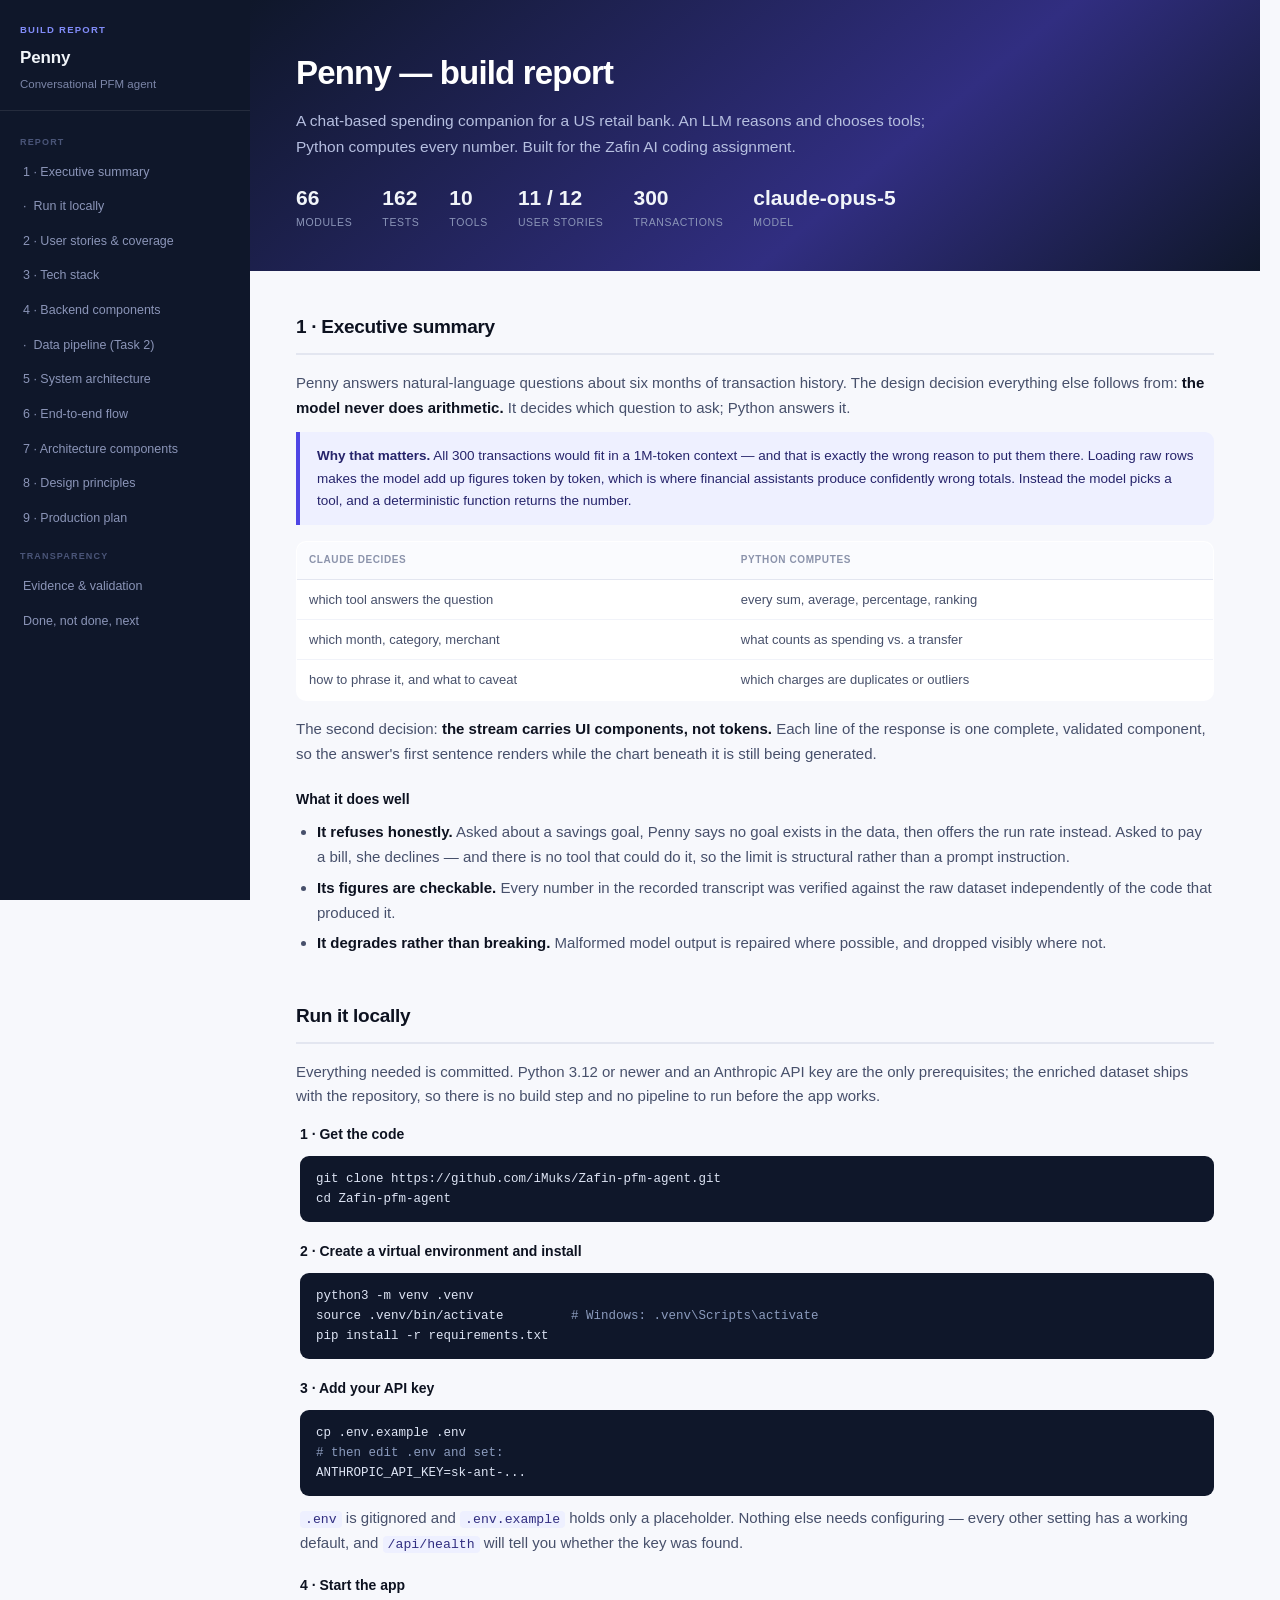
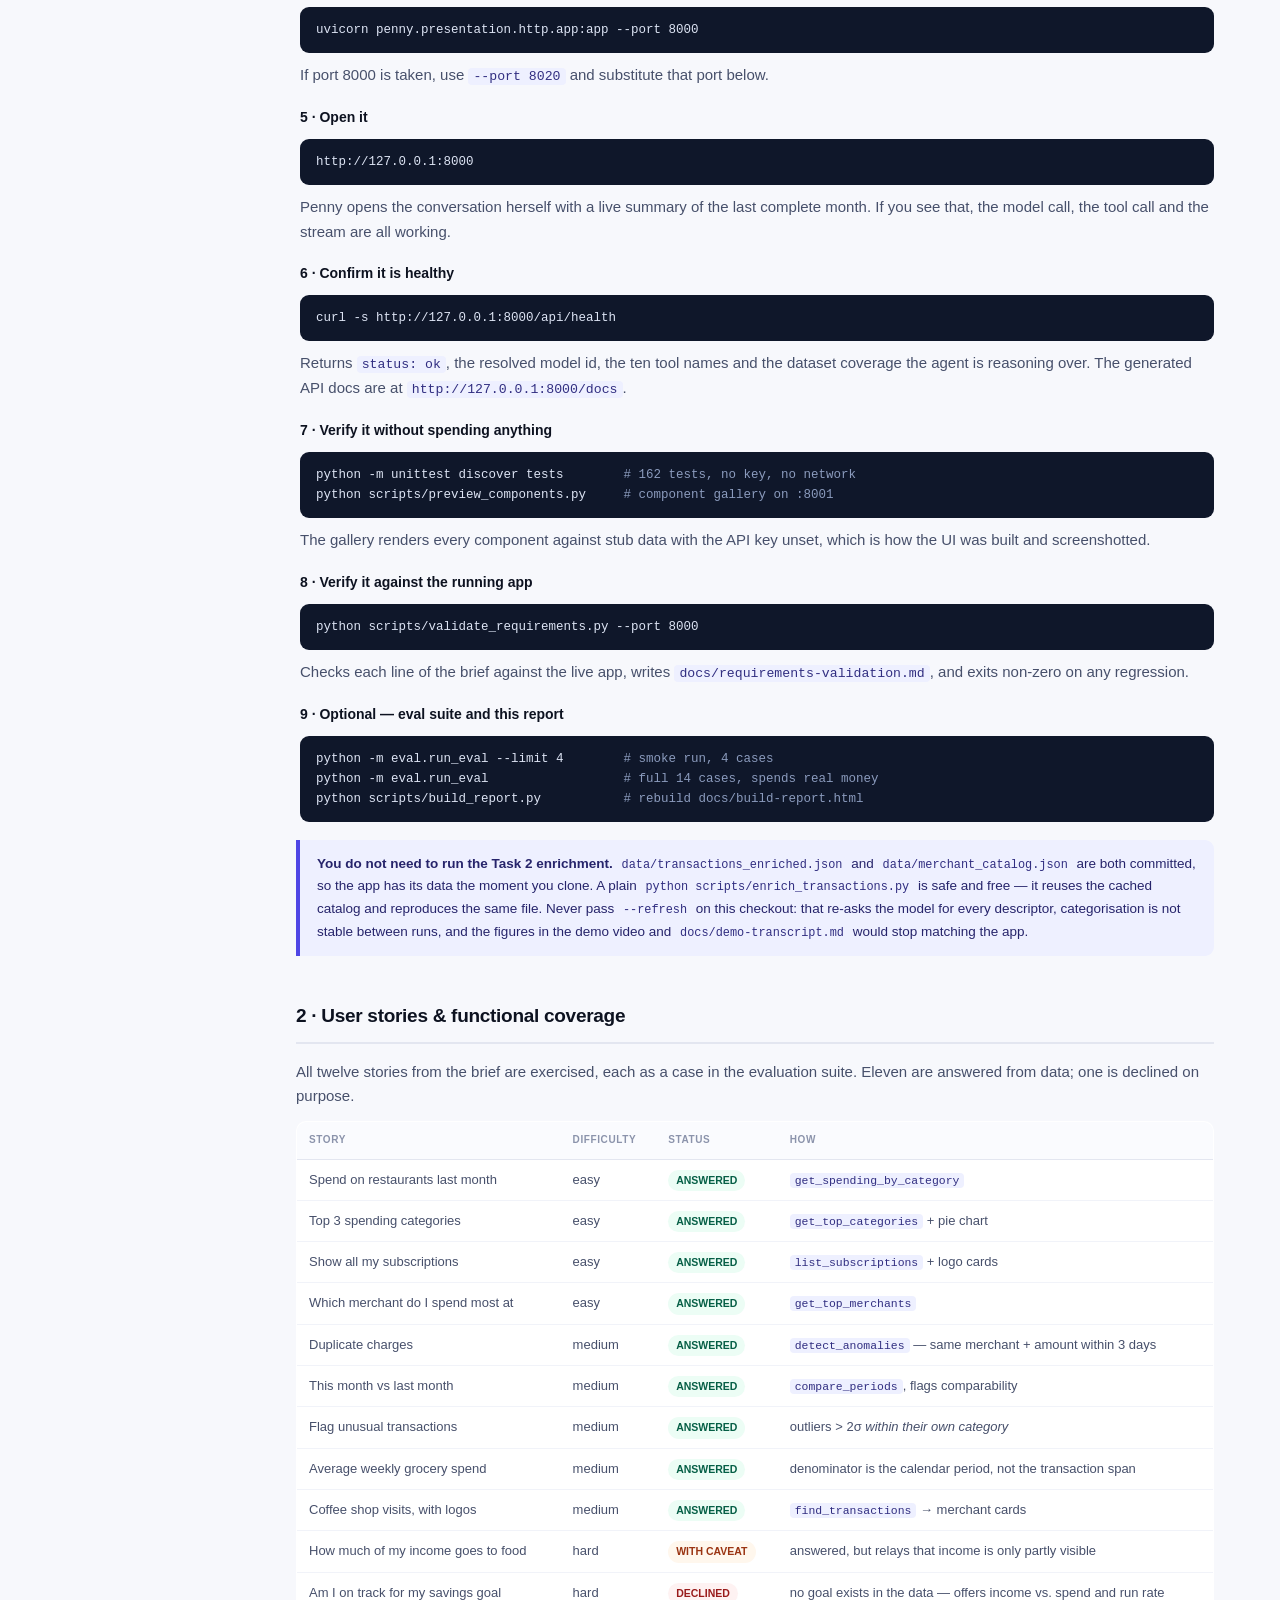
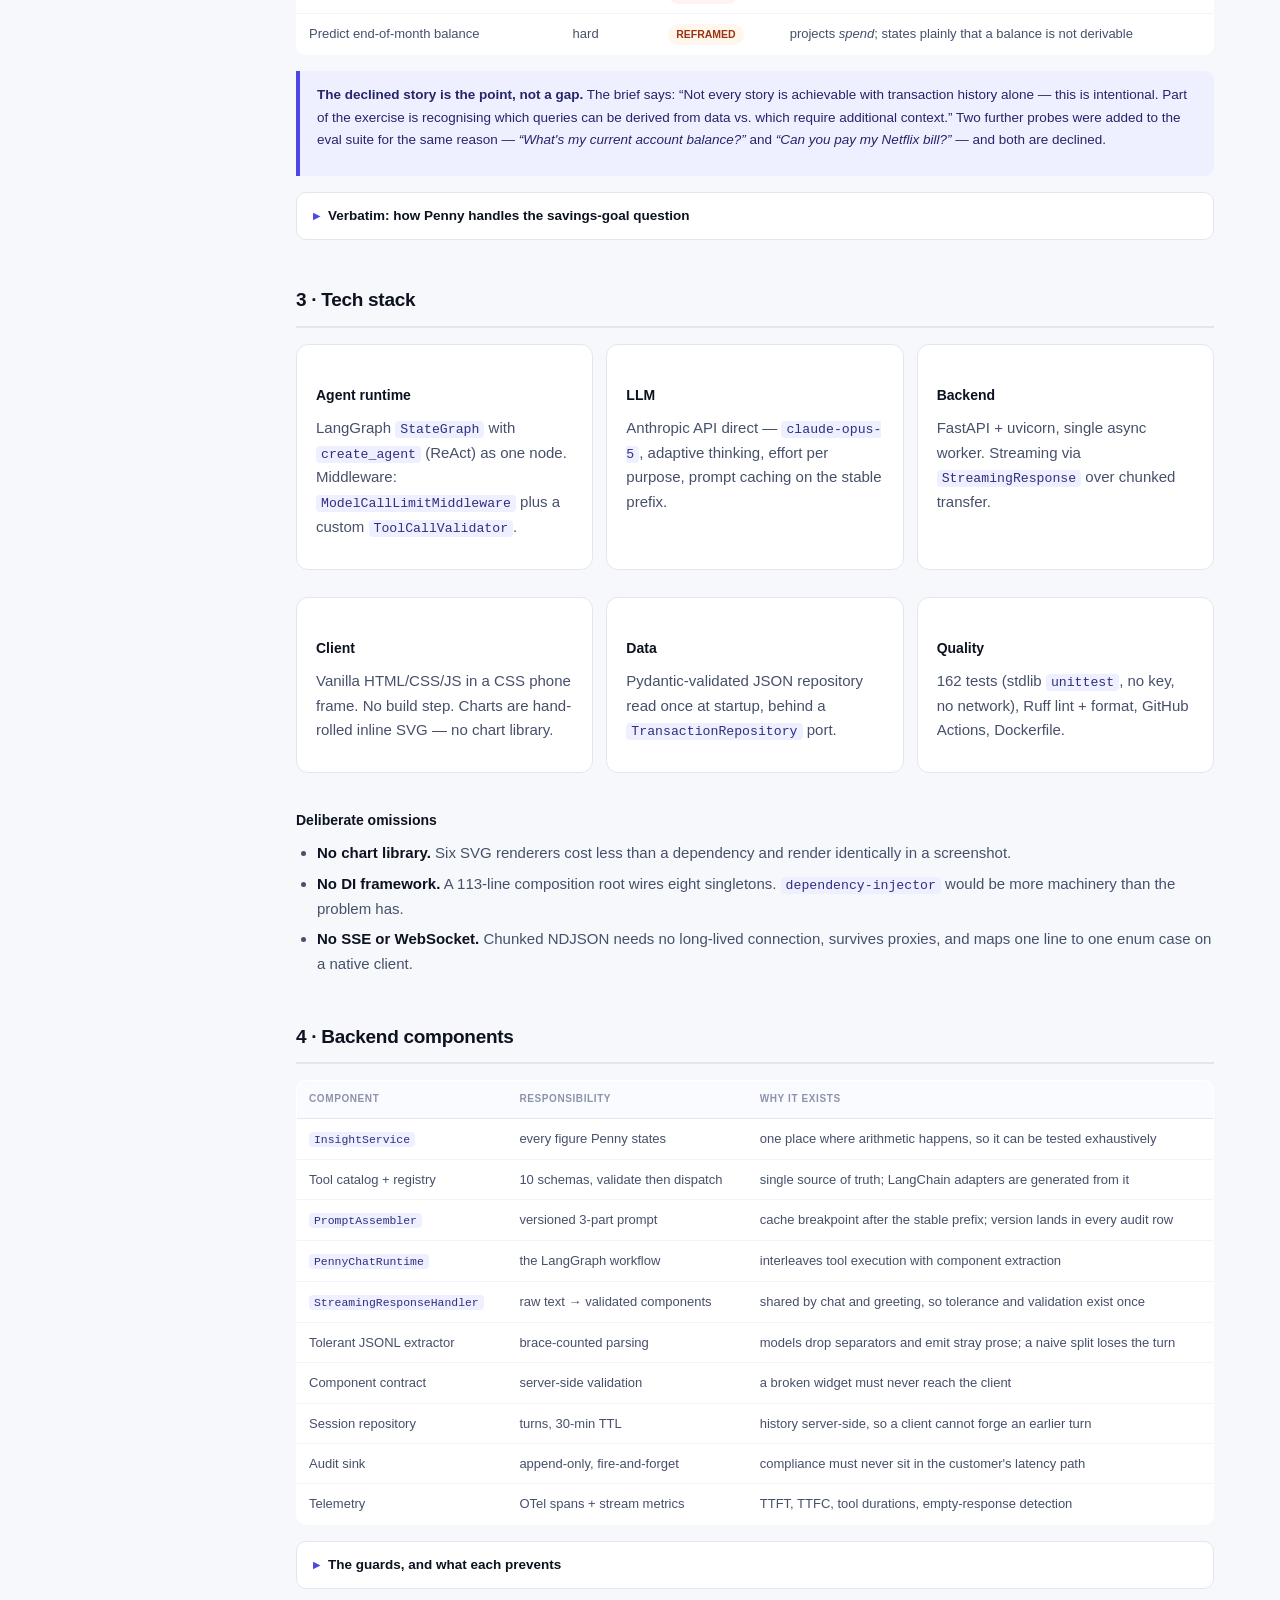
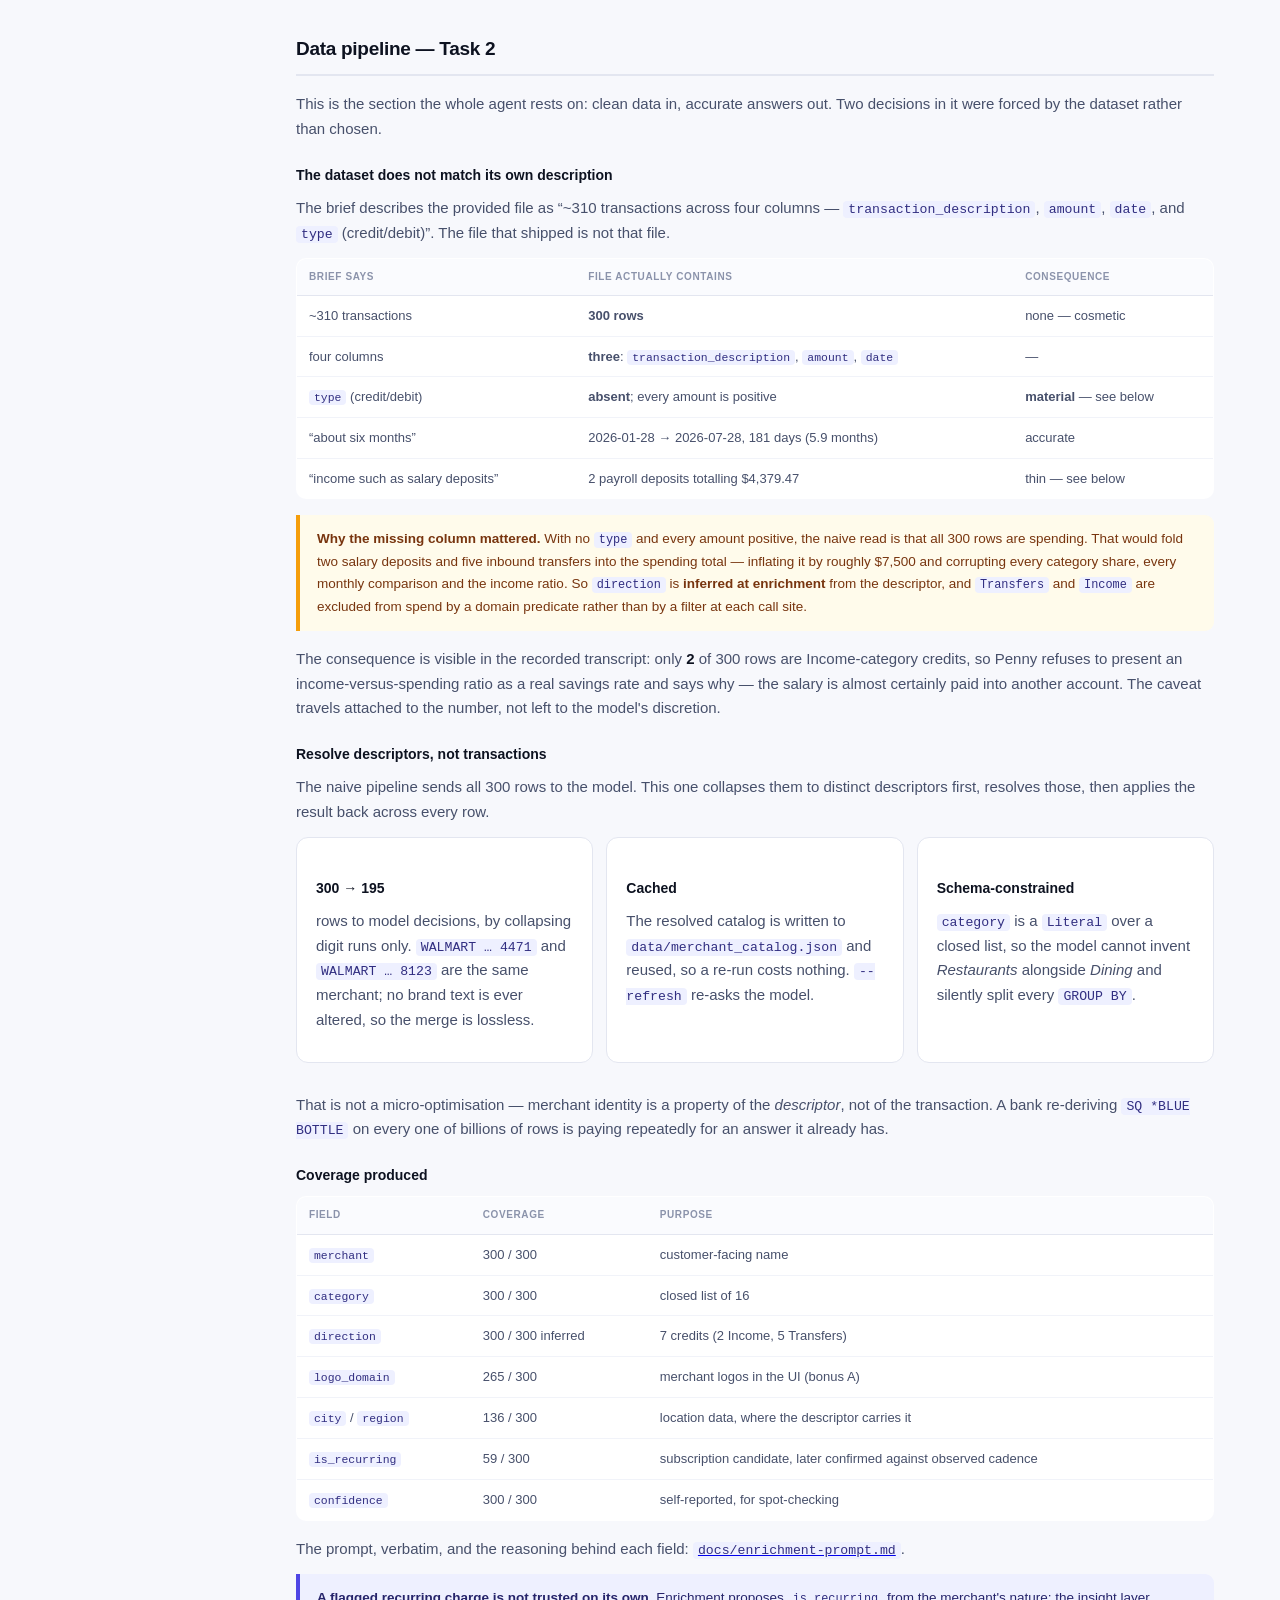
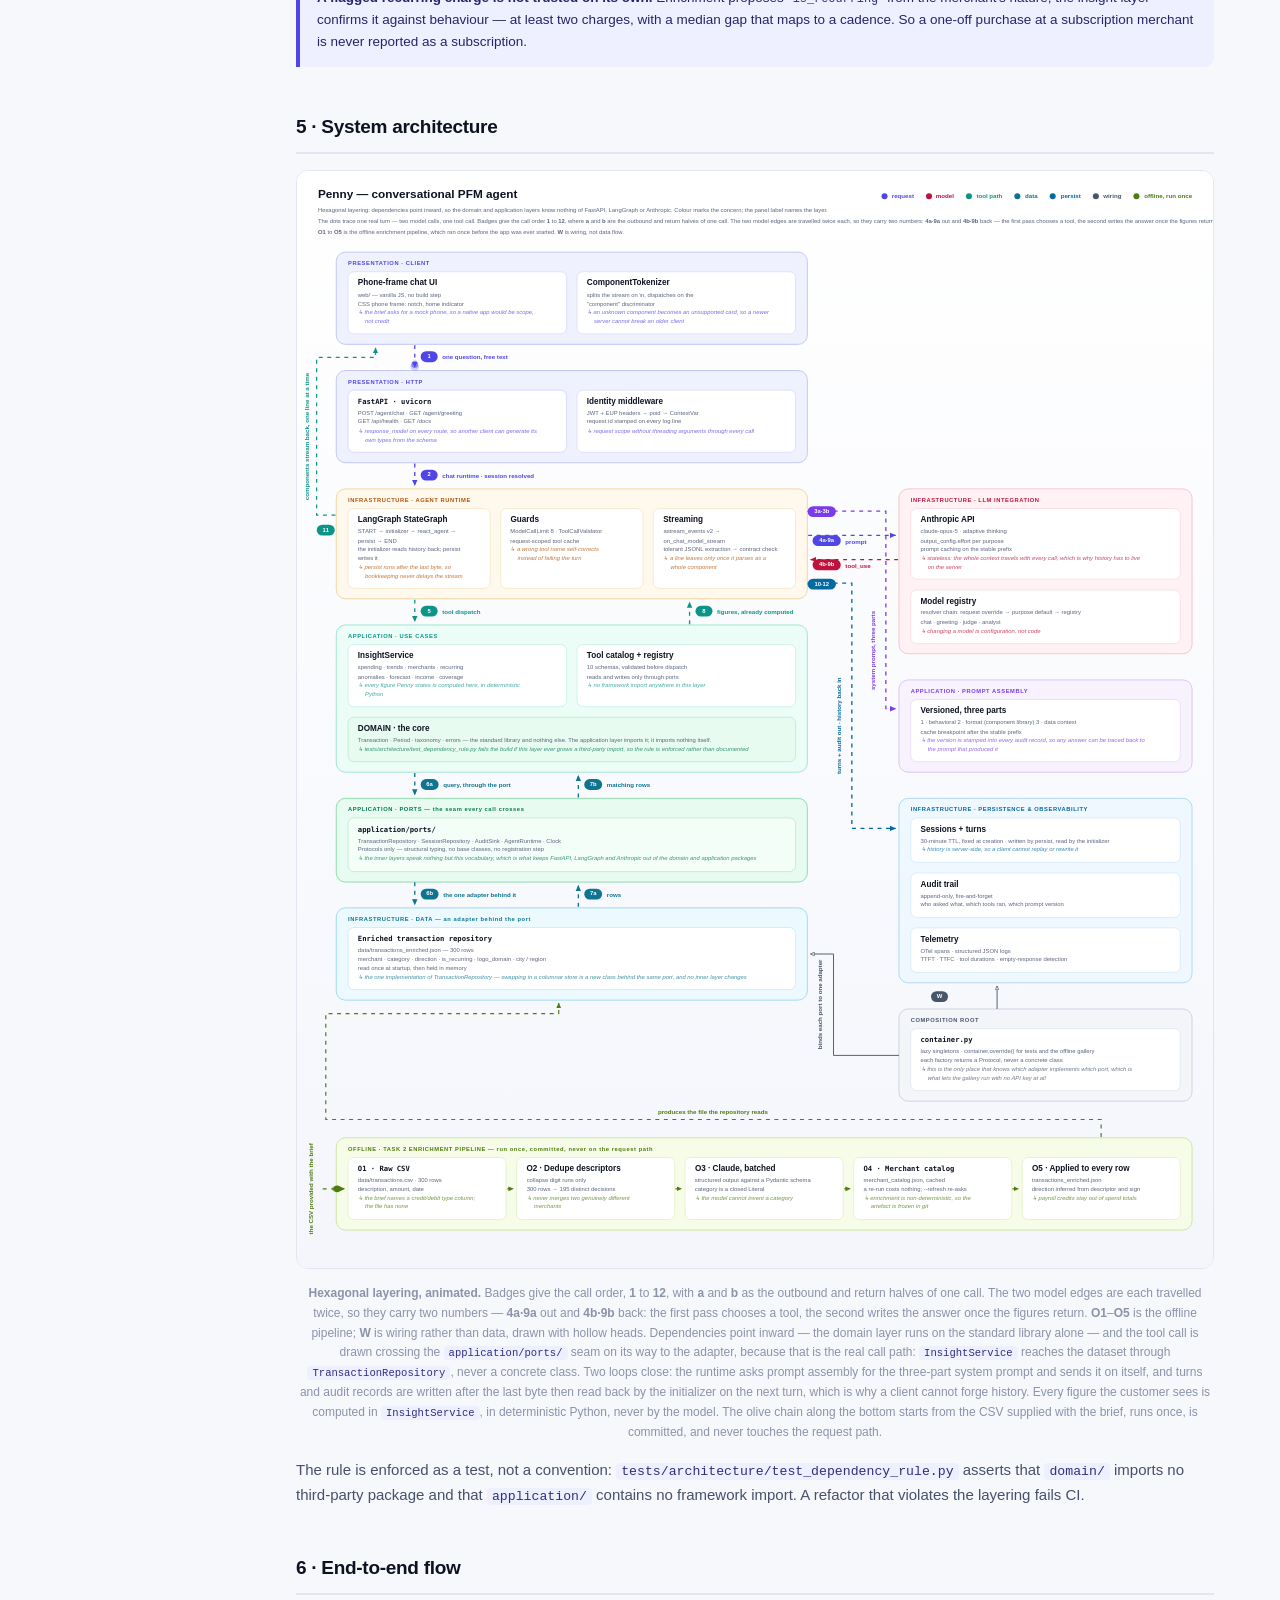
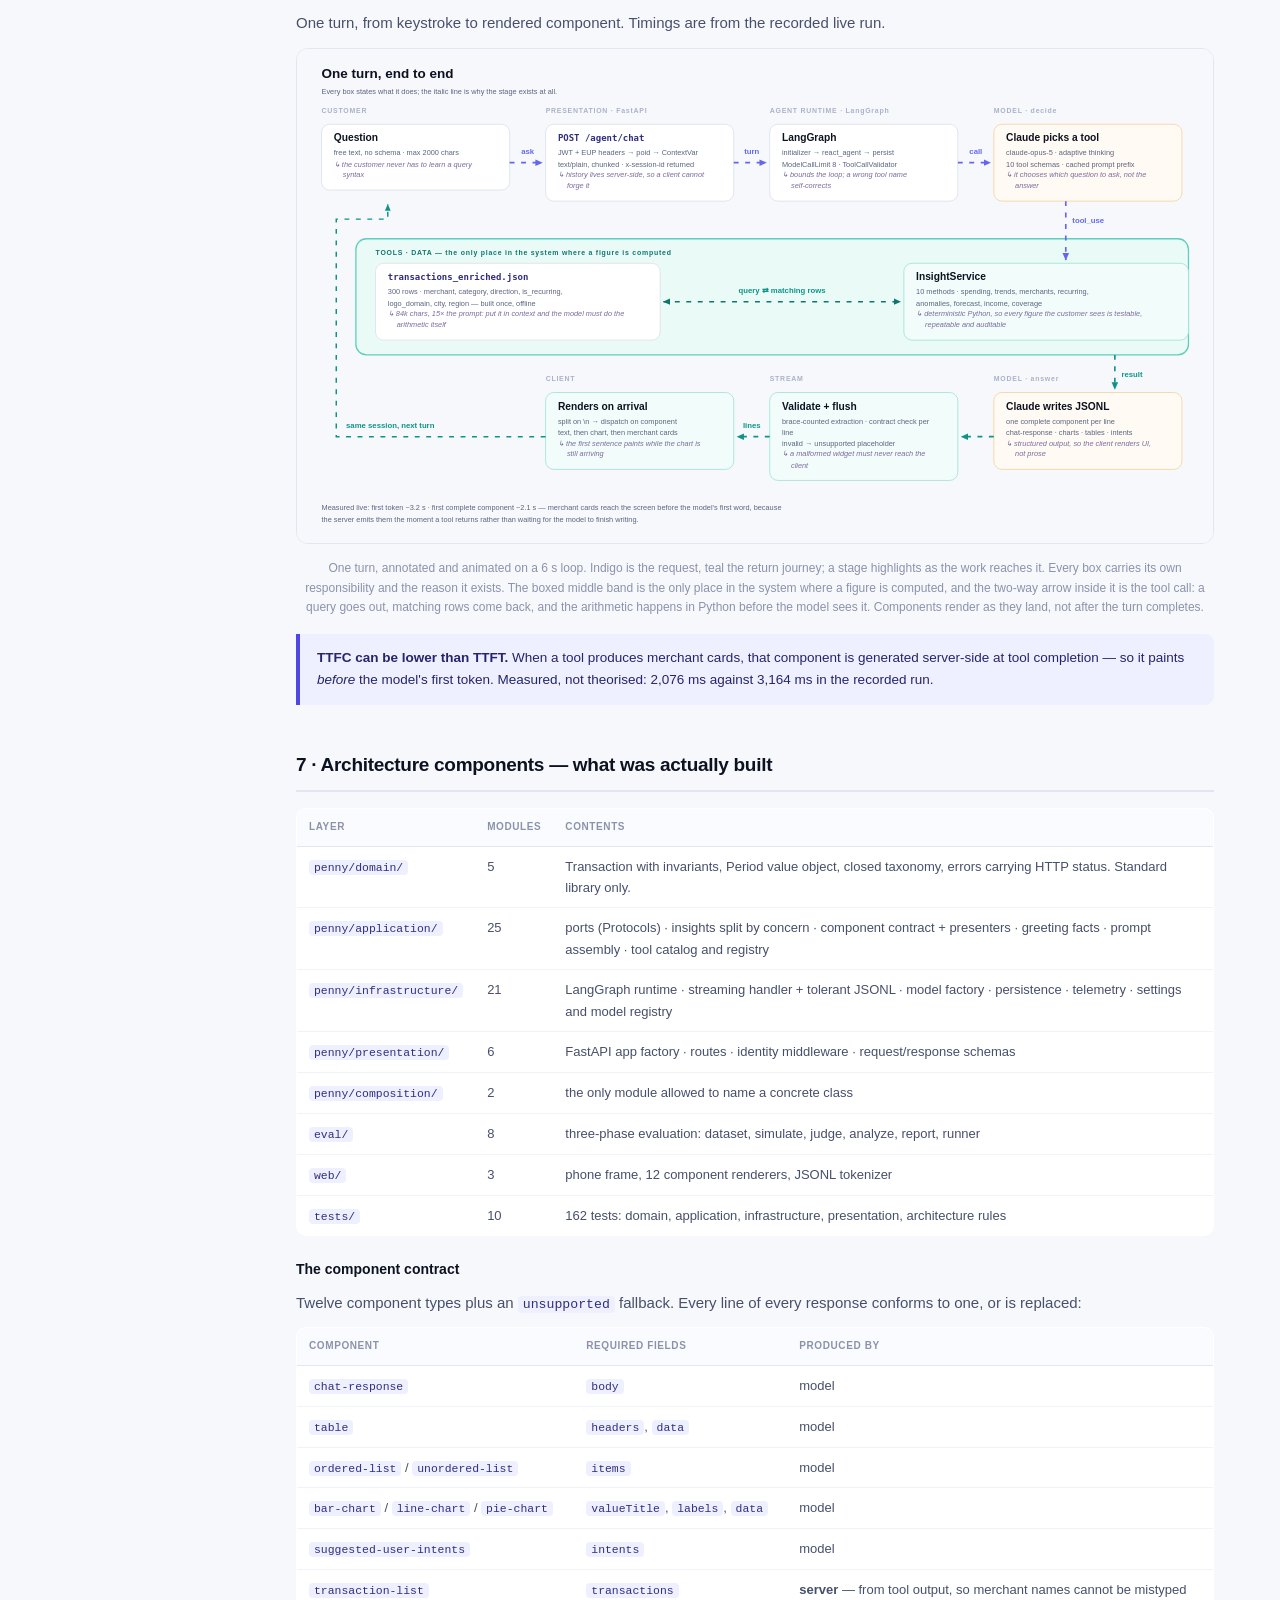
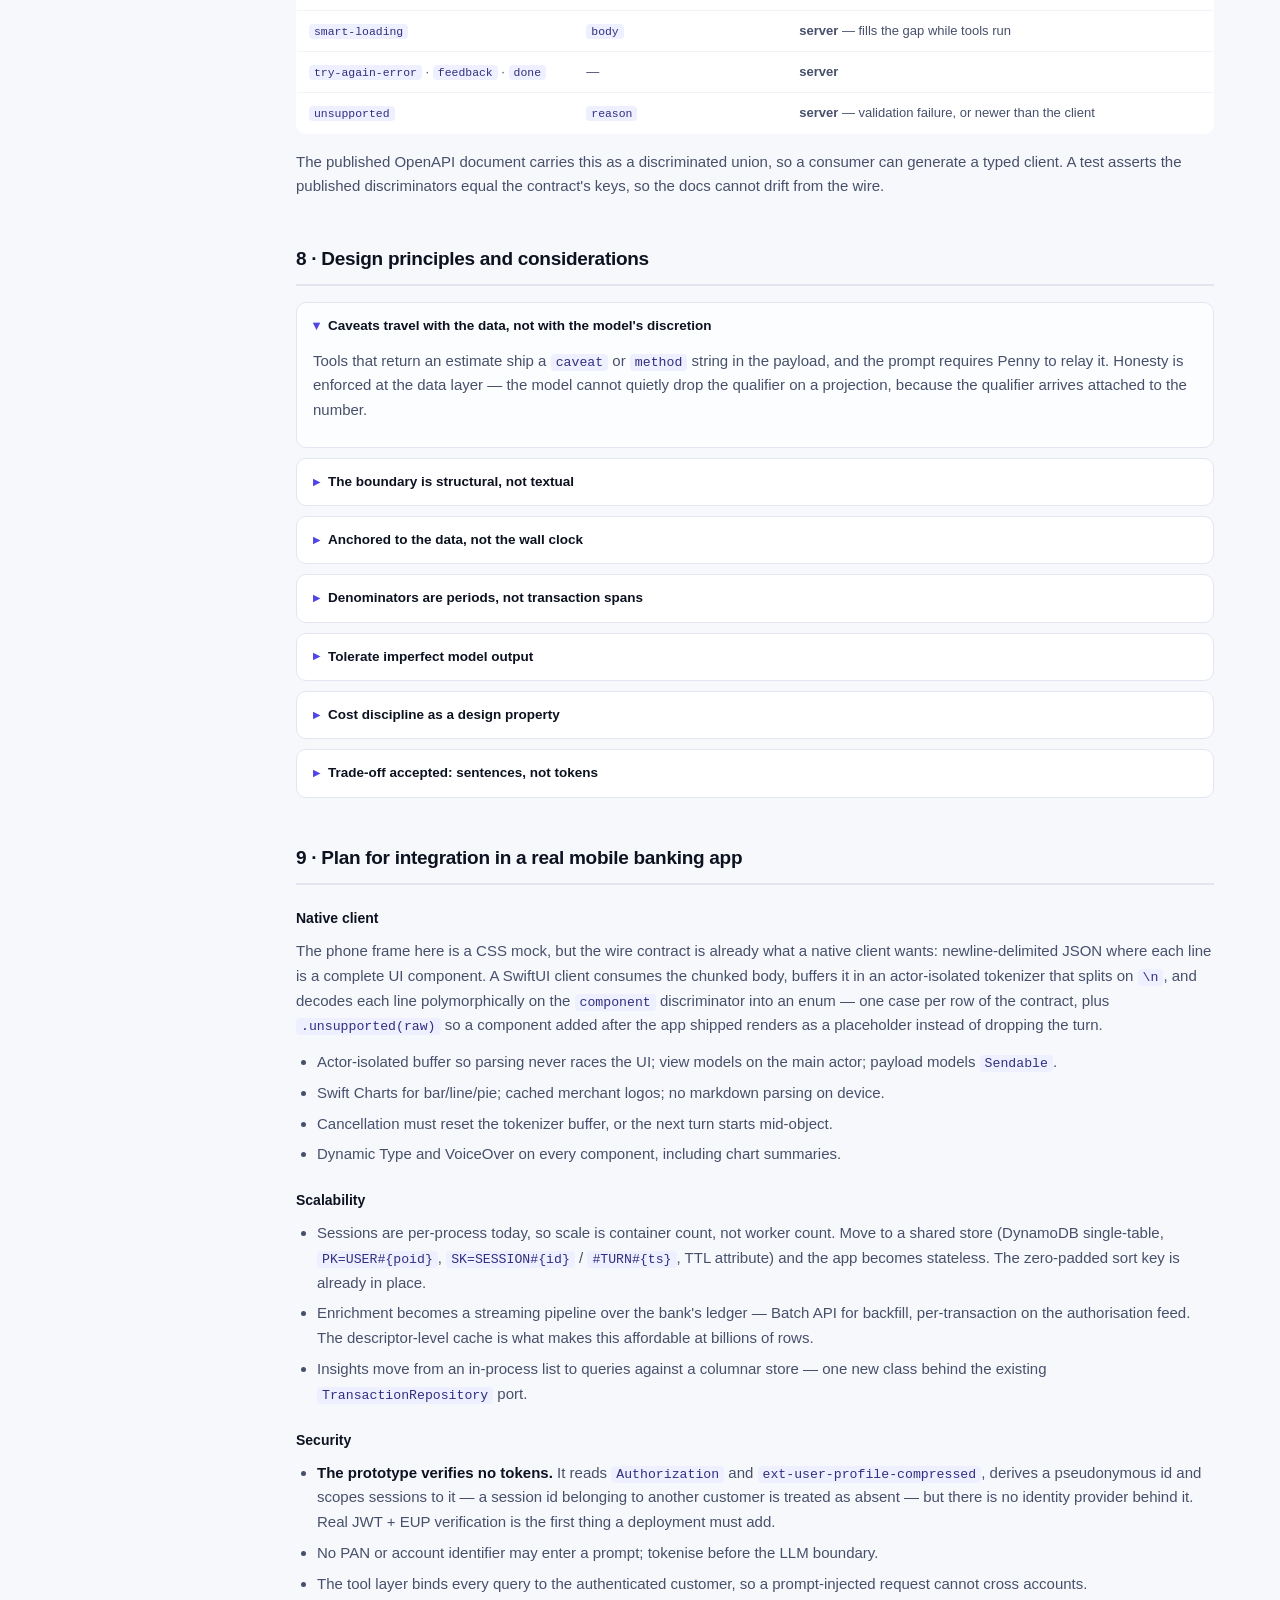
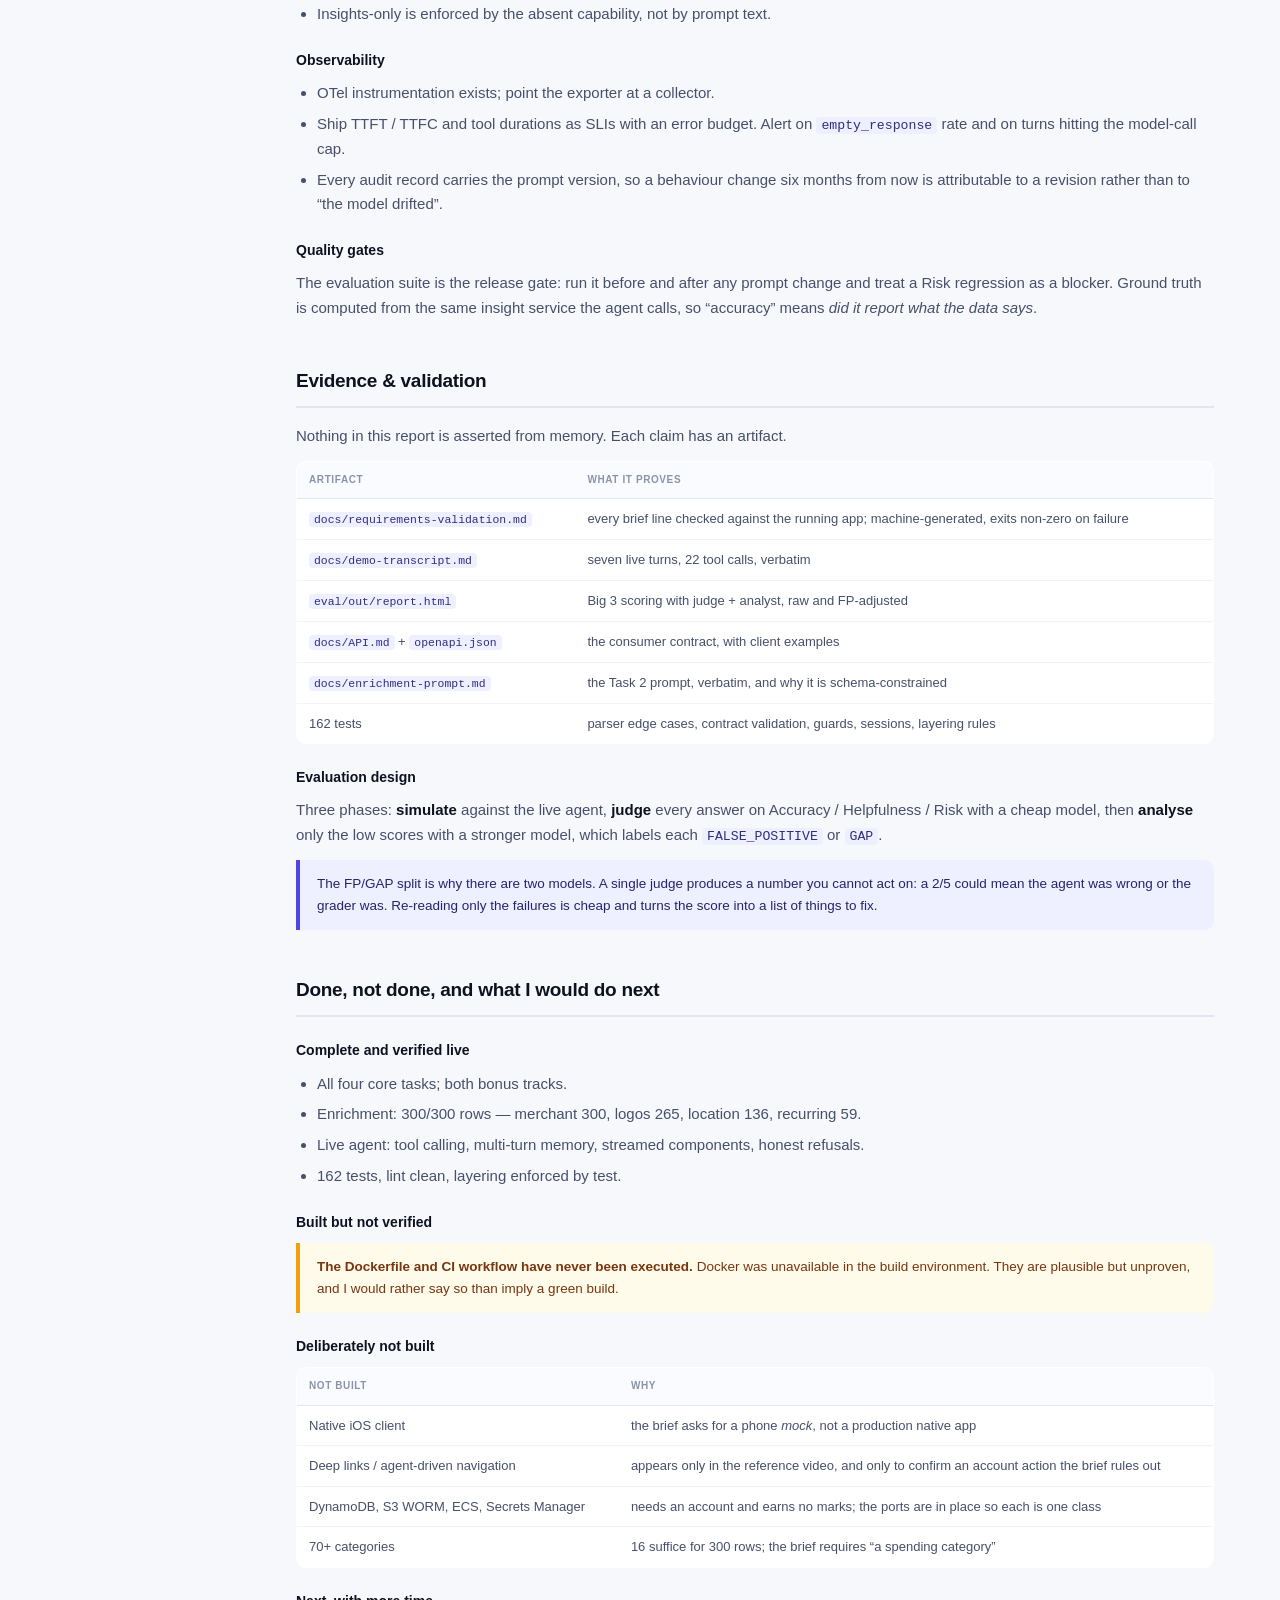
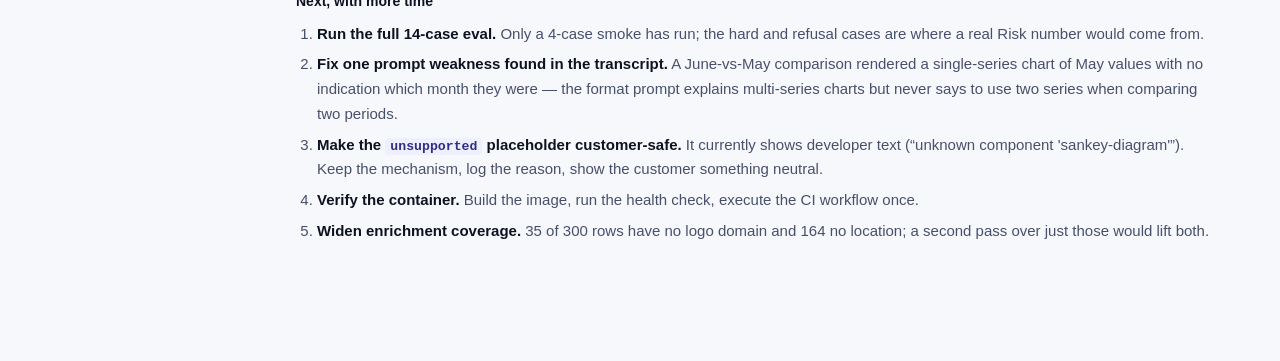
<file: docs/index.html>
<!doctype html>
<meta charset="utf-8">
<title>Penny — Build Report</title>
<meta http-equiv="refresh" content="0; url=build-report.html">
<link rel="canonical" href="build-report.html">
<style>
  :root { color-scheme: light dark }
  body { font: 16px/1.6 -apple-system, BlinkMacSystemFont, "Segoe UI", Roboto, sans-serif;
         margin: 0; min-height: 100vh; display: grid; place-items: center; padding: 2rem }
  a { color: #4f46e5 }
</style>
<p>Redirecting to the <a href="build-report.html">Penny build report</a>…</p>
</file>
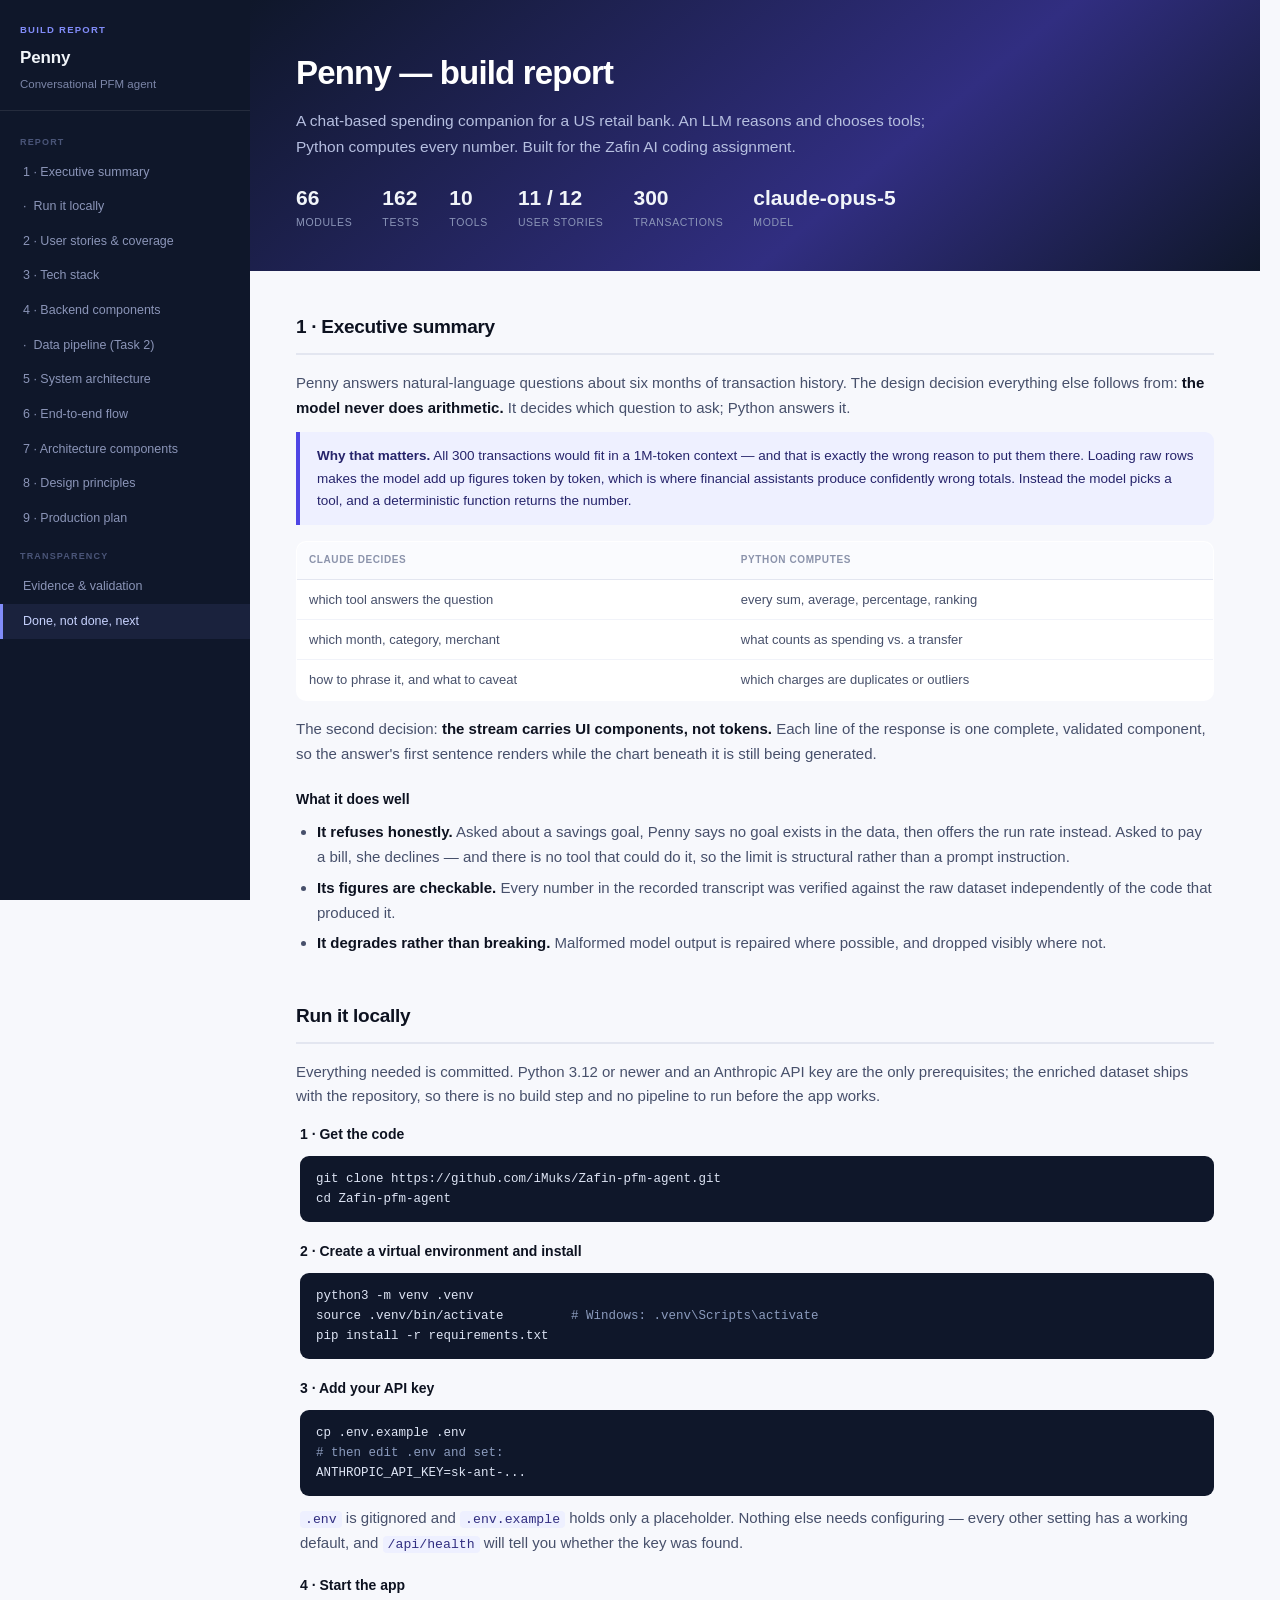
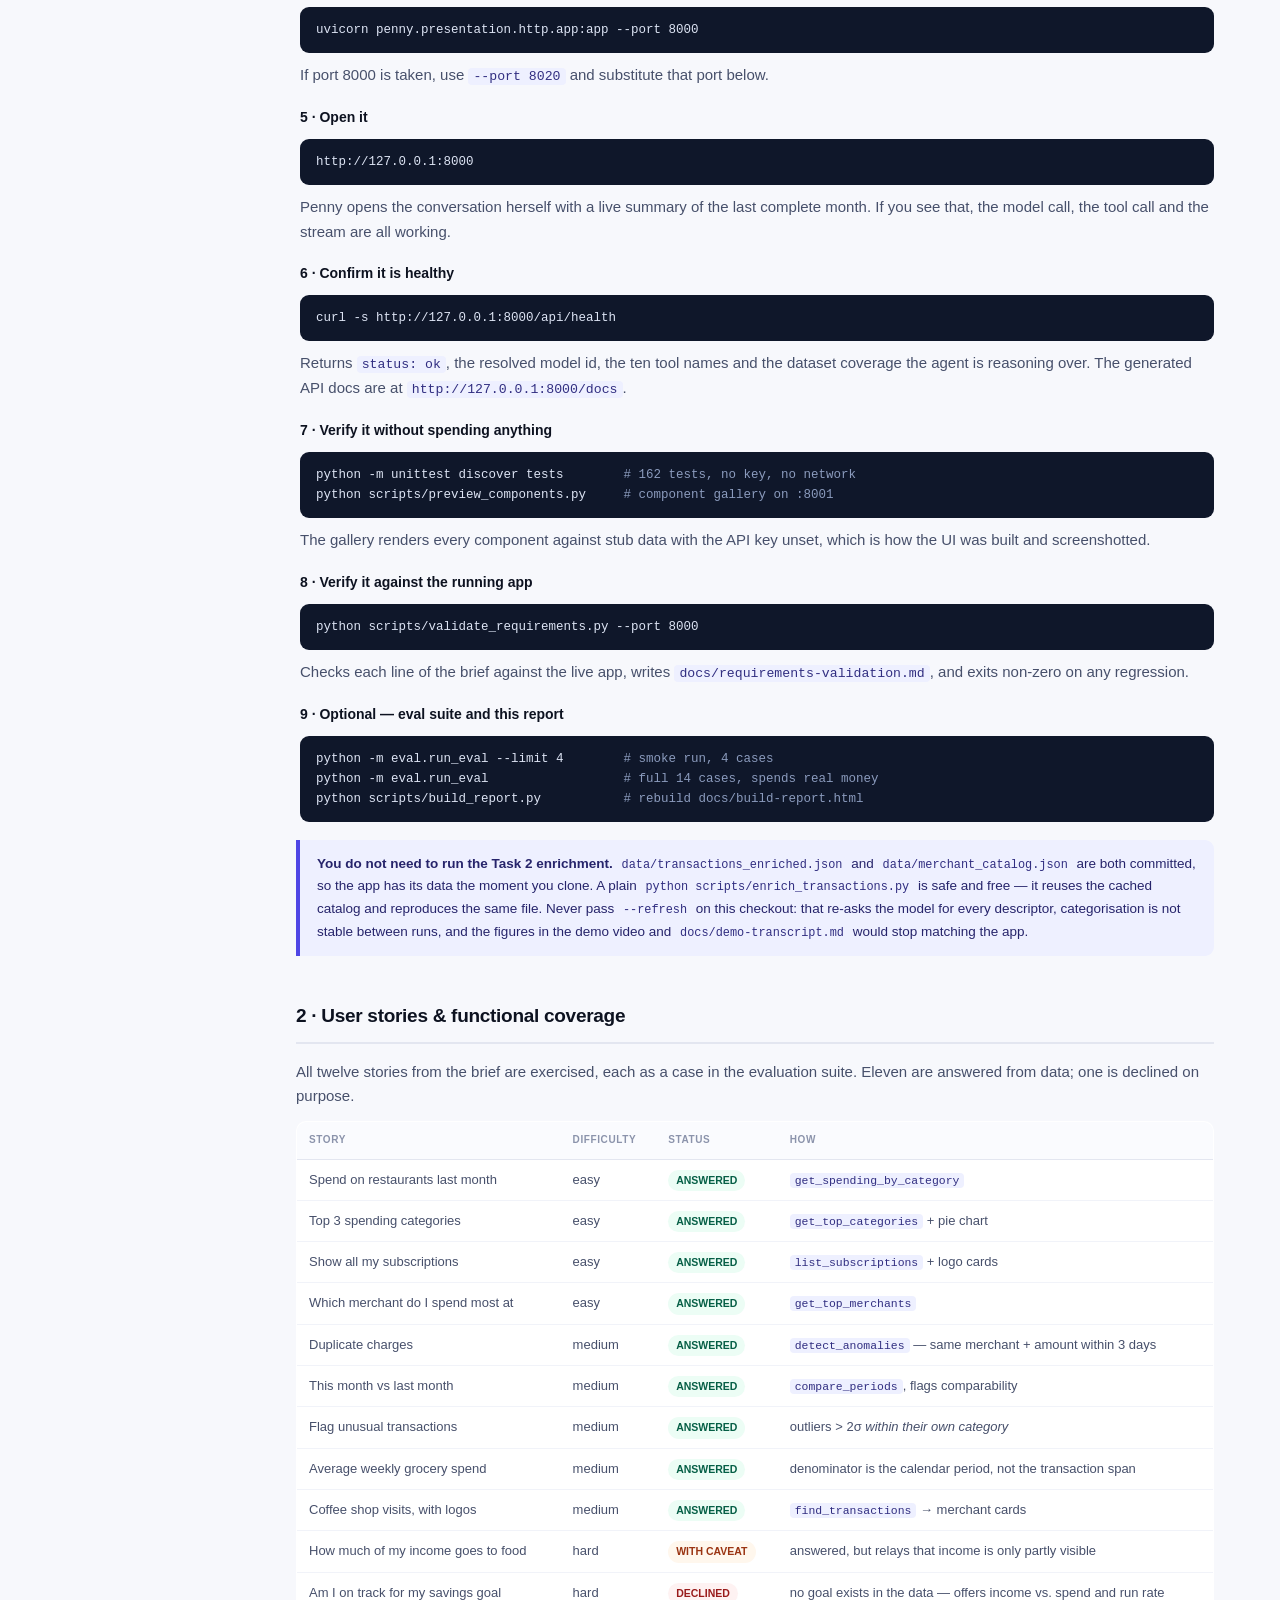
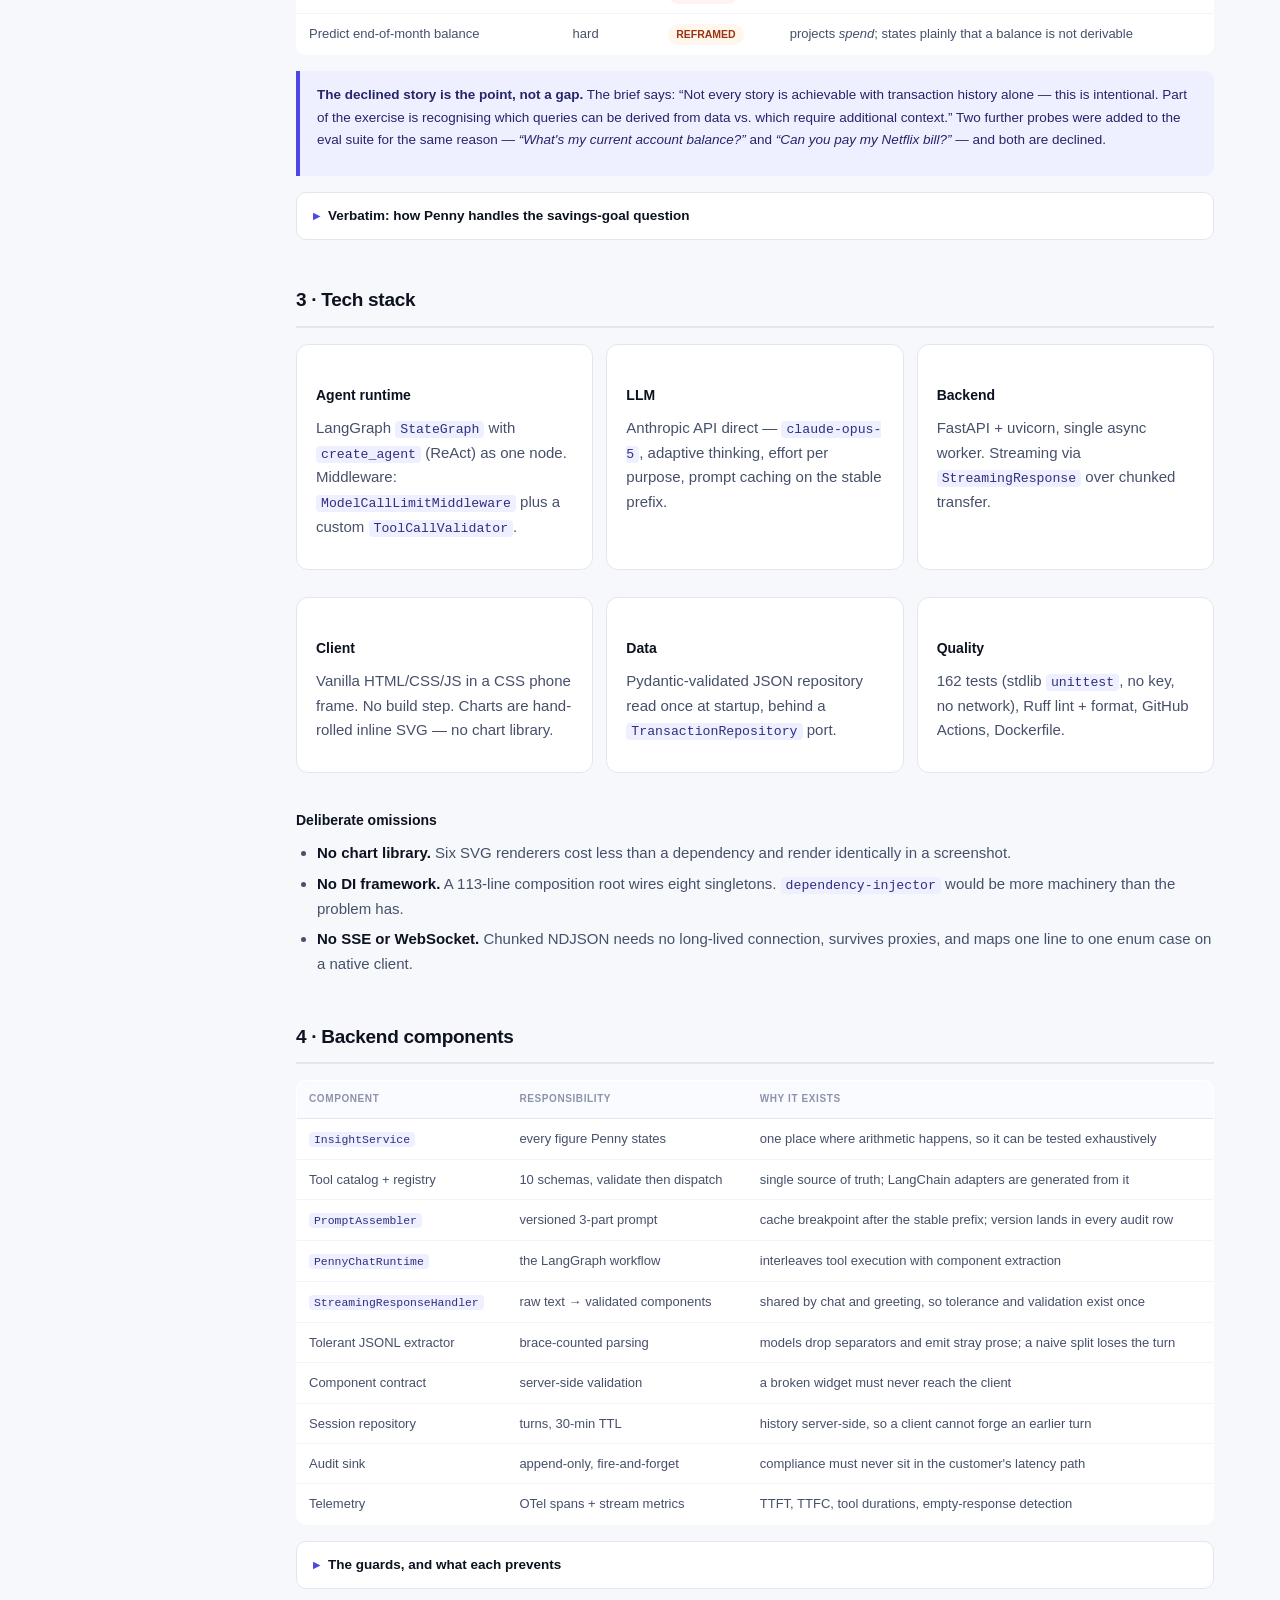
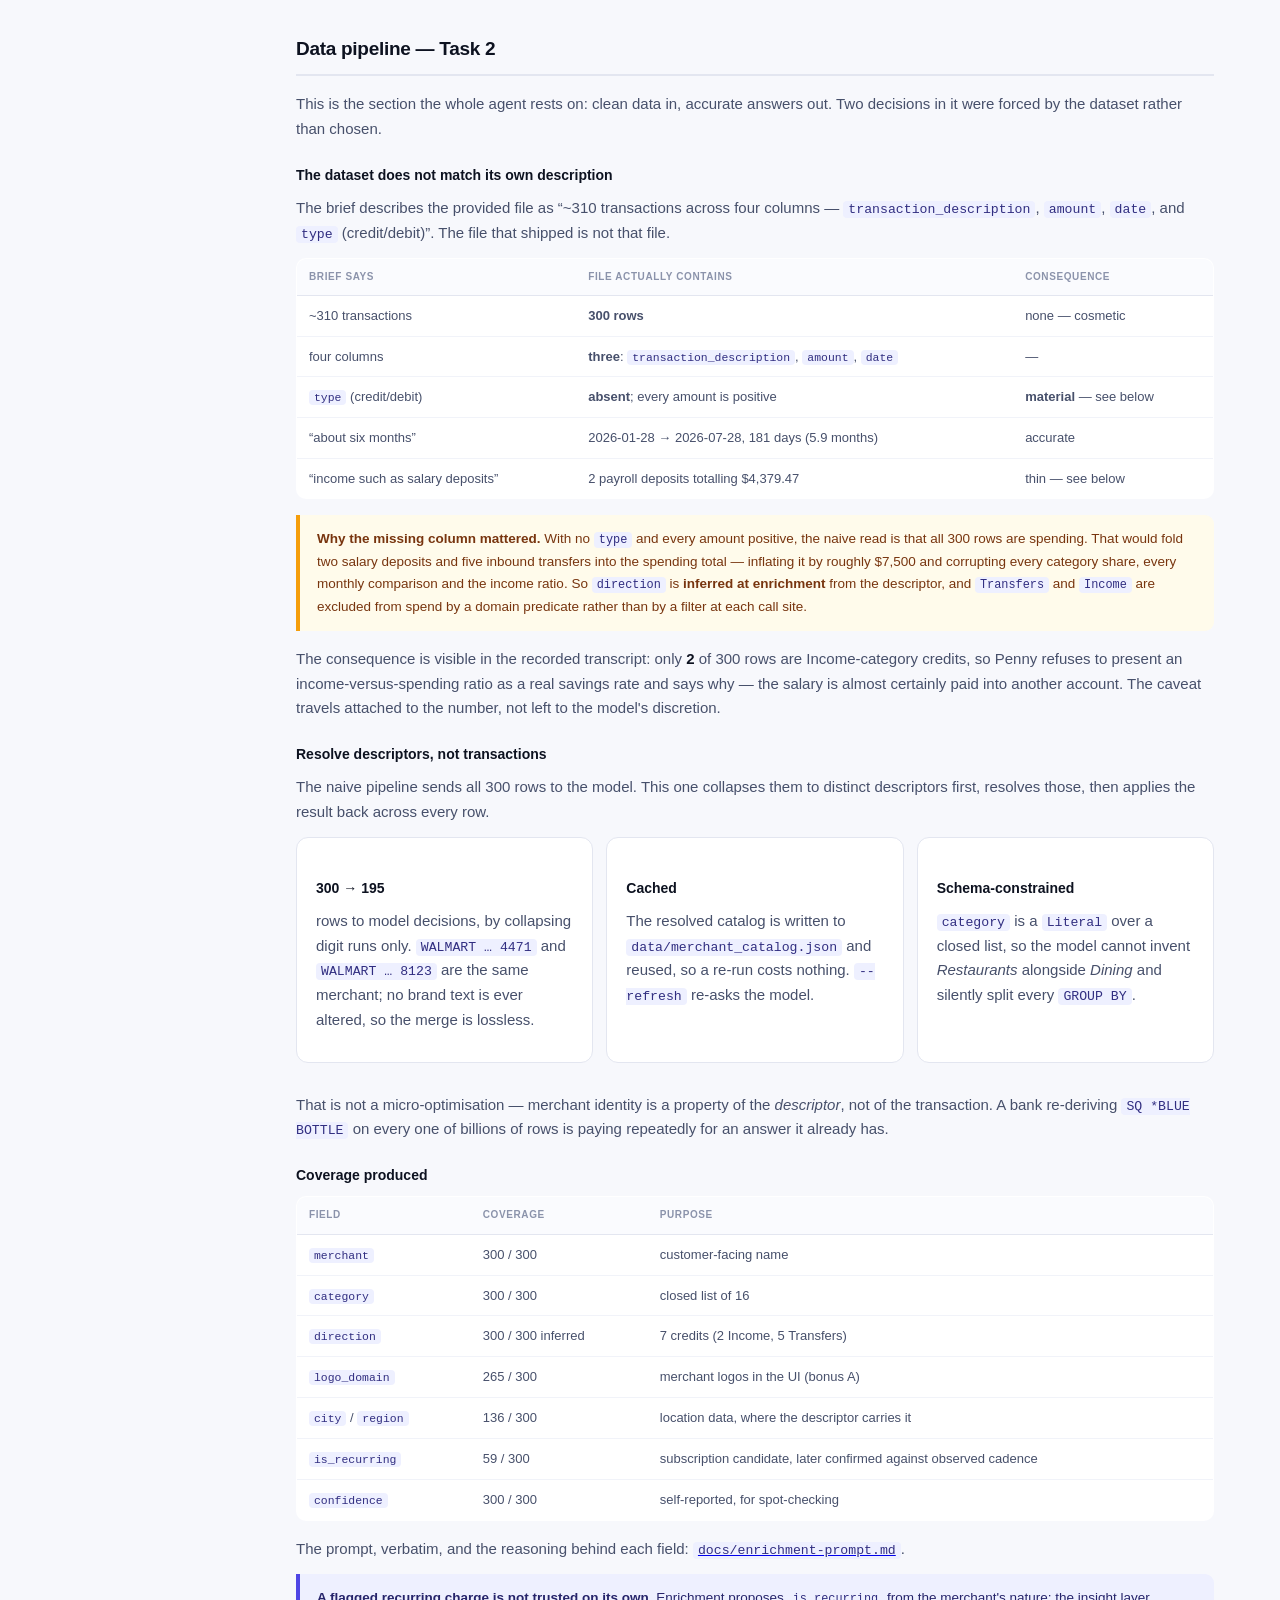
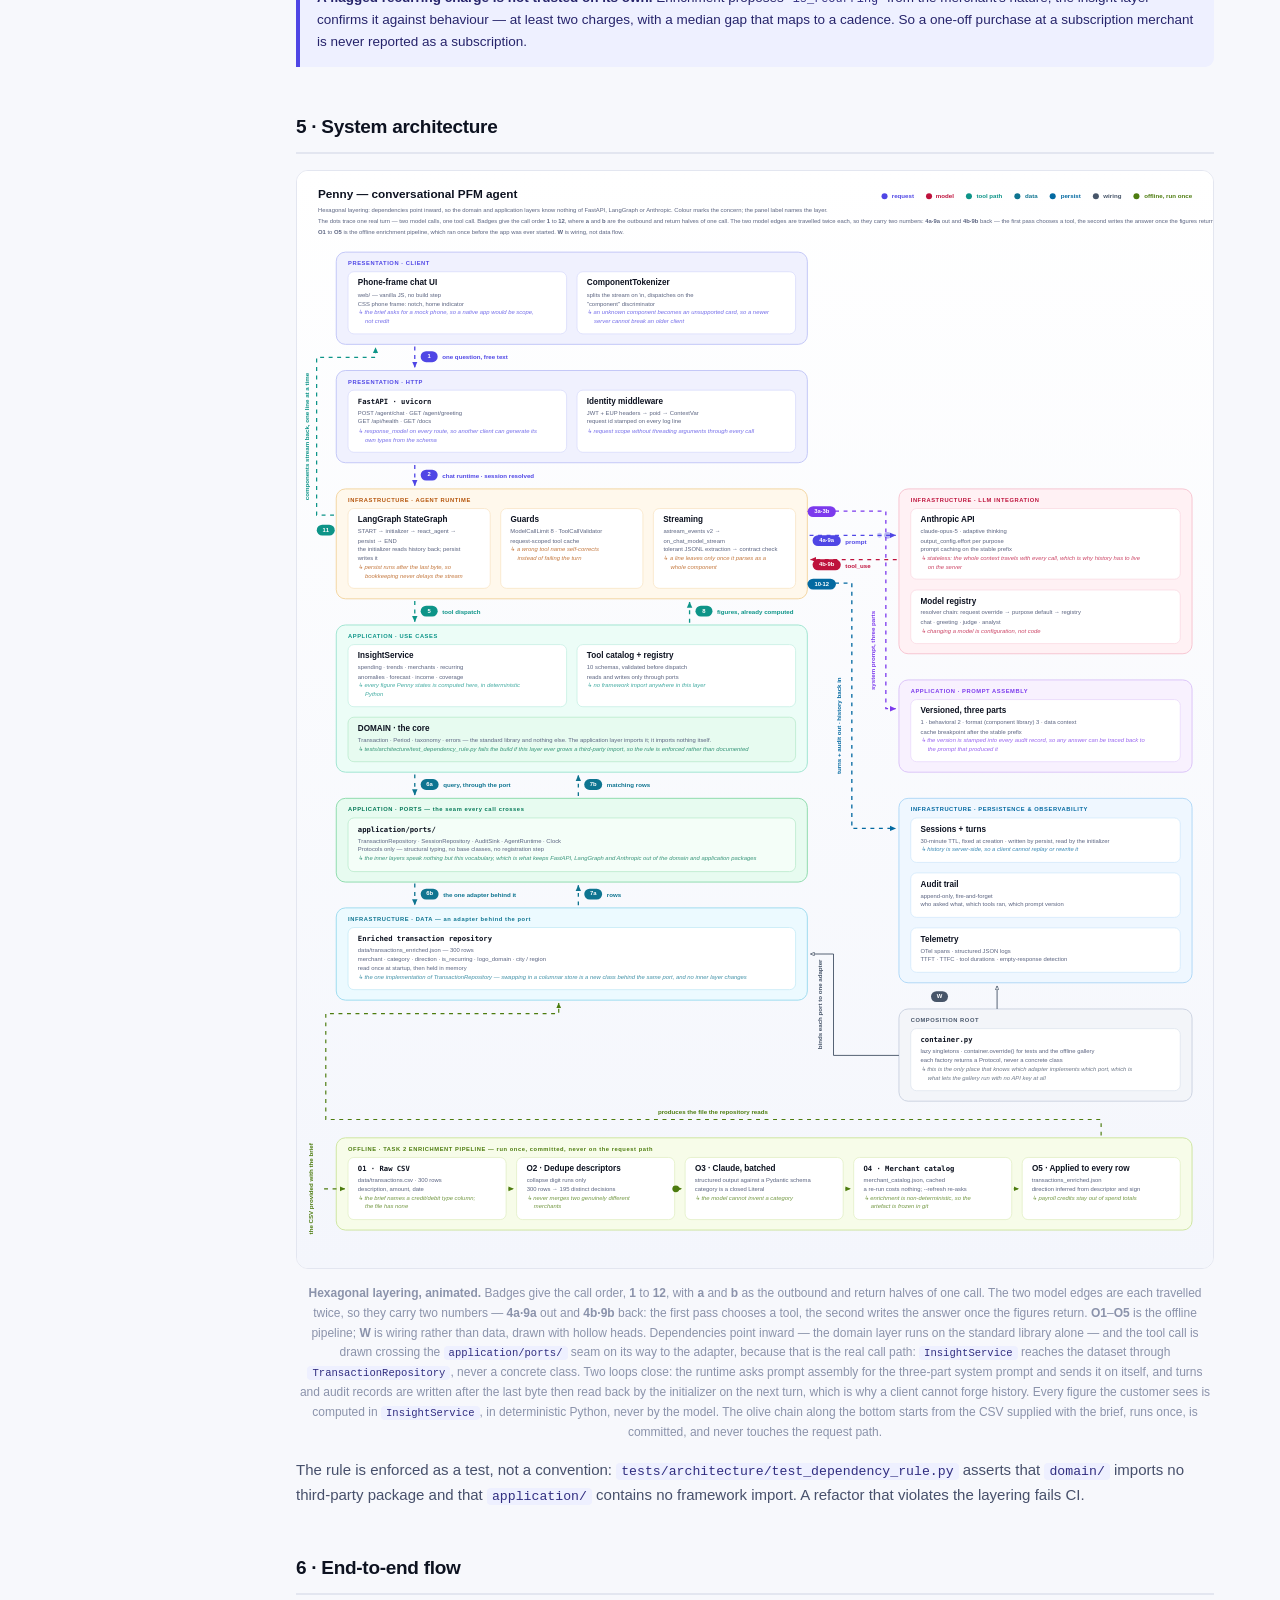
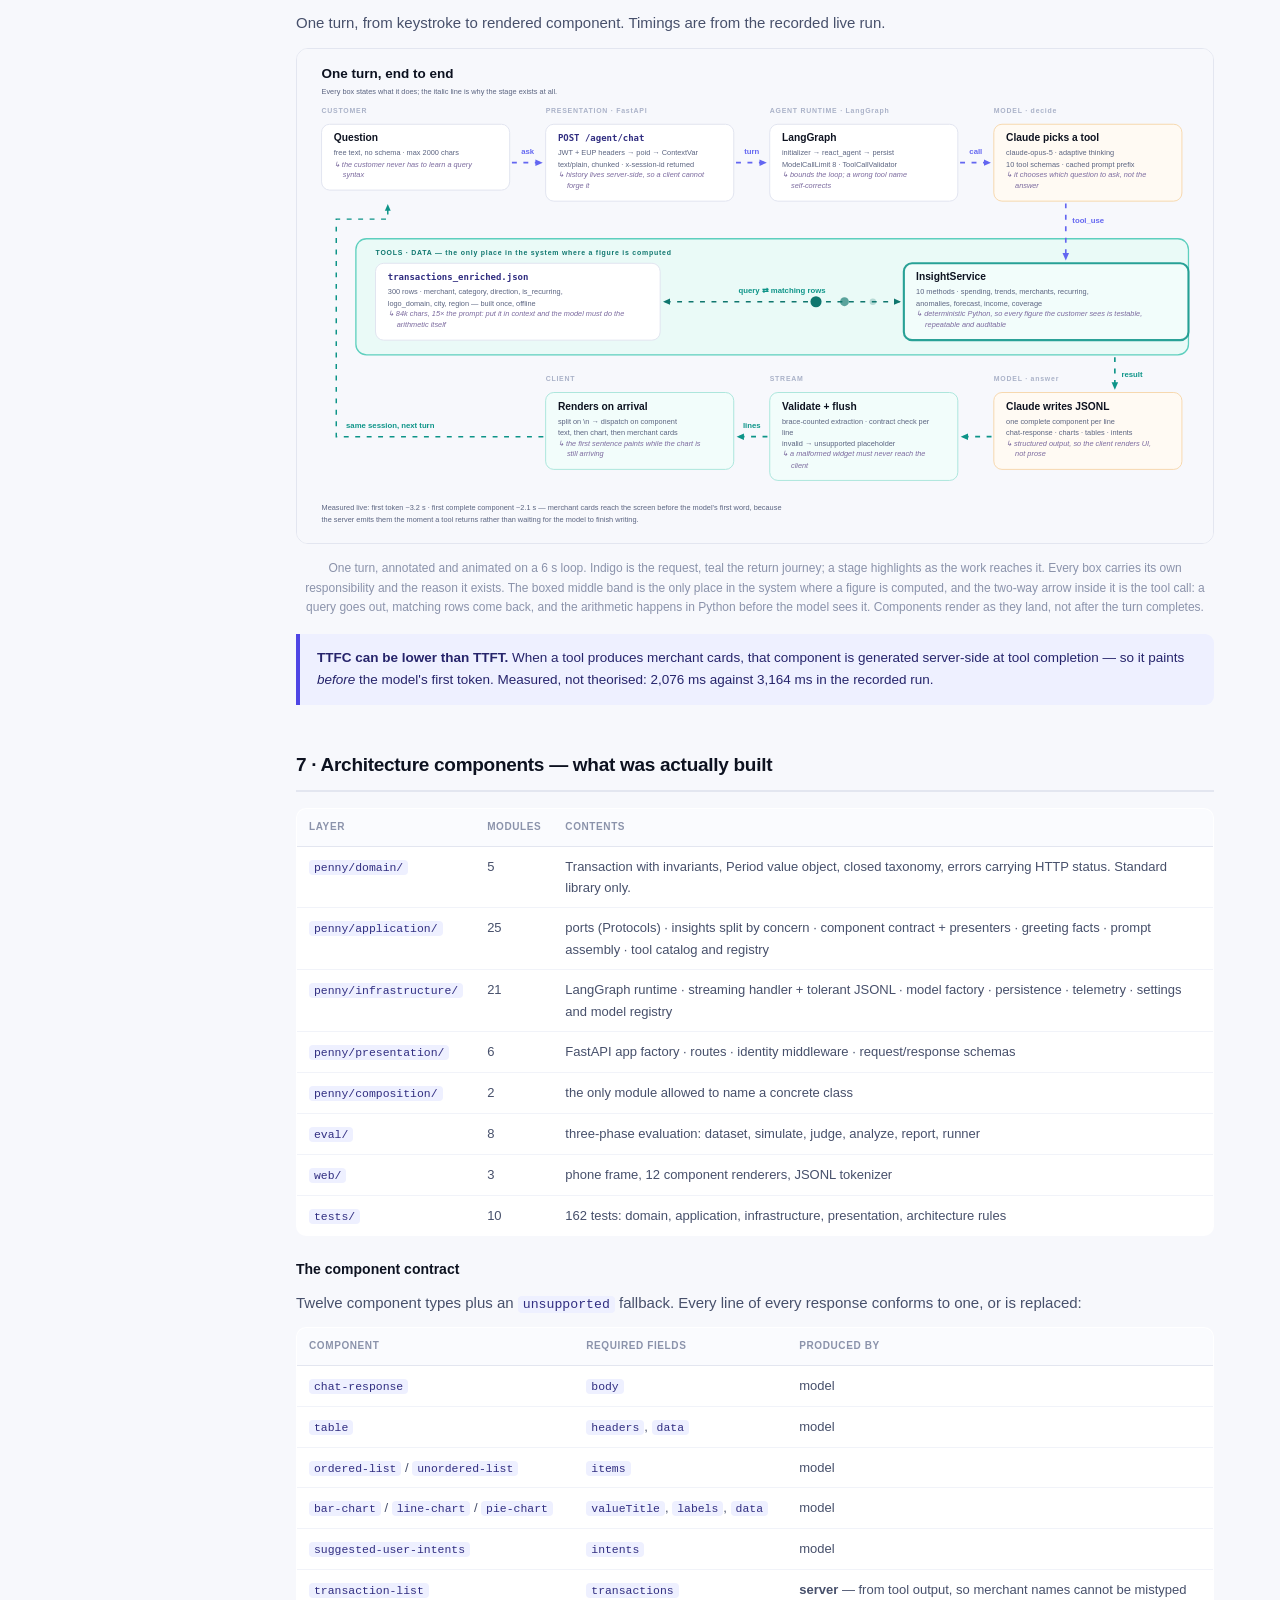
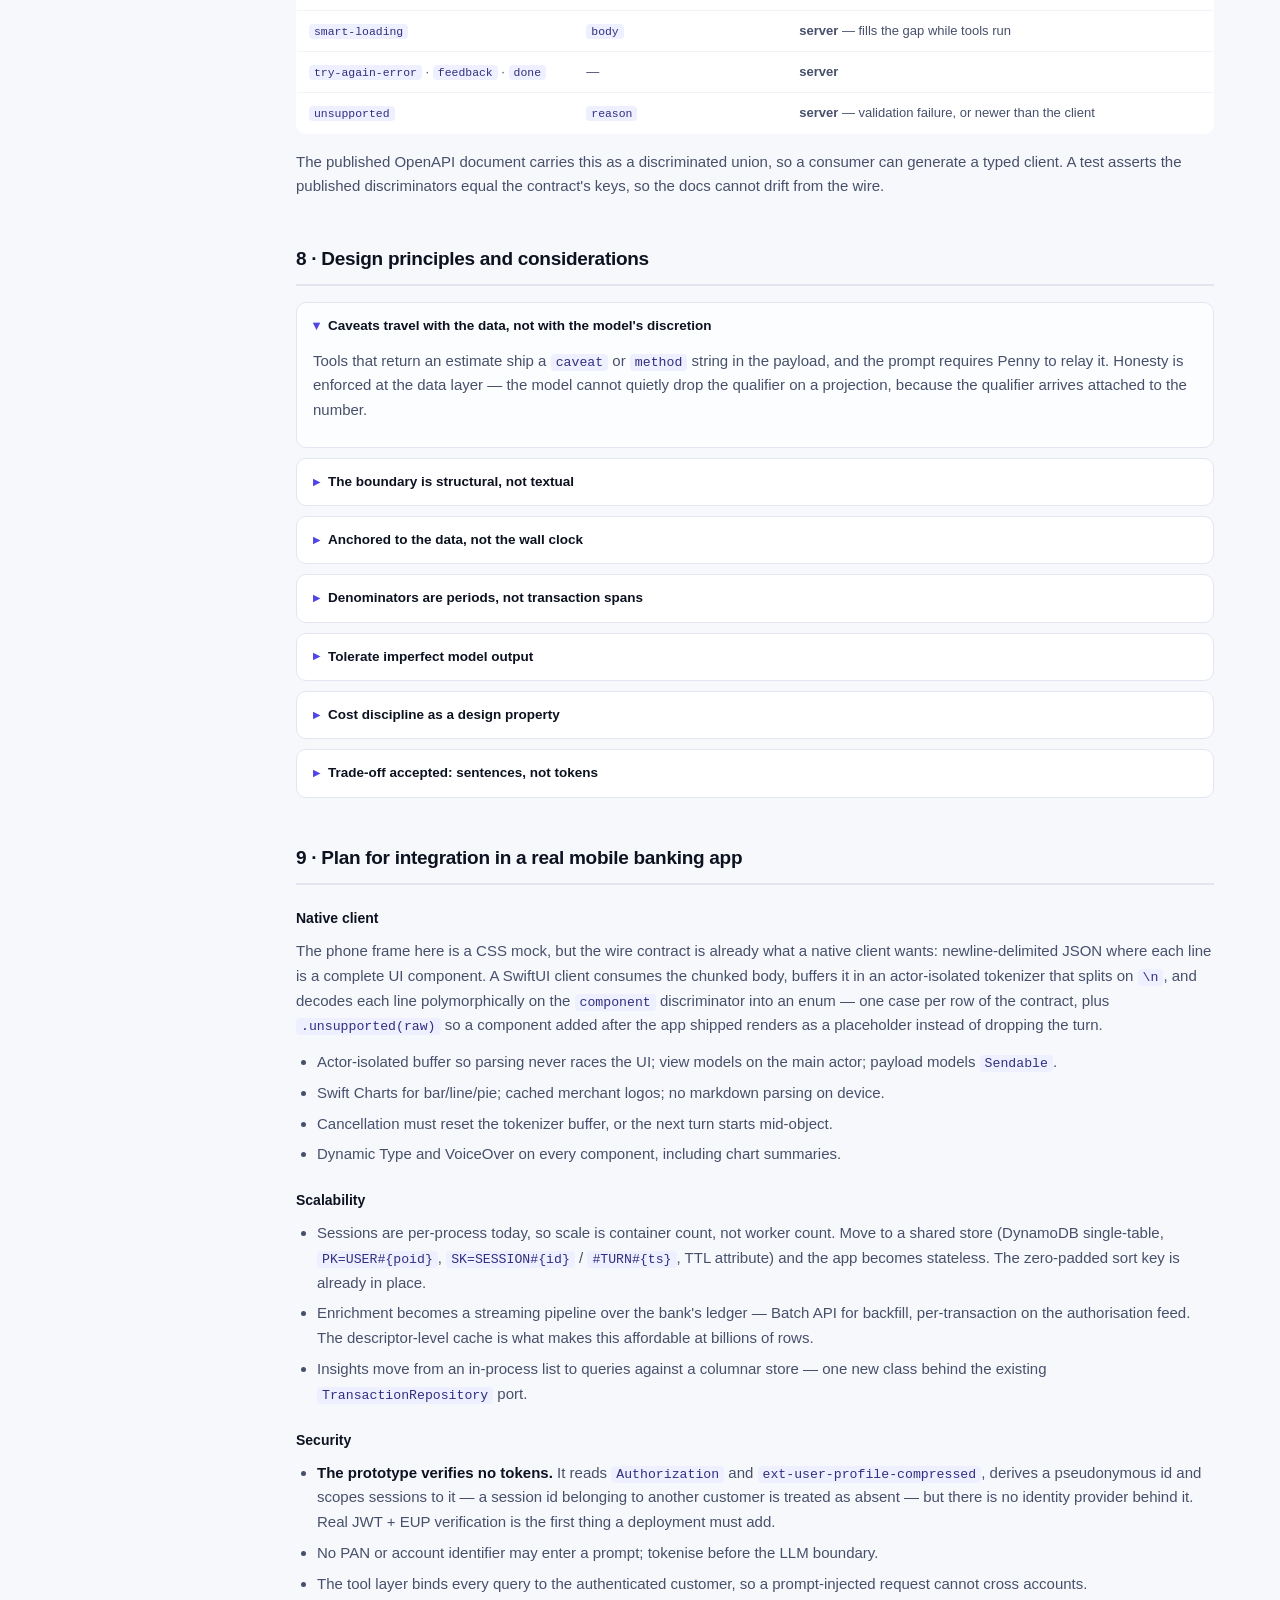
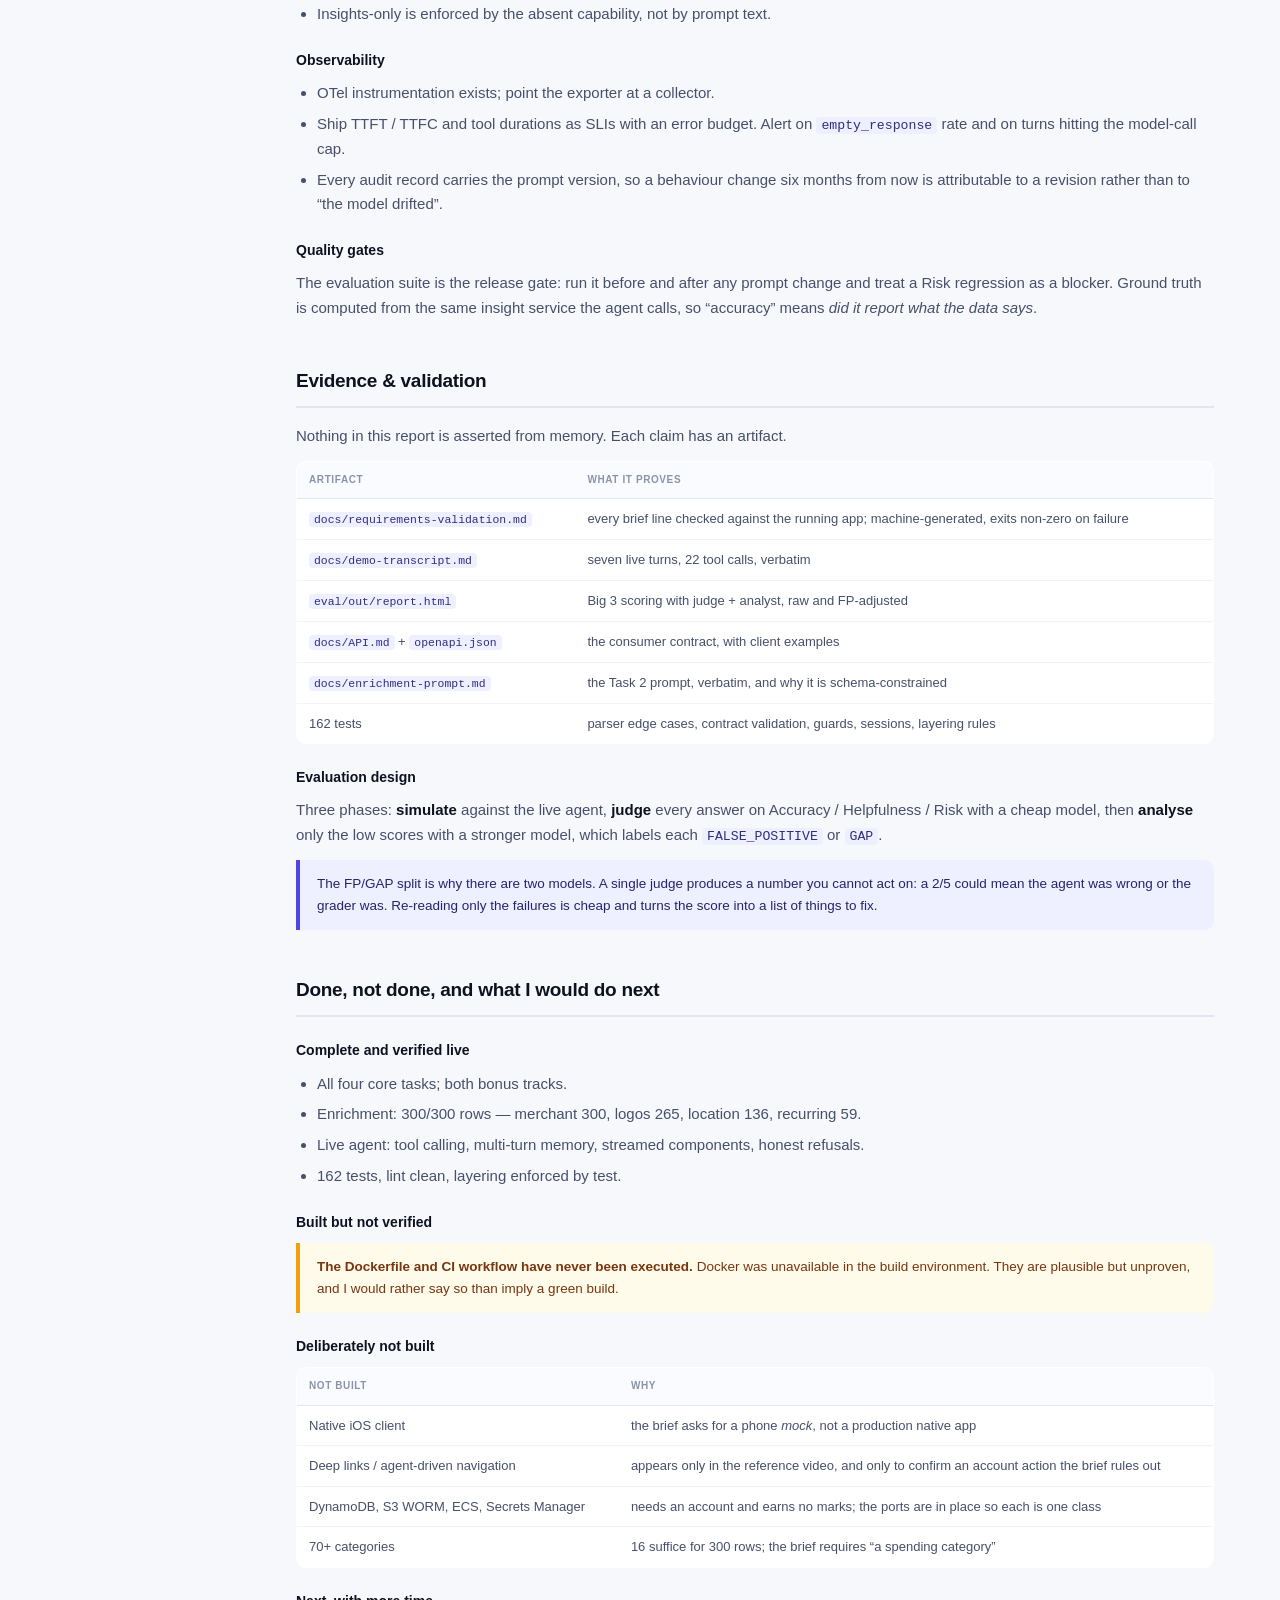
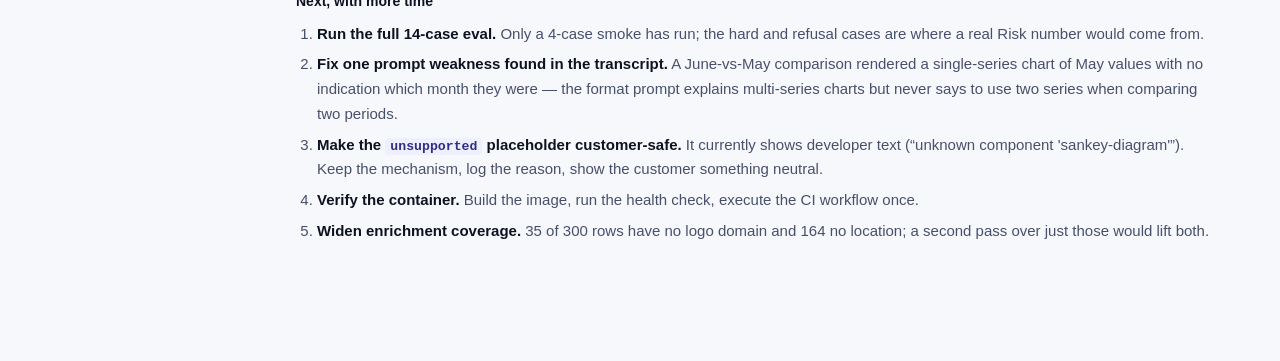
<file: docs/build-report.html>
<!doctype html>
<html lang="en">
<head>
<meta charset="utf-8">
<meta name="viewport" content="width=device-width, initial-scale=1">
<title>Penny — Build Report</title>
<style>
*,*::before,*::after{box-sizing:border-box;margin:0;padding:0}
:root{--bg:#f7f8fc;--surface:#fff;--ink:#0d1220;--ink2:#47506b;--ink3:#8b93ab;
--line:#e3e6f0;--brand:#4f46e5;--brand-deep:#312e81;--brand-soft:#eef0ff;
--ok:#0d9488;--warn:#b45309;--bad:#b91c1c;--nav:#0f172a;--sidebar:250px}
html{scroll-behavior:smooth}
body{font:15px/1.65 -apple-system,BlinkMacSystemFont,'Segoe UI',Roboto,sans-serif;color:var(--ink);background:var(--bg)}
code,.mono{font-family:ui-monospace,SFMono-Regular,Menlo,monospace;font-size:.88em}
code{background:var(--brand-soft);color:var(--brand-deep);padding:1px 5px;border-radius:4px}
pre{background:var(--nav);color:#dde4f4;padding:13px 16px;border-radius:9px;overflow-x:auto;
font-size:12.5px;line-height:1.6;margin:10px 0;font-family:ui-monospace,Menlo,monospace}
pre code{background:none;color:inherit;padding:0;font-size:inherit}
pre .c{color:#8b9bbd}
ol.steps{list-style:none;padding-left:0;margin:14px 0}
ol.steps>li{margin:0 0 18px;padding-left:4px}
ol.steps>li>strong{display:block;font-size:14px;margin-bottom:5px;color:var(--ink)}
/* sidebar */
.side{position:fixed;left:0;top:0;width:var(--sidebar);height:100vh;background:var(--nav);
display:flex;flex-direction:column;overflow:hidden;z-index:10}
.side-head{padding:22px 20px 16px;border-bottom:1px solid rgba(255,255,255,.09)}
.side-eyebrow{font-size:9.5px;font-weight:700;letter-spacing:.13em;text-transform:uppercase;color:#818cf8;margin-bottom:6px}
.side-title{font-size:17px;font-weight:700;color:#f1f5f9;letter-spacing:-.01em}
.side-sub{font-size:11.5px;color:#7c86a8;margin-top:3px}
.side-nav{flex:1;overflow-y:auto;padding:10px 0 30px}
.side-nav a{display:block;padding:7px 20px;font-size:12.5px;color:#8b95b8;text-decoration:none;
border-left:3px solid transparent;transition:.15s}
.side-nav a:hover{background:#1c2438;color:#cbd5e1}
.side-nav a.on{border-left-color:#818cf8;color:#c7d2fe;background:rgba(129,140,248,.09)}
.side-nav .grp{font-size:9px;font-weight:700;letter-spacing:.13em;text-transform:uppercase;
color:#4a5578;padding:14px 20px 5px}
/* main */
main{margin-left:var(--sidebar);max-width:1010px;padding:0 46px 90px}
.hero{background:linear-gradient(140deg,#0f172a,#312e81 62%,#0f172a);margin:0 -46px 40px;padding:46px 46px 38px;color:#fff}
.hero h1{font-size:33px;font-weight:800;letter-spacing:-.025em;margin-bottom:8px}
.hero p{font-size:15.5px;color:#b6bfe0;max-width:660px}
.metrics{display:flex;gap:30px;flex-wrap:wrap;margin-top:26px}
.metric b{display:block;font-size:21px;font-weight:800;color:#f1f5f9;line-height:1.1}
.metric span{font-size:10.5px;color:#8b95b8;text-transform:uppercase;letter-spacing:.06em}
section{margin-bottom:44px;scroll-margin-top:20px}
h2{font-size:19px;font-weight:700;letter-spacing:-.015em;padding-bottom:10px;margin-bottom:16px;border-bottom:2px solid var(--line)}
h3{font-size:14px;font-weight:700;margin:22px 0 9px;color:var(--ink)}
p{margin-bottom:12px;color:var(--ink2)}
p strong,li strong{color:var(--ink)}
ul,ol{margin:0 0 13px 21px}li{margin-bottom:6px;color:var(--ink2)}
table{width:100%;border-collapse:collapse;background:var(--surface);border:1px solid var(--line);
border-radius:10px;overflow:hidden;margin-bottom:16px;font-size:13px}
th{text-align:left;font-size:10px;font-weight:700;letter-spacing:.06em;text-transform:uppercase;
color:var(--ink3);padding:10px 12px;background:#fafbfe;border-bottom:1px solid var(--line)}
td{padding:9px 12px;border-bottom:1px solid #f1f3f9;color:var(--ink2);vertical-align:top}
tr:last-child td{border-bottom:0}
.card{background:var(--surface);border:1px solid var(--line);border-radius:12px;padding:17px 19px;margin-bottom:14px}
.grid{display:grid;grid-template-columns:repeat(auto-fit,minmax(232px,1fr));gap:13px;margin-bottom:16px}
.note{border-left:4px solid var(--brand);background:var(--brand-soft);padding:13px 17px;border-radius:0 9px 9px 0;margin-bottom:16px;font-size:13.5px;color:#26246b}
.warn{border-left:4px solid #f59e0b;background:#fffbeb;padding:13px 17px;border-radius:0 9px 9px 0;margin-bottom:16px;font-size:13.5px;color:#78350f}
.pill{display:inline-block;font-size:10.5px;font-weight:700;padding:2px 8px;border-radius:20px}
.p-ok{background:#ecfdf5;color:#065f46}.p-no{background:#fef2f2;color:#991b1b}
.p-man{background:#fffbeb;color:#92400e}.p-part{background:#fff7ed;color:#9a3412}
details{background:var(--surface);border:1px solid var(--line);border-radius:10px;padding:12px 16px;margin-bottom:10px}
details[open]{background:#fcfdff}
summary{cursor:pointer;font-weight:650;font-size:13.5px;color:var(--ink);list-style:none;display:flex;align-items:center;gap:8px}
summary::-webkit-details-marker{display:none}
summary::before{content:'▶';font-size:9px;color:var(--brand);transition:.15s}
details[open] summary::before{transform:rotate(90deg)}
summary+*{margin-top:11px}
figure{margin:0 0 16px}
figure img,figure svg{width:100%;height:auto;background:var(--surface);border:1px solid var(--line);border-radius:12px}
figcaption{font-size:12px;color:var(--ink3);margin-top:7px;text-align:center}
.q{border-left:3px solid var(--ok);padding-left:14px;margin:0 0 13px;font-size:13.5px;color:var(--ink2);font-style:italic}
@media(max-width:900px){.side{display:none}main{margin-left:0;padding:0 20px 60px}.hero{margin:0 -20px 30px;padding:34px 20px}}
</style>
</head>
<body>
<aside class="side">
  <div class="side-head">
    <div class="side-eyebrow">Build Report</div>
    <div class="side-title">Penny</div>
    <div class="side-sub">Conversational PFM agent</div>
  </div>
  <nav class="side-nav">
    <div class="grp">Report</div>
    <a href="#summary">1 · Executive summary</a>
    <a href="#run">·&nbsp; Run it locally</a>
    <a href="#stories">2 · User stories &amp; coverage</a>
    <a href="#stack">3 · Tech stack</a>
    <a href="#backend">4 · Backend components</a>
    <a href="#data">·&nbsp; Data pipeline (Task 2)</a>
    <a href="#architecture">5 · System architecture</a>
    <a href="#flow">6 · End-to-end flow</a>
    <a href="#inventory">7 · Architecture components</a>
    <a href="#principles">8 · Design principles</a>
    <a href="#production">9 · Production plan</a>
    <div class="grp">Transparency</div>
    <a href="#evidence">Evidence &amp; validation</a>
    <a href="#status">Done, not done, next</a>
  </nav>
</aside>

<main>
<div class="hero">
  <h1>Penny — build report</h1>
  <p>A chat-based spending companion for a US retail bank. An LLM reasons and
  chooses tools; Python computes every number. Built for the Zafin AI coding
  assignment.</p>
  <div class="metrics">
    <div class="metric"><b>66</b><span>modules</span></div>
    <div class="metric"><b>162</b><span>tests</span></div>
    <div class="metric"><b>10</b><span>tools</span></div>
    <div class="metric"><b>11 / 12</b><span>user stories</span></div>
    <div class="metric"><b>300</b><span>transactions</span></div>
    <div class="metric"><b>claude-opus-5</b><span>model</span></div>
  </div>
</div>

<section id="summary">
<h2>1 · Executive summary</h2>
<p>Penny answers natural-language questions about six months of transaction
history. The design decision everything else follows from: <strong>the model
never does arithmetic.</strong> It decides which question to ask; Python answers
it.</p>
<div class="note"><strong>Why that matters.</strong> All 300 transactions would
fit in a 1M-token context — and that is exactly the wrong reason to put them
there. Loading raw rows makes the model add up figures token by token, which is
where financial assistants produce confidently wrong totals. Instead the model
picks a tool, and a deterministic function returns the number.</div>
<table>
  <tr><th>Claude decides</th><th>Python computes</th></tr>
  <tr><td>which tool answers the question</td><td>every sum, average, percentage, ranking</td></tr>
  <tr><td>which month, category, merchant</td><td>what counts as spending vs. a transfer</td></tr>
  <tr><td>how to phrase it, and what to caveat</td><td>which charges are duplicates or outliers</td></tr>
</table>
<p>The second decision: <strong>the stream carries UI components, not tokens.</strong>
Each line of the response is one complete, validated component, so the answer's
first sentence renders while the chart beneath it is still being generated.</p>
<h3>What it does well</h3>
<ul>
  <li><strong>It refuses honestly.</strong> Asked about a savings goal, Penny says
  no goal exists in the data, then offers the run rate instead. Asked to pay a
  bill, she declines — and there is no tool that could do it, so the limit is
  structural rather than a prompt instruction.</li>
  <li><strong>Its figures are checkable.</strong> Every number in the recorded
  transcript was verified against the raw dataset independently of the code that
  produced it.</li>
  <li><strong>It degrades rather than breaking.</strong> Malformed model output is
  repaired where possible, and dropped visibly where not.</li>
</ul>
</section>

<section id="run">
<h2>Run it locally</h2>
<p>Everything needed is committed. Python 3.12 or newer and an Anthropic API key
are the only prerequisites; the enriched dataset ships with the repository, so
there is no build step and no pipeline to run before the app works.</p>

<ol class="steps">
<li><strong>1 · Get the code</strong>
<pre><code>git clone https://github.com/iMuks/Zafin-pfm-agent.git
cd Zafin-pfm-agent</code></pre></li>

<li><strong>2 · Create a virtual environment and install</strong>
<pre><code>python3 -m venv .venv
source .venv/bin/activate         <span class="c"># Windows: .venv\Scripts\activate</span>
pip install -r requirements.txt</code></pre></li>

<li><strong>3 · Add your API key</strong>
<pre><code>cp .env.example .env
<span class="c"># then edit .env and set:</span>
ANTHROPIC_API_KEY=sk-ant-...</code></pre>
<p><code>.env</code> is gitignored and <code>.env.example</code> holds only a
placeholder. Nothing else needs configuring — every other setting has a working
default, and <code>/api/health</code> will tell you whether the key was found.</p></li>

<li><strong>4 · Start the app</strong>
<pre><code>uvicorn penny.presentation.http.app:app --port 8000</code></pre>
<p>If port 8000 is taken, use <code>--port 8020</code> and substitute that port
below.</p></li>

<li><strong>5 · Open it</strong>
<pre><code>http://127.0.0.1:8000</code></pre>
<p>Penny opens the conversation herself with a live summary of the last complete
month. If you see that, the model call, the tool call and the stream are all
working.</p></li>

<li><strong>6 · Confirm it is healthy</strong>
<pre><code>curl -s http://127.0.0.1:8000/api/health</code></pre>
<p>Returns <code>status: ok</code>, the resolved model id, the ten tool names and
the dataset coverage the agent is reasoning over. The generated API docs are at
<code>http://127.0.0.1:8000/docs</code>.</p></li>

<li><strong>7 · Verify it without spending anything</strong>
<pre><code>python -m unittest discover tests        <span class="c"># 162 tests, no key, no network</span>
python scripts/preview_components.py     <span class="c"># component gallery on :8001</span></code></pre>
<p>The gallery renders every component against stub data with the API key unset,
which is how the UI was built and screenshotted.</p></li>

<li><strong>8 · Verify it against the running app</strong>
<pre><code>python scripts/validate_requirements.py --port 8000</code></pre>
<p>Checks each line of the brief against the live app, writes
<code>docs/requirements-validation.md</code>, and exits non-zero on any
regression.</p></li>

<li><strong>9 · Optional — eval suite and this report</strong>
<pre><code>python -m eval.run_eval --limit 4        <span class="c"># smoke run, 4 cases</span>
python -m eval.run_eval                  <span class="c"># full 14 cases, spends real money</span>
python scripts/build_report.py           <span class="c"># rebuild docs/build-report.html</span></code></pre></li>
</ol>

<div class="note"><strong>You do not need to run the Task 2 enrichment.</strong>
<code>data/transactions_enriched.json</code> and
<code>data/merchant_catalog.json</code> are both committed, so the app has its
data the moment you clone. A plain <code>python scripts/enrich_transactions.py</code>
is safe and free — it reuses the cached catalog and reproduces the same file.
Never pass <code>--refresh</code> on this checkout: that re-asks the model for
every descriptor, categorisation is not stable between runs, and the figures in
the demo video and <code>docs/demo-transcript.md</code> would stop matching the
app.</div>
</section>

<section id="stories">
<h2>2 · User stories &amp; functional coverage</h2>
<p>All twelve stories from the brief are exercised, each as a case in the
evaluation suite. Eleven are answered from data; one is declined on purpose.</p>
<table>
  <tr><th>Story</th><th>Difficulty</th><th>Status</th><th>How</th></tr>
  <tr><td>Spend on restaurants last month</td><td>easy</td><td><span class="pill p-ok">ANSWERED</span></td><td><code>get_spending_by_category</code></td></tr>
  <tr><td>Top 3 spending categories</td><td>easy</td><td><span class="pill p-ok">ANSWERED</span></td><td><code>get_top_categories</code> + pie chart</td></tr>
  <tr><td>Show all my subscriptions</td><td>easy</td><td><span class="pill p-ok">ANSWERED</span></td><td><code>list_subscriptions</code> + logo cards</td></tr>
  <tr><td>Which merchant do I spend most at</td><td>easy</td><td><span class="pill p-ok">ANSWERED</span></td><td><code>get_top_merchants</code></td></tr>
  <tr><td>Duplicate charges</td><td>medium</td><td><span class="pill p-ok">ANSWERED</span></td><td><code>detect_anomalies</code> — same merchant + amount within 3 days</td></tr>
  <tr><td>This month vs last month</td><td>medium</td><td><span class="pill p-ok">ANSWERED</span></td><td><code>compare_periods</code>, flags comparability</td></tr>
  <tr><td>Flag unusual transactions</td><td>medium</td><td><span class="pill p-ok">ANSWERED</span></td><td>outliers &gt; 2σ <em>within their own category</em></td></tr>
  <tr><td>Average weekly grocery spend</td><td>medium</td><td><span class="pill p-ok">ANSWERED</span></td><td>denominator is the calendar period, not the transaction span</td></tr>
  <tr><td>Coffee shop visits, with logos</td><td>medium</td><td><span class="pill p-ok">ANSWERED</span></td><td><code>find_transactions</code> → merchant cards</td></tr>
  <tr><td>How much of my income goes to food</td><td>hard</td><td><span class="pill p-part">WITH CAVEAT</span></td><td>answered, but relays that income is only partly visible</td></tr>
  <tr><td>Am I on track for my savings goal</td><td>hard</td><td><span class="pill p-no">DECLINED</span></td><td>no goal exists in the data — offers income vs. spend and run rate</td></tr>
  <tr><td>Predict end-of-month balance</td><td>hard</td><td><span class="pill p-part">REFRAMED</span></td><td>projects <em>spend</em>; states plainly that a balance is not derivable</td></tr>
</table>
<div class="note"><strong>The declined story is the point, not a gap.</strong> The
brief says: “Not every story is achievable with transaction history alone — this
is intentional. Part of the exercise is recognising which queries can be derived
from data vs. which require additional context.” Two further probes were added to
the eval suite for the same reason — <em>“What's my current account balance?”</em>
and <em>“Can you pay my Netflix bill?”</em> — and both are declined.</p></div>
<details><summary>Verbatim: how Penny handles the savings-goal question</summary>
<p class="q">“There's no savings goal stored in this data — I have transaction
history only, so I can't tell you whether you're on track against a target, and I
can't see a balance either. What I can tell you: you've spent $9,700.46 so far in
July through day 28, a run rate of $346.44/day, which straight-lines to about
$10,739.80 by month end. That's roughly $999 below your $11,739.00 average across
the five complete months from February to June… The projection assumes the last
three days look like the first 28, which is a weak assumption around rent and
payday. And no income credits at all appear in July — your salary clearly lands
in another account, so I genuinely can't compute what you saved, only what you
spent.”</p>
<p>Note the baseline: <em>five complete months, February to June</em>. The dataset
opens on 2026-01-28, so January holds four days. An earlier build averaged that
stub in as though it were a whole month, which pulled the baseline down to
$9,846.26 and reported July as <em>$893.54 above</em> average — the opposite of
the truth. <code>is_month_fully_covered()</code> now requires a month to be
covered at both edges before it can join a baseline, and two regression tests
pin it.</p>
<p>Recorded live in <code>docs/demo-transcript.md</code>.</p>
</details>
</section>

<section id="stack">
<h2>3 · Tech stack</h2>
<div class="grid">
  <div class="card"><h3>Agent runtime</h3><p>LangGraph <code>StateGraph</code> with
  <code>create_agent</code> (ReAct) as one node. Middleware:
  <code>ModelCallLimitMiddleware</code> plus a custom <code>ToolCallValidator</code>.</p></div>
  <div class="card"><h3>LLM</h3><p>Anthropic API direct —
  <code>claude-opus-5</code>, adaptive thinking, effort per purpose, prompt
  caching on the stable prefix.</p></div>
  <div class="card"><h3>Backend</h3><p>FastAPI + uvicorn, single async worker.
  Streaming via <code>StreamingResponse</code> over chunked transfer.</p></div>
  <div class="card"><h3>Client</h3><p>Vanilla HTML/CSS/JS in a CSS phone frame.
  No build step. Charts are hand-rolled inline SVG — no chart library.</p></div>
  <div class="card"><h3>Data</h3><p>Pydantic-validated JSON repository read once
  at startup, behind a <code>TransactionRepository</code> port.</p></div>
  <div class="card"><h3>Quality</h3><p>162 tests (stdlib <code>unittest</code>,
  no key, no network), Ruff lint + format, GitHub Actions, Dockerfile.</p></div>
</div>
<h3>Deliberate omissions</h3>
<ul>
  <li><strong>No chart library.</strong> Six SVG renderers cost less than a
  dependency and render identically in a screenshot.</li>
  <li><strong>No DI framework.</strong> A 113-line composition root wires eight
  singletons. <code>dependency-injector</code> would be more machinery than the
  problem has.</li>
  <li><strong>No SSE or WebSocket.</strong> Chunked NDJSON needs no long-lived
  connection, survives proxies, and maps one line to one enum case on a native
  client.</li>
</ul>
</section>

<section id="backend">
<h2>4 · Backend components</h2>
<table>
  <tr><th>Component</th><th>Responsibility</th><th>Why it exists</th></tr>
  <tr><td><code>InsightService</code></td><td>every figure Penny states</td><td>one place where arithmetic happens, so it can be tested exhaustively</td></tr>
  <tr><td>Tool catalog + registry</td><td>10 schemas, validate then dispatch</td><td>single source of truth; LangChain adapters are generated from it</td></tr>
  <tr><td><code>PromptAssembler</code></td><td>versioned 3-part prompt</td><td>cache breakpoint after the stable prefix; version lands in every audit row</td></tr>
  <tr><td><code>PennyChatRuntime</code></td><td>the LangGraph workflow</td><td>interleaves tool execution with component extraction</td></tr>
  <tr><td><code>StreamingResponseHandler</code></td><td>raw text → validated components</td><td>shared by chat and greeting, so tolerance and validation exist once</td></tr>
  <tr><td>Tolerant JSONL extractor</td><td>brace-counted parsing</td><td>models drop separators and emit stray prose; a naive split loses the turn</td></tr>
  <tr><td>Component contract</td><td>server-side validation</td><td>a broken widget must never reach the client</td></tr>
  <tr><td>Session repository</td><td>turns, 30-min TTL</td><td>history server-side, so a client cannot forge an earlier turn</td></tr>
  <tr><td>Audit sink</td><td>append-only, fire-and-forget</td><td>compliance must never sit in the customer's latency path</td></tr>
  <tr><td>Telemetry</td><td>OTel spans + stream metrics</td><td>TTFT, TTFC, tool durations, empty-response detection</td></tr>
</table>
<details><summary>The guards, and what each prevents</summary>
<table>
  <tr><th>Guard</th><th>Prevents</th></tr>
  <tr><td><code>ModelCallLimitMiddleware</code></td><td>a runaway ReAct loop — ends the turn instead of raising</td></tr>
  <tr><td><code>ToolCallValidator</code></td><td>hallucinated tool names and malformed arguments</td></tr>
  <tr><td>request-scoped tool cache</td><td>paying twice for the same tool call in one turn</td></tr>
  <tr><td>tolerant JSONL parser</td><td>one malformed line destroying an entire answer</td></tr>
  <tr><td>component validation</td><td>an invalid chart or table reaching the UI</td></tr>
</table>
<p><code>ToolCallValidator</code> <em>returns</em> the refusal as a tool result
rather than raising, so the model can read “that tool does not exist, here are
the ones that do” and recover inside the same turn.</p>
</details>
</section>

<section id="data">
<h2>Data pipeline — Task 2</h2>
<p>This is the section the whole agent rests on: clean data in, accurate answers
out. Two decisions in it were forced by the dataset rather than chosen.</p>

<h3>The dataset does not match its own description</h3>
<p>The brief describes the provided file as “~310 transactions across four
columns — <code>transaction_description</code>, <code>amount</code>,
<code>date</code>, and <code>type</code> (credit/debit)”. The file that shipped
is not that file.</p>
<table>
  <tr><th>Brief says</th><th>File actually contains</th><th>Consequence</th></tr>
  <tr><td>~310 transactions</td><td><strong>300 rows</strong></td><td>none — cosmetic</td></tr>
  <tr><td>four columns</td><td><strong>three</strong>: <code>transaction_description</code>, <code>amount</code>, <code>date</code></td><td>—</td></tr>
  <tr><td><code>type</code> (credit/debit)</td><td><strong>absent</strong>; every amount is positive</td><td><strong>material</strong> — see below</td></tr>
  <tr><td>“about six months”</td><td>2026-01-28 → 2026-07-28, 181 days (5.9 months)</td><td>accurate</td></tr>
  <tr><td>“income such as salary deposits”</td><td>2 payroll deposits totalling $4,379.47</td><td>thin — see below</td></tr>
</table>
<div class="warn"><strong>Why the missing column mattered.</strong> With no
<code>type</code> and every amount positive, the naive read is that all 300 rows
are spending. That would fold two salary deposits and five inbound transfers into
the spending total — inflating it by roughly $7,500 and corrupting every
category share, every monthly comparison and the income ratio. So
<code>direction</code> is <strong>inferred at enrichment</strong> from the
descriptor, and <code>Transfers</code> and <code>Income</code> are excluded from
spend by a domain predicate rather than by a filter at each call site.</div>
<p>The consequence is visible in the recorded transcript: only <strong>2</strong>
of 300 rows are Income-category credits, so Penny refuses to present an
income-versus-spending ratio as a real savings rate and says why — the salary is
almost certainly paid into another account. The caveat travels attached to the
number, not left to the model's discretion.</p>

<h3>Resolve descriptors, not transactions</h3>
<p>The naive pipeline sends all 300 rows to the model. This one collapses them to
distinct descriptors first, resolves those, then applies the result back across
every row.</p>
<div class="grid">
  <div class="card"><h3>300 → 195</h3><p>rows to model decisions, by collapsing
  digit runs only. <code>WALMART … 4471</code> and <code>WALMART … 8123</code> are
  the same merchant; no brand text is ever altered, so the merge is lossless.</p></div>
  <div class="card"><h3>Cached</h3><p>The resolved catalog is written to
  <code>data/merchant_catalog.json</code> and reused, so a re-run costs nothing.
  <code>--refresh</code> re-asks the model.</p></div>
  <div class="card"><h3>Schema-constrained</h3><p><code>category</code> is a
  <code>Literal</code> over a closed list, so the model cannot invent
  <em>Restaurants</em> alongside <em>Dining</em> and silently split every
  <code>GROUP BY</code>.</p></div>
</div>
<p>That is not a micro-optimisation — merchant identity is a property of the
<em>descriptor</em>, not of the transaction. A bank re-deriving
<code>SQ *BLUE BOTTLE</code> on every one of billions of rows is paying
repeatedly for an answer it already has.</p>

<h3>Coverage produced</h3>
<table>
  <tr><th>Field</th><th>Coverage</th><th>Purpose</th></tr>
  <tr><td><code>merchant</code></td><td>300 / 300</td><td>customer-facing name</td></tr>
  <tr><td><code>category</code></td><td>300 / 300</td><td>closed list of 16</td></tr>
  <tr><td><code>direction</code></td><td>300 / 300 inferred</td><td>7 credits (2 Income, 5 Transfers)</td></tr>
  <tr><td><code>logo_domain</code></td><td>265 / 300</td><td>merchant logos in the UI (bonus A)</td></tr>
  <tr><td><code>city</code> / <code>region</code></td><td>136 / 300</td><td>location data, where the descriptor carries it</td></tr>
  <tr><td><code>is_recurring</code></td><td>59 / 300</td><td>subscription candidate, later confirmed against observed cadence</td></tr>
  <tr><td><code>confidence</code></td><td>300 / 300</td><td>self-reported, for spot-checking</td></tr>
</table>
<p>The prompt, verbatim, and the reasoning behind each field:
<a href="enrichment-prompt.md"><code>docs/enrichment-prompt.md</code></a>.</p>
<div class="note"><strong>A flagged recurring charge is not trusted on its own.</strong>
Enrichment proposes <code>is_recurring</code> from the merchant's nature; the
insight layer confirms it against behaviour — at least two charges, with a
median gap that maps to a cadence. So a one-off purchase at a subscription
merchant is never reported as a subscription.</div>
</section>

<section id="architecture">
<h2>5 · System architecture</h2>
<figure>
  <img src="[data-uri]" alt="Animated architecture: a request travels from the phone client through FastAPI into the LangGraph runtime, which calls Claude, dispatches tools into the application layer and the enriched transaction repository, writes turns and audit records, and streams components back to the client; a separate offline chain along the bottom builds the dataset">
  <figcaption><strong>Hexagonal layering, animated.</strong> Badges give the call
  order, <strong>1</strong> to <strong>12</strong>, with <strong>a</strong> and
  <strong>b</strong> as the outbound and return halves of one call. The two model
  edges are each travelled twice, so they carry two numbers —
  <strong>4a·9a</strong> out and <strong>4b·9b</strong> back: the first pass
  chooses a tool, the second writes the answer once the figures return.
  <strong>O1</strong>–<strong>O5</strong> is the offline pipeline;
  <strong>W</strong> is wiring rather than data, drawn with hollow heads.
  Dependencies point inward — the domain layer runs on the standard library
  alone — and the tool call is drawn crossing the
  <code>application/ports/</code> seam on its way to the adapter, because that is
  the real call path: <code>InsightService</code> reaches the dataset through
  <code>TransactionRepository</code>, never a concrete class. Two loops close:
  the runtime asks prompt assembly for the three-part system prompt and sends it
  on itself, and turns and audit records are written after the last byte then
  read back by the initializer on the next turn, which is why a client cannot
  forge history. Every figure the customer sees is computed in
  <code>InsightService</code>, in deterministic Python, never by the model. The
  olive chain along the bottom starts from the CSV supplied with the brief, runs
  once, is committed, and never touches the request path.</figcaption>
</figure>
<p>The rule is enforced as a test, not a convention:
<code>tests/architecture/test_dependency_rule.py</code> asserts that
<code>domain/</code> imports no third-party package and that
<code>application/</code> contains no framework import. A refactor that violates
the layering fails CI.</p>
</section>

<section id="flow">
<h2>6 · End-to-end flow</h2>
<p>One turn, from keystroke to rendered component. Timings are from the recorded
live run.</p>
<figure>
<img src="[data-uri]" alt="One turn end to end, animated: request across the top, tools and data in the middle, streamed response along the bottom, each stage annotated with what it does and why it exists">
<figcaption>One turn, annotated and animated on a 6 s loop. Indigo is the
request, teal the return journey; a stage highlights as the work reaches it.
Every box carries its own responsibility and the reason it exists. The boxed
middle band is the only place in the system where a figure is computed, and the
two-way arrow inside it is the tool call: a query goes out, matching rows come
back, and the arithmetic happens in Python before the model sees it. Components
render as they land, not after the turn completes.</figcaption>
</figure>
<div class="note"><strong>TTFC can be lower than TTFT.</strong> When a tool
produces merchant cards, that component is generated server-side at tool
completion — so it paints <em>before</em> the model's first token. Measured, not
theorised: 2,076 ms against 3,164 ms in the recorded run.</div>
</section>

<section id="inventory">
<h2>7 · Architecture components — what was actually built</h2>
<table>
  <tr><th>Layer</th><th>Modules</th><th>Contents</th></tr>
  <tr><td><code>penny/domain/</code></td><td>5</td><td>Transaction with invariants, Period value object, closed taxonomy, errors carrying HTTP status. Standard library only.</td></tr>
  <tr><td><code>penny/application/</code></td><td>25</td><td>ports (Protocols) · insights split by concern · component contract + presenters · greeting facts · prompt assembly · tool catalog and registry</td></tr>
  <tr><td><code>penny/infrastructure/</code></td><td>21</td><td>LangGraph runtime · streaming handler + tolerant JSONL · model factory · persistence · telemetry · settings and model registry</td></tr>
  <tr><td><code>penny/presentation/</code></td><td>6</td><td>FastAPI app factory · routes · identity middleware · request/response schemas</td></tr>
  <tr><td><code>penny/composition/</code></td><td>2</td><td>the only module allowed to name a concrete class</td></tr>
  <tr><td><code>eval/</code></td><td>8</td><td>three-phase evaluation: dataset, simulate, judge, analyze, report, runner</td></tr>
  <tr><td><code>web/</code></td><td>3</td><td>phone frame, 12 component renderers, JSONL tokenizer</td></tr>
  <tr><td><code>tests/</code></td><td>10</td><td>162 tests: domain, application, infrastructure, presentation, architecture rules</td></tr>
</table>
<h3>The component contract</h3>
<p>Twelve component types plus an <code>unsupported</code> fallback. Every line of
every response conforms to one, or is replaced:</p>
<table>
  <tr><th>Component</th><th>Required fields</th><th>Produced by</th></tr>
  <tr><td><code>chat-response</code></td><td><code>body</code></td><td>model</td></tr>
  <tr><td><code>table</code></td><td><code>headers</code>, <code>data</code></td><td>model</td></tr>
  <tr><td><code>ordered-list</code> / <code>unordered-list</code></td><td><code>items</code></td><td>model</td></tr>
  <tr><td><code>bar-chart</code> / <code>line-chart</code> / <code>pie-chart</code></td><td><code>valueTitle</code>, <code>labels</code>, <code>data</code></td><td>model</td></tr>
  <tr><td><code>suggested-user-intents</code></td><td><code>intents</code></td><td>model</td></tr>
  <tr><td><code>transaction-list</code></td><td><code>transactions</code></td><td><strong>server</strong> — from tool output, so merchant names cannot be mistyped</td></tr>
  <tr><td><code>smart-loading</code></td><td><code>body</code></td><td><strong>server</strong> — fills the gap while tools run</td></tr>
  <tr><td><code>try-again-error</code> · <code>feedback</code> · <code>done</code></td><td>—</td><td><strong>server</strong></td></tr>
  <tr><td><code>unsupported</code></td><td><code>reason</code></td><td><strong>server</strong> — validation failure, or newer than the client</td></tr>
</table>
<p>The published OpenAPI document carries this as a discriminated union, so a
consumer can generate a typed client. A test asserts the published
discriminators equal the contract's keys, so the docs cannot drift from the
wire.</p>
</section>

<section id="principles">
<h2>8 · Design principles and considerations</h2>
<details open><summary>Caveats travel with the data, not with the model's discretion</summary>
<p>Tools that return an estimate ship a <code>caveat</code> or <code>method</code>
string in the payload, and the prompt requires Penny to relay it. Honesty is
enforced at the data layer — the model cannot quietly drop the qualifier on a
projection, because the qualifier arrives attached to the number.</p></details>
<details><summary>The boundary is structural, not textual</summary>
<p>Penny cannot move money because <em>no tool exists that could</em>. A prompt
instruction can be argued with; an absent capability cannot. The tool catalog is
scanned by the validation suite for action verbs.</p></details>
<details><summary>Anchored to the data, not the wall clock</summary>
<p>The dataset ends 2026-07-28. Answering “this month” against the real calendar
would return an empty result set and look like a bug. The data context tells the
model which month is the last <em>complete</em> one and marks July partial — so
totals are never quietly understated, and a month-over-month comparison against
a partial tail is flagged.</p></details>
<details><summary>Denominators are periods, not transaction spans</summary>
<p>A weekly average divided by the gap between the first and last matching
transaction silently changes with the data: two grocery trips in one week yields
a “weekly average” over one week. The denominator is the calendar window, capped
at the days of data actually available.</p></details>
<details><summary>Tolerate imperfect model output</summary>
<p>Models drop the newline separator, emit stray prose between objects, leave raw
newlines inside strings, and get truncated mid-object. Splitting on
<code>\n</code> and calling <code>json.loads</code> loses the whole turn. The
parser brace-counts, repairs in-string control characters, discards what it
cannot parse, and retains the incomplete tail for the next delta.</p></details>
<details><summary>Cost discipline as a design property</summary>
<p>The prompt's stable prefix carries a cache breakpoint, so follow-up turns read
it from cache. Enrichment resolves <em>distinct descriptors</em> rather than rows
— 300 rows become 195 model decisions — and caches the result, so a re-run costs
nothing. Effort is set per purpose: <code>medium</code> for chat,
<code>low</code> for the greeting, which only rephrases numbers Python computed.</p></details>
<details><summary>Trade-off accepted: sentences, not tokens</summary>
<p>Because a chunk is a complete component, text arrives per-sentence rather than
per-token. That is the price of structured output, and <code>smart-loading</code>
is what covers the wait. A token-streamed markdown blob would feel faster and
render nothing structured.</p></details>
</section>

<section id="production">
<h2>9 · Plan for integration in a real mobile banking app</h2>
<h3>Native client</h3>
<p>The phone frame here is a CSS mock, but the wire contract is already what a
native client wants: newline-delimited JSON where each line is a complete UI
component. A SwiftUI client consumes the chunked body, buffers it in an
actor-isolated tokenizer that splits on <code>\n</code>, and decodes each line
polymorphically on the <code>component</code> discriminator into an enum — one
case per row of the contract, plus <code>.unsupported(raw)</code> so a component
added after the app shipped renders as a placeholder instead of dropping the
turn.</p>
<ul>
  <li>Actor-isolated buffer so parsing never races the UI; view models on the main actor; payload models <code>Sendable</code>.</li>
  <li>Swift Charts for bar/line/pie; cached merchant logos; no markdown parsing on device.</li>
  <li>Cancellation must reset the tokenizer buffer, or the next turn starts mid-object.</li>
  <li>Dynamic Type and VoiceOver on every component, including chart summaries.</li>
</ul>
<h3>Scalability</h3>
<ul>
  <li>Sessions are per-process today, so scale is container count, not worker count. Move to a shared store (DynamoDB single-table, <code>PK=USER#{poid}</code>, <code>SK=SESSION#{id}</code> / <code>#TURN#{ts}</code>, TTL attribute) and the app becomes stateless. The zero-padded sort key is already in place.</li>
  <li>Enrichment becomes a streaming pipeline over the bank's ledger — Batch API for backfill, per-transaction on the authorisation feed. The descriptor-level cache is what makes this affordable at billions of rows.</li>
  <li>Insights move from an in-process list to queries against a columnar store — one new class behind the existing <code>TransactionRepository</code> port.</li>
</ul>
<h3>Security</h3>
<ul>
  <li><strong>The prototype verifies no tokens.</strong> It reads <code>Authorization</code> and <code>ext-user-profile-compressed</code>, derives a pseudonymous id and scopes sessions to it — a session id belonging to another customer is treated as absent — but there is no identity provider behind it. Real JWT + EUP verification is the first thing a deployment must add.</li>
  <li>No PAN or account identifier may enter a prompt; tokenise before the LLM boundary.</li>
  <li>The tool layer binds every query to the authenticated customer, so a prompt-injected request cannot cross accounts.</li>
  <li>Insights-only is enforced by the absent capability, not by prompt text.</li>
</ul>
<h3>Observability</h3>
<ul>
  <li>OTel instrumentation exists; point the exporter at a collector.</li>
  <li>Ship TTFT / TTFC and tool durations as SLIs with an error budget. Alert on <code>empty_response</code> rate and on turns hitting the model-call cap.</li>
  <li>Every audit record carries the prompt version, so a behaviour change six months from now is attributable to a revision rather than to “the model drifted”.</li>
</ul>
<h3>Quality gates</h3>
<p>The evaluation suite is the release gate: run it before and after any prompt
change and treat a Risk regression as a blocker. Ground truth is computed from
the same insight service the agent calls, so “accuracy” means <em>did it report
what the data says</em>.</p>
</section>

<section id="evidence">
<h2>Evidence &amp; validation</h2>
<p>Nothing in this report is asserted from memory. Each claim has an artifact.</p>
<table>
  <tr><th>Artifact</th><th>What it proves</th></tr>
  <tr><td><code>docs/requirements-validation.md</code></td><td>every brief line checked against the running app; machine-generated, exits non-zero on failure</td></tr>
  <tr><td><code>docs/demo-transcript.md</code></td><td>seven live turns, 22 tool calls, verbatim</td></tr>
  <tr><td><code>eval/out/report.html</code></td><td>Big 3 scoring with judge + analyst, raw and FP-adjusted</td></tr>
  <tr><td><code>docs/API.md</code> + <code>openapi.json</code></td><td>the consumer contract, with client examples</td></tr>
  <tr><td><code>docs/enrichment-prompt.md</code></td><td>the Task 2 prompt, verbatim, and why it is schema-constrained</td></tr>
  <tr><td>162 tests</td><td>parser edge cases, contract validation, guards, sessions, layering rules</td></tr>
</table>
<h3>Evaluation design</h3>
<p>Three phases: <strong>simulate</strong> against the live agent,
<strong>judge</strong> every answer on Accuracy / Helpfulness / Risk with a cheap
model, then <strong>analyse</strong> only the low scores with a stronger model,
which labels each <code>FALSE_POSITIVE</code> or <code>GAP</code>.</p>
<div class="note">The FP/GAP split is why there are two models. A single judge
produces a number you cannot act on: a 2/5 could mean the agent was wrong or the
grader was. Re-reading only the failures is cheap and turns the score into a
list of things to fix.</div>
</section>

<section id="status">
<h2>Done, not done, and what I would do next</h2>
<h3>Complete and verified live</h3>
<ul>
  <li>All four core tasks; both bonus tracks.</li>
  <li>Enrichment: 300/300 rows — merchant 300, logos 265, location 136, recurring 59.</li>
  <li>Live agent: tool calling, multi-turn memory, streamed components, honest refusals.</li>
  <li>162 tests, lint clean, layering enforced by test.</li>
</ul>
<h3>Built but not verified</h3>
<div class="warn"><strong>The Dockerfile and CI workflow have never been
executed.</strong> Docker was unavailable in the build environment. They are
plausible but unproven, and I would rather say so than imply a green build.</div>
<h3>Deliberately not built</h3>
<table>
  <tr><th>Not built</th><th>Why</th></tr>
  <tr><td>Native iOS client</td><td>the brief asks for a phone <em>mock</em>, not a production native app</td></tr>
  <tr><td>Deep links / agent-driven navigation</td><td>appears only in the reference video, and only to confirm an account action the brief rules out</td></tr>
  <tr><td>DynamoDB, S3 WORM, ECS, Secrets Manager</td><td>needs an account and earns no marks; the ports are in place so each is one class</td></tr>
  <tr><td>70+ categories</td><td>16 suffice for 300 rows; the brief requires “a spending category”</td></tr>
</table>
<h3>Next, with more time</h3>
<ol>
  <li><strong>Run the full 14-case eval.</strong> Only a 4-case smoke has run; the hard and refusal cases are where a real Risk number would come from.</li>
  <li><strong>Fix one prompt weakness found in the transcript.</strong> A June-vs-May comparison rendered a single-series chart of May values with no indication which month they were — the format prompt explains multi-series charts but never says to use two series when comparing two periods.</li>
  <li><strong>Make the <code>unsupported</code> placeholder customer-safe.</strong> It currently shows developer text (“unknown component 'sankey-diagram'”). Keep the mechanism, log the reason, show the customer something neutral.</li>
  <li><strong>Verify the container.</strong> Build the image, run the health check, execute the CI workflow once.</li>
  <li><strong>Widen enrichment coverage.</strong> 35 of 300 rows have no logo domain and 164 no location; a second pass over just those would lift both.</li>
</ol>
</section>
</main>

<script>
// Highlight the section currently in view.
const links = [...document.querySelectorAll('.side-nav a')];
const sections = links.map(a => document.querySelector(a.hash)).filter(Boolean);
const spy = new IntersectionObserver(entries => {
  entries.forEach(entry => {
    if (!entry.isIntersecting) return;
    links.forEach(a => a.classList.toggle('on', a.hash === '#' + entry.target.id));
  });
}, { rootMargin: '-15% 0px -75% 0px' });
sections.forEach(s => spy.observe(s));
</script>
</body>
</html>
</file>
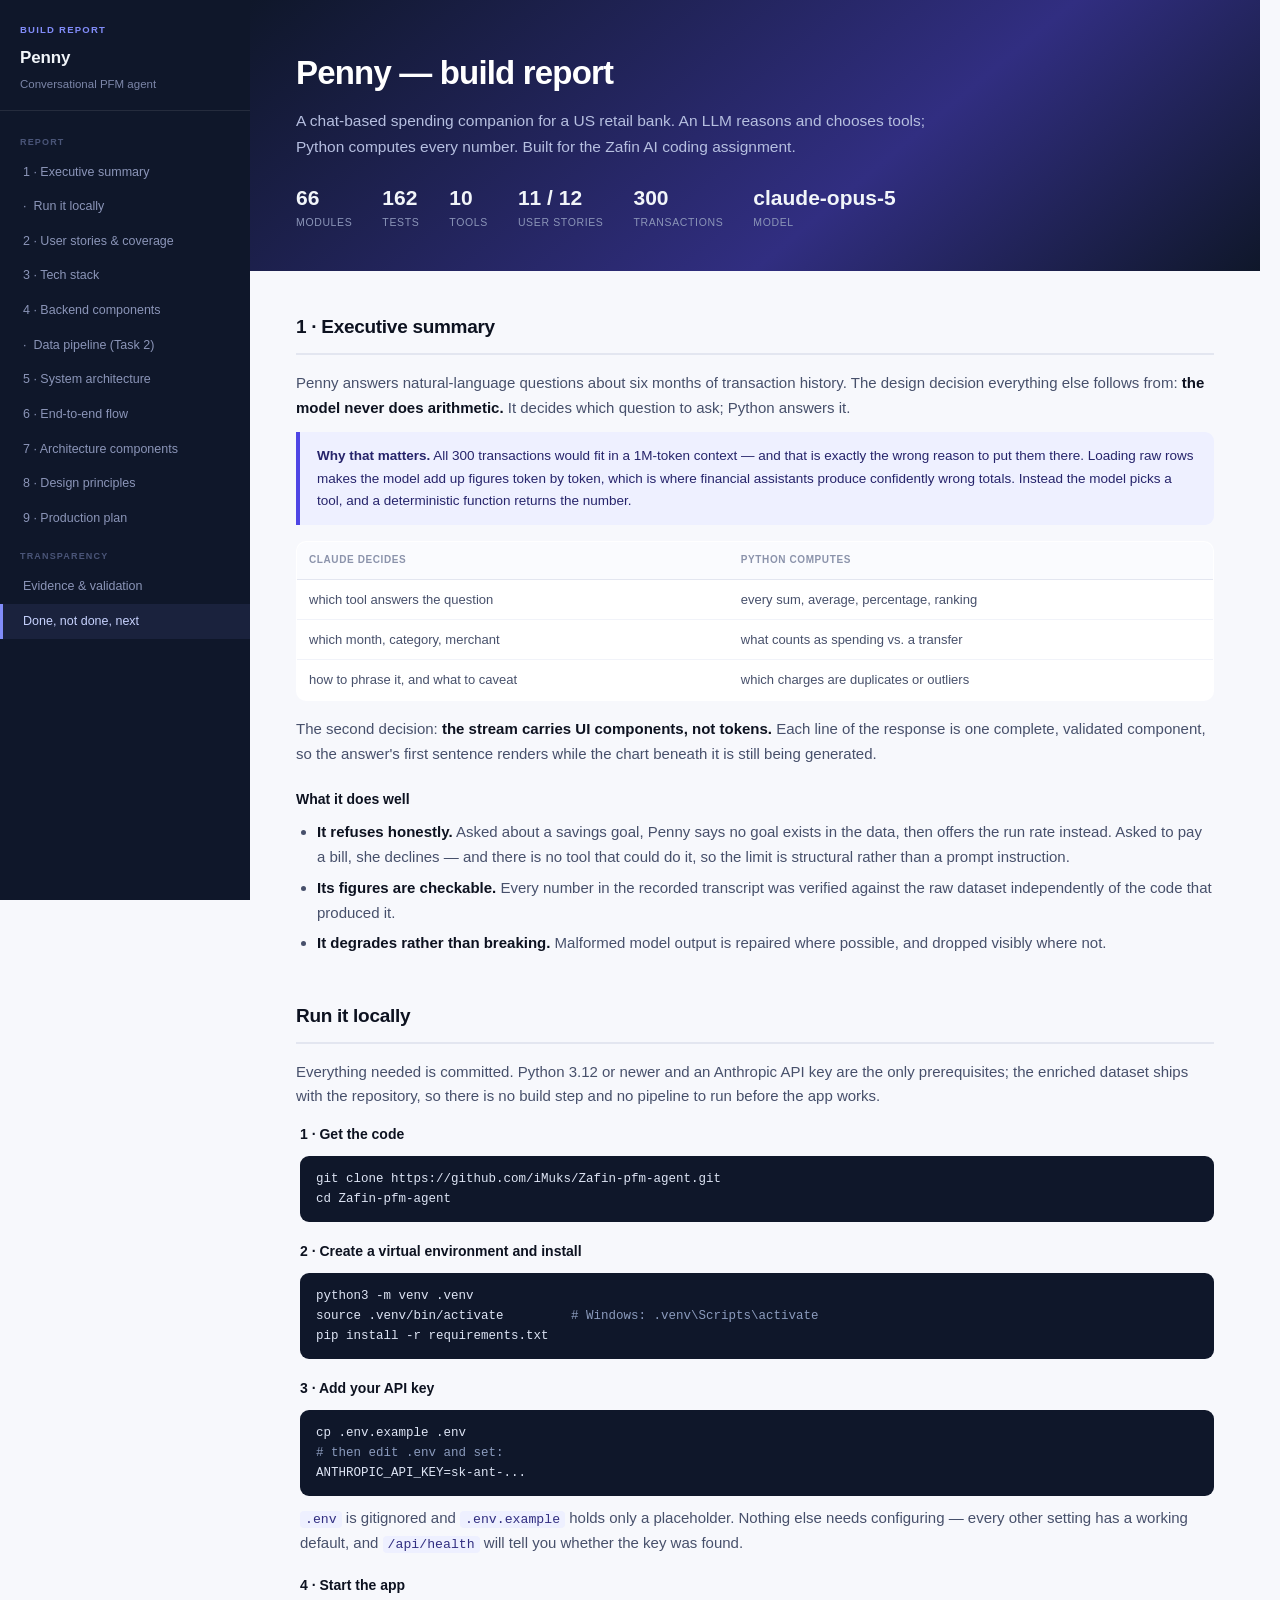
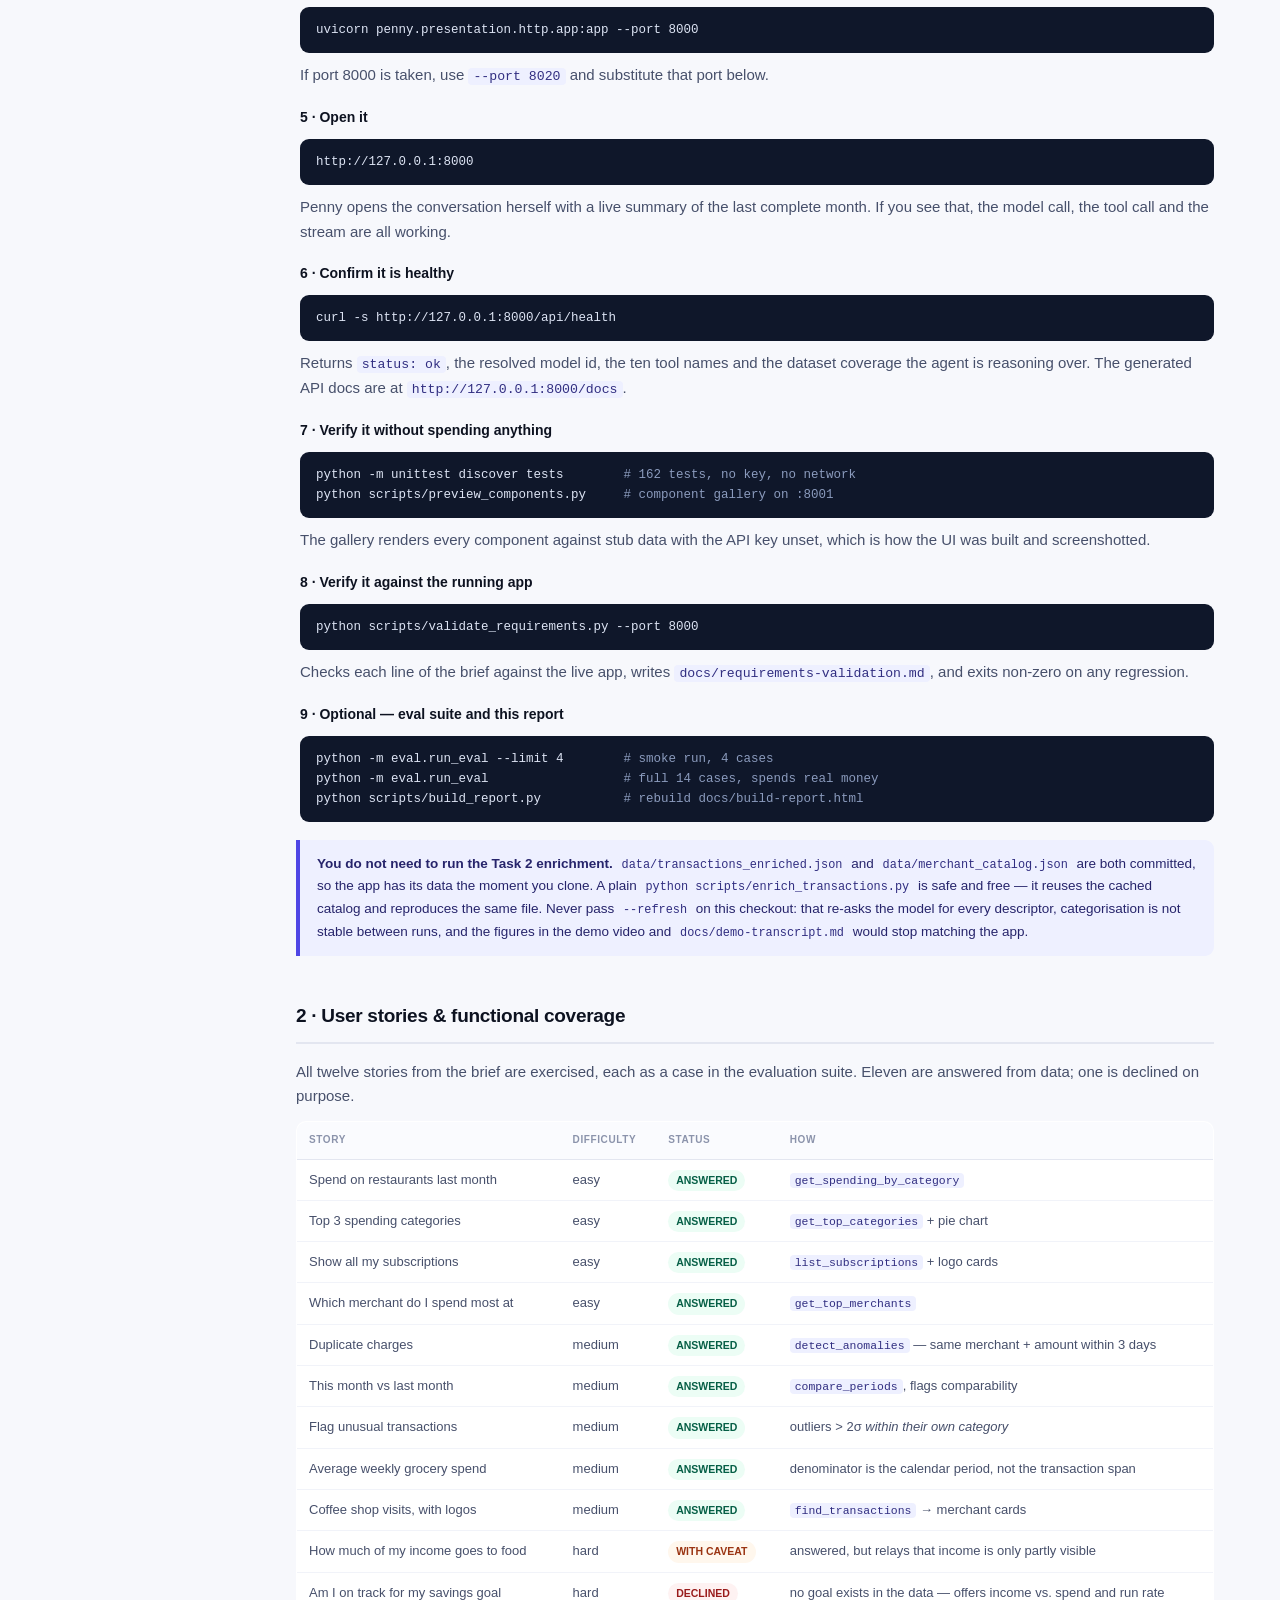
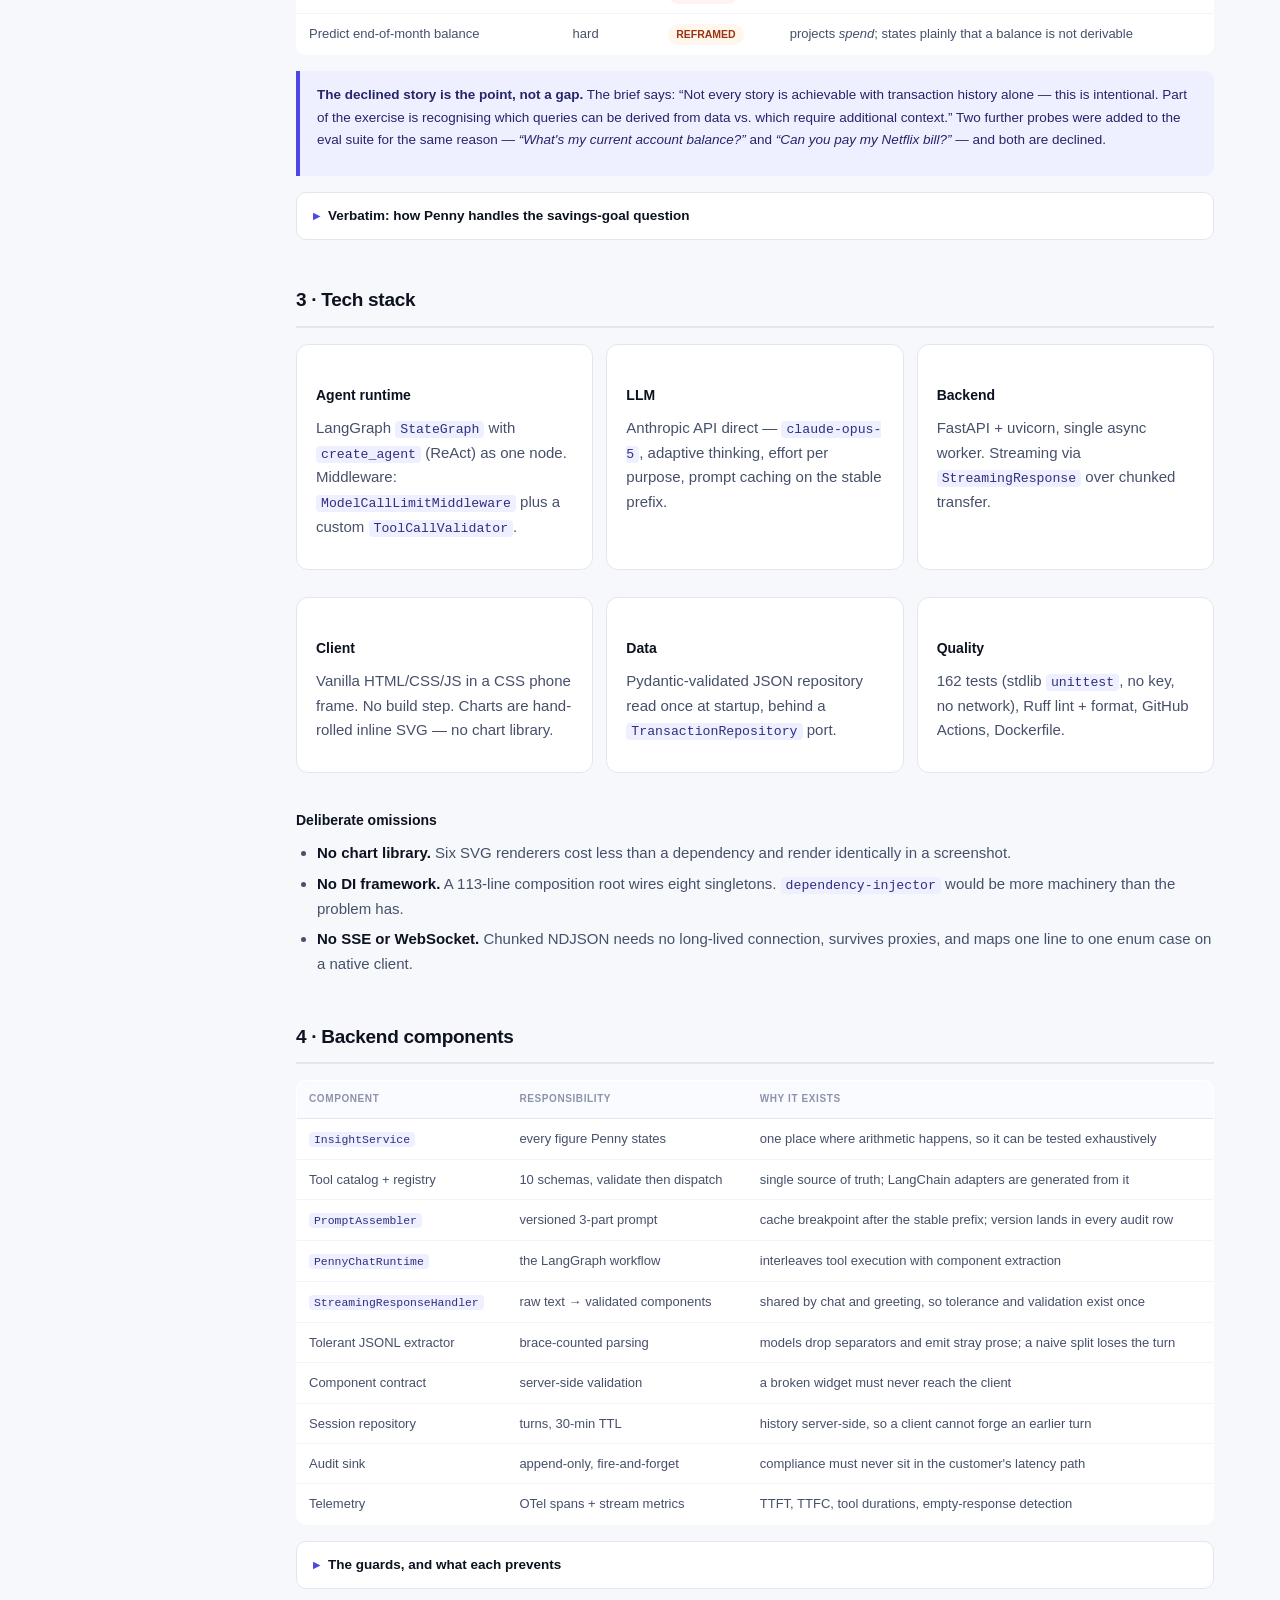
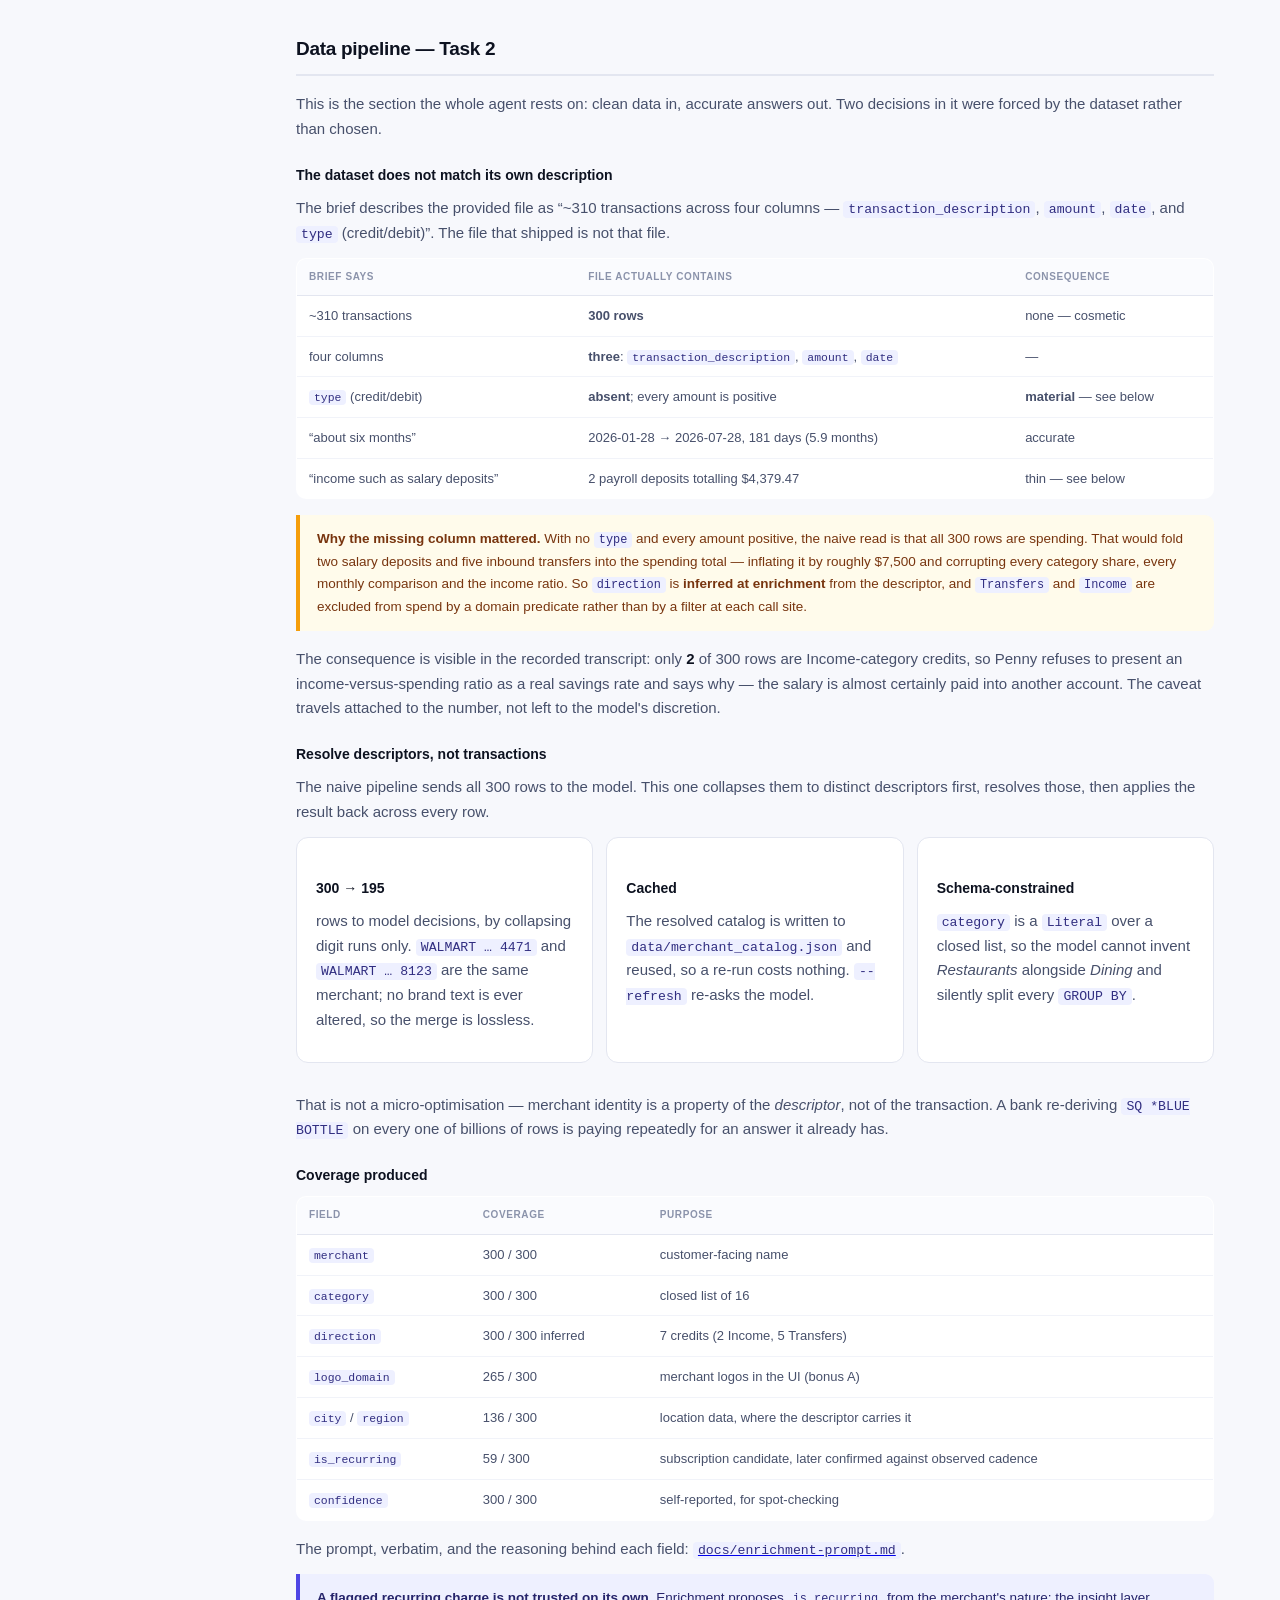
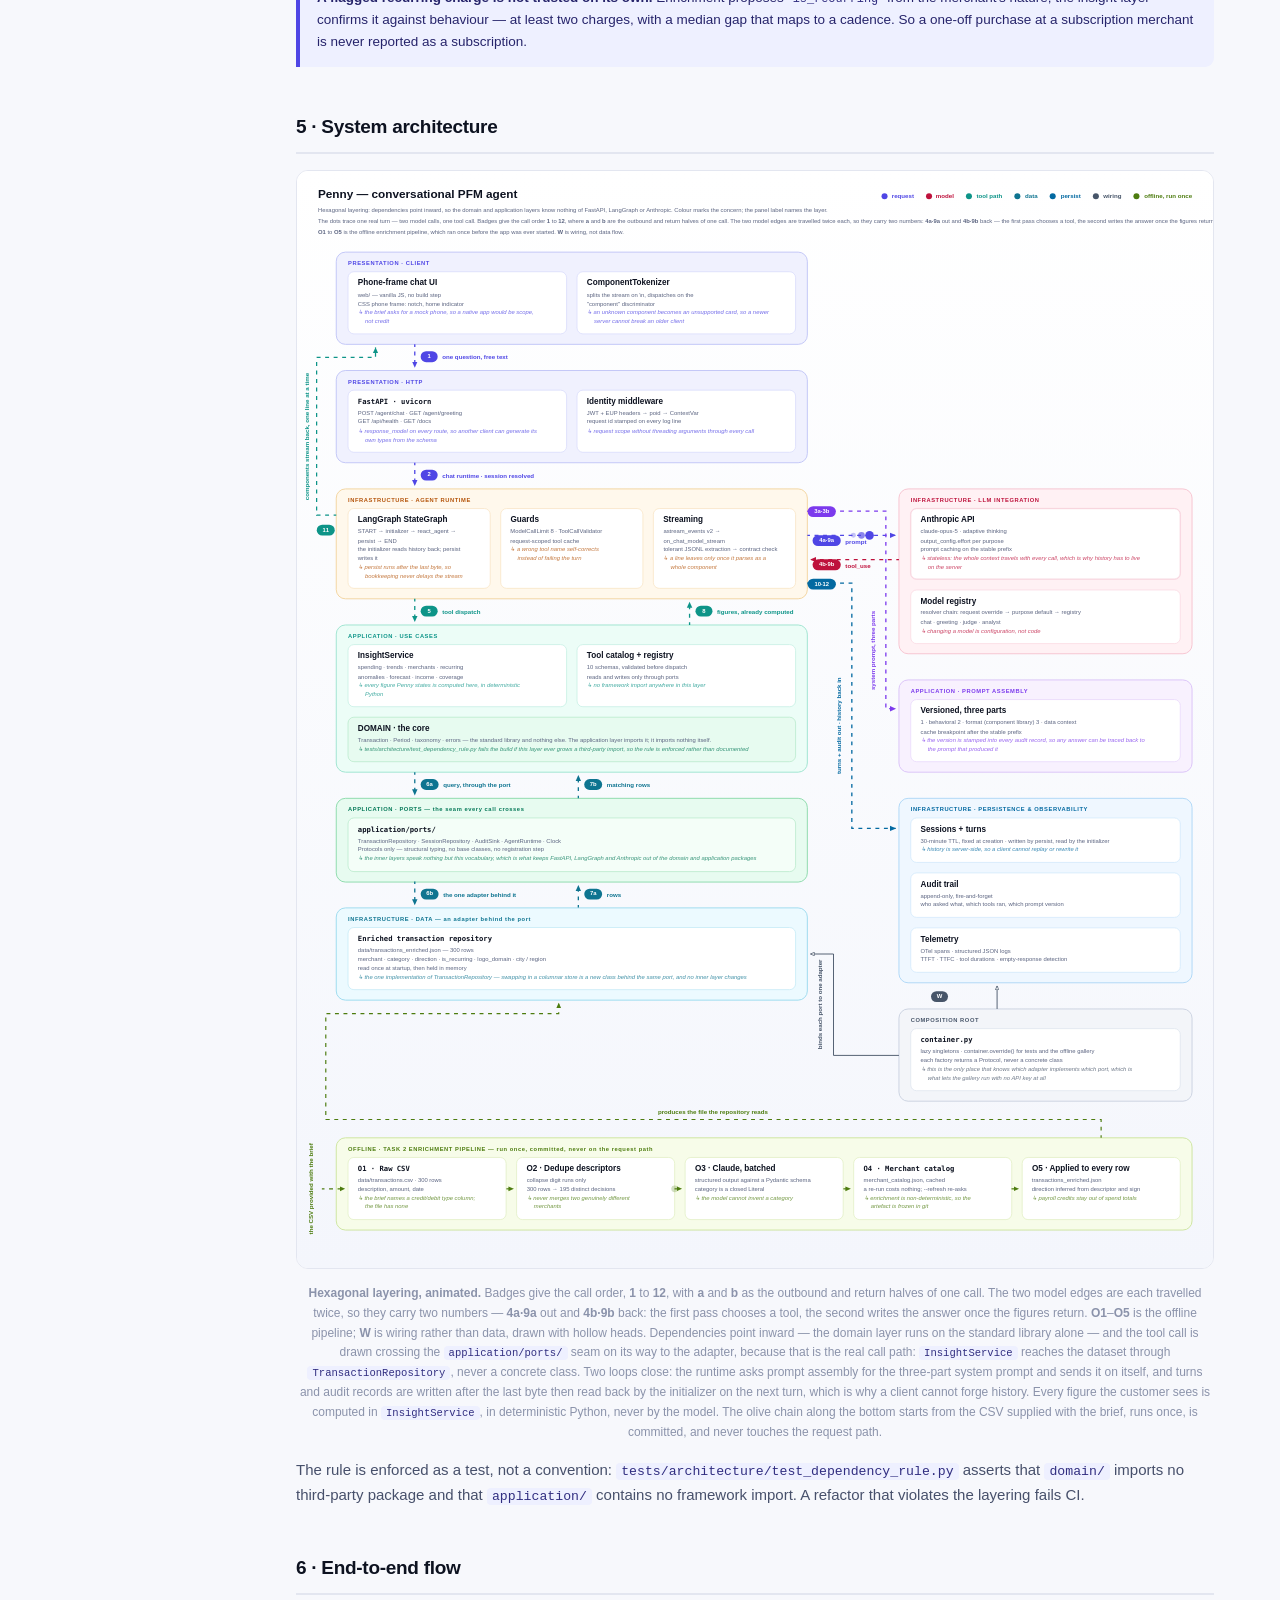
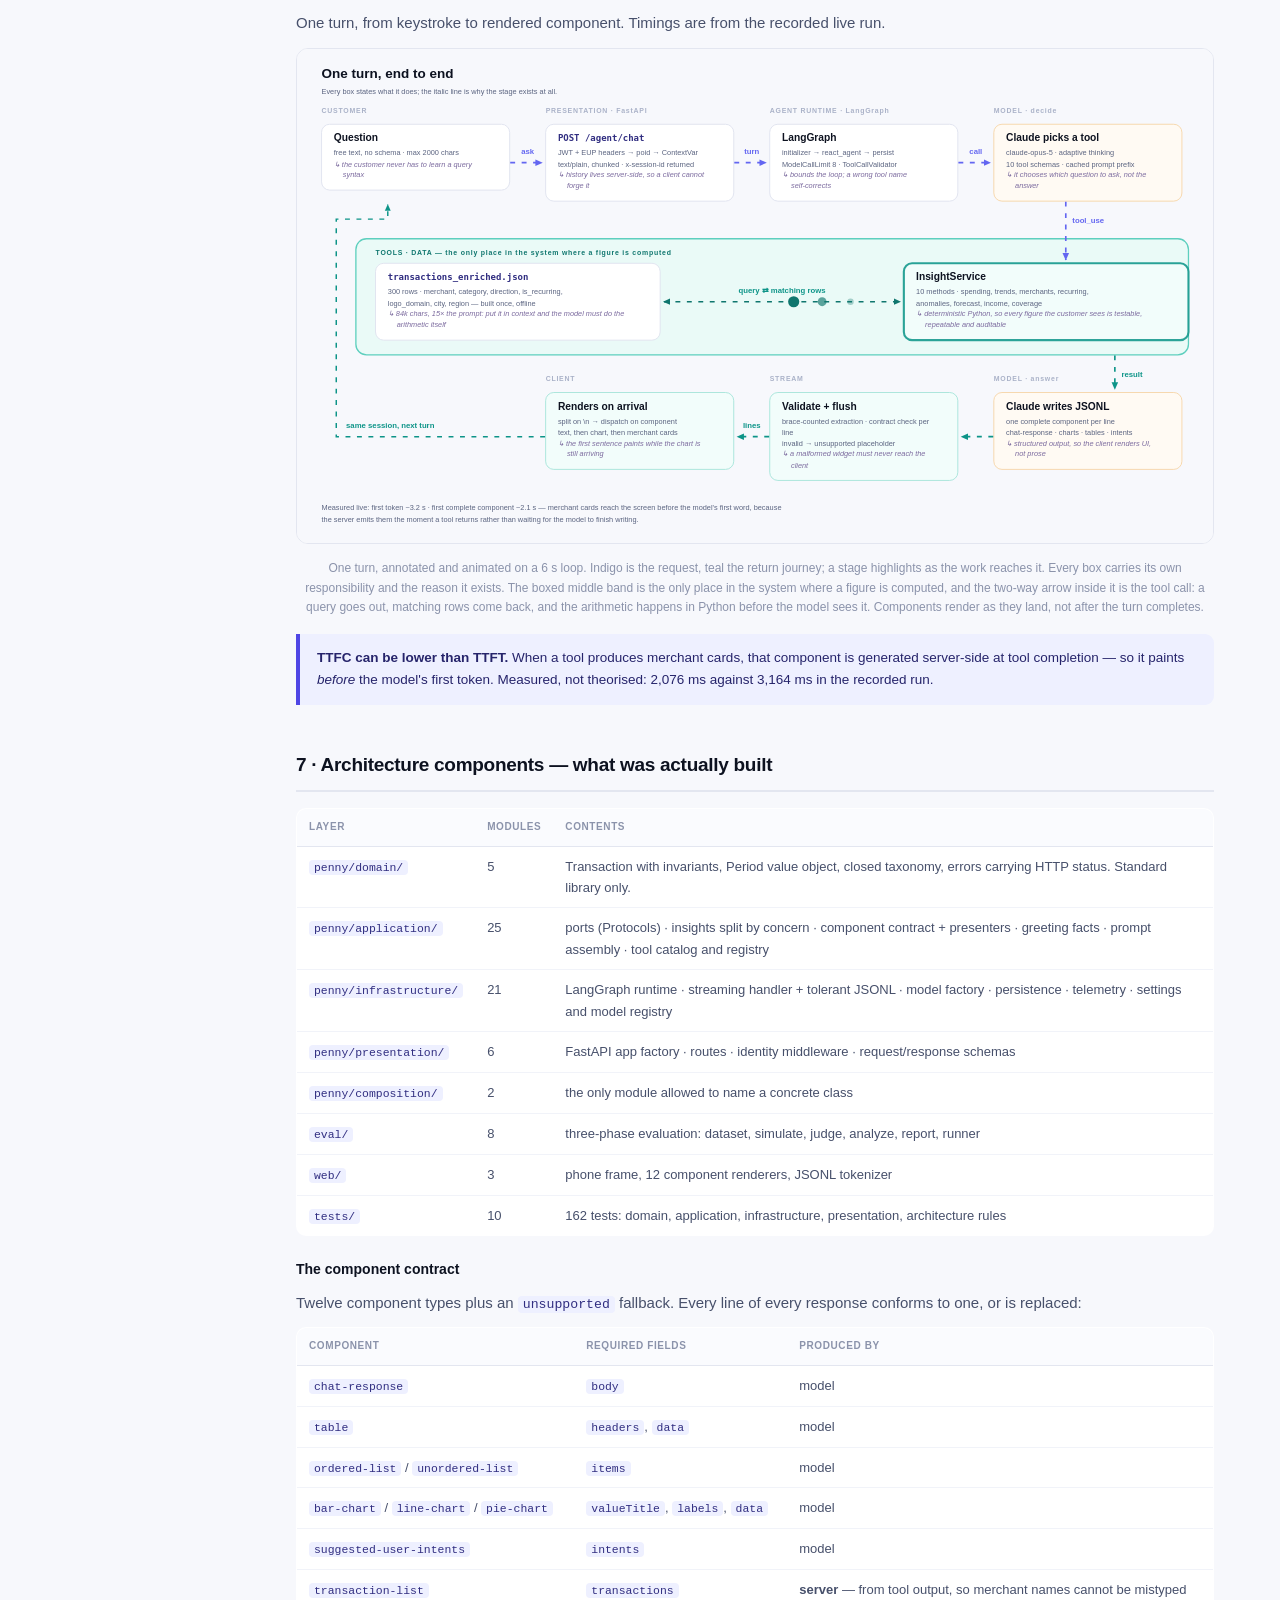
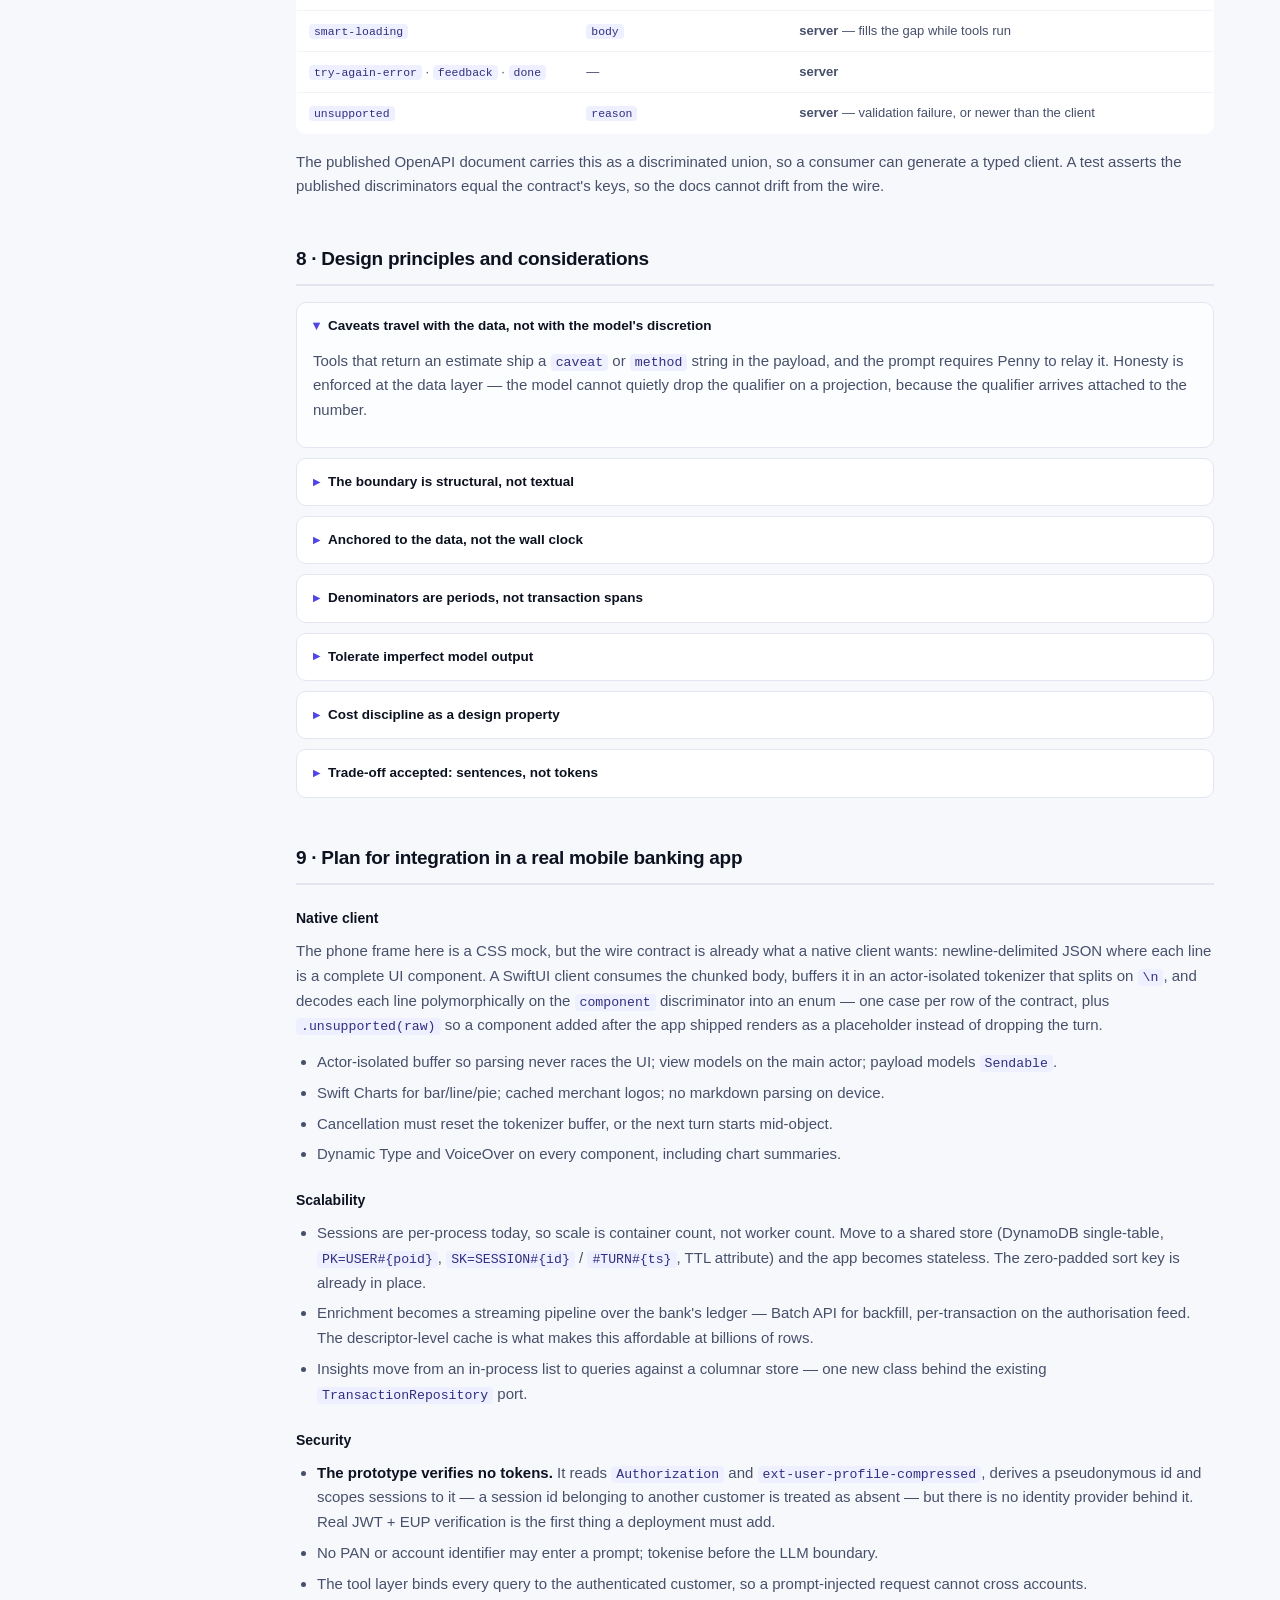
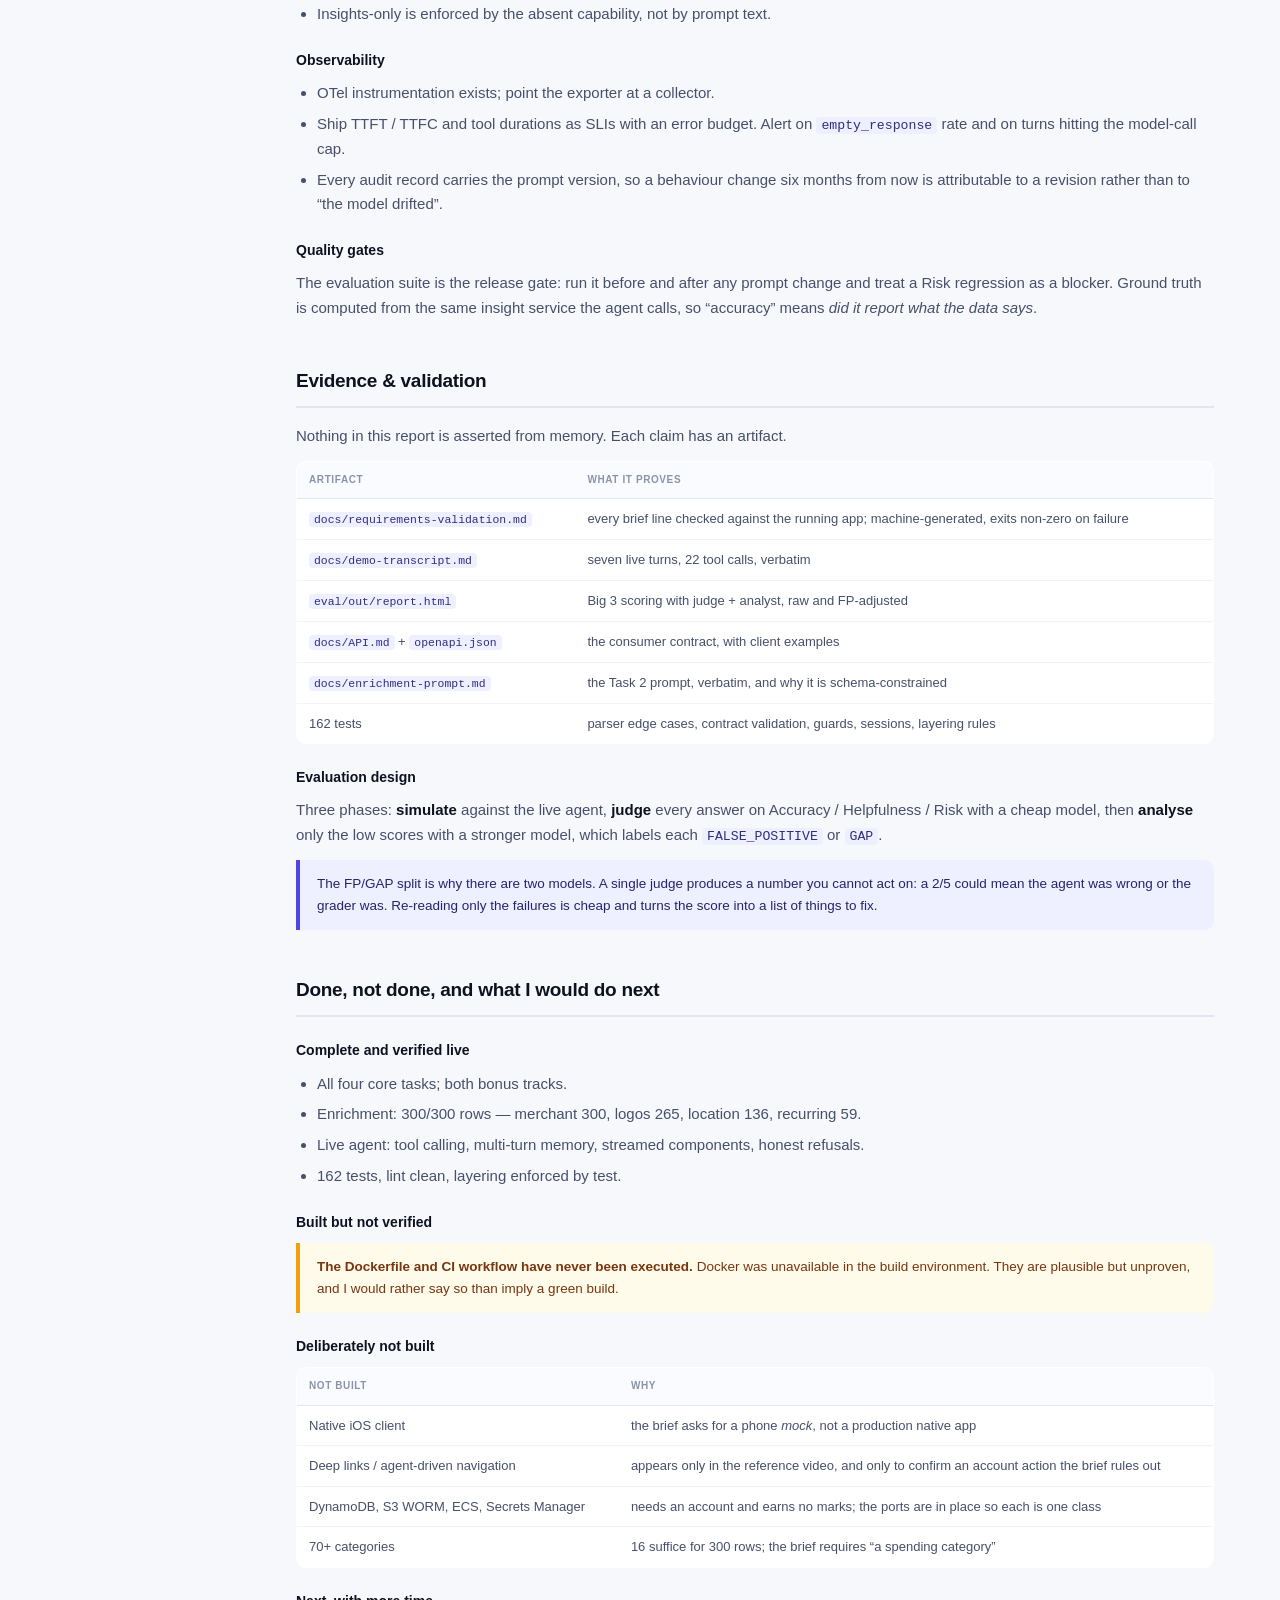
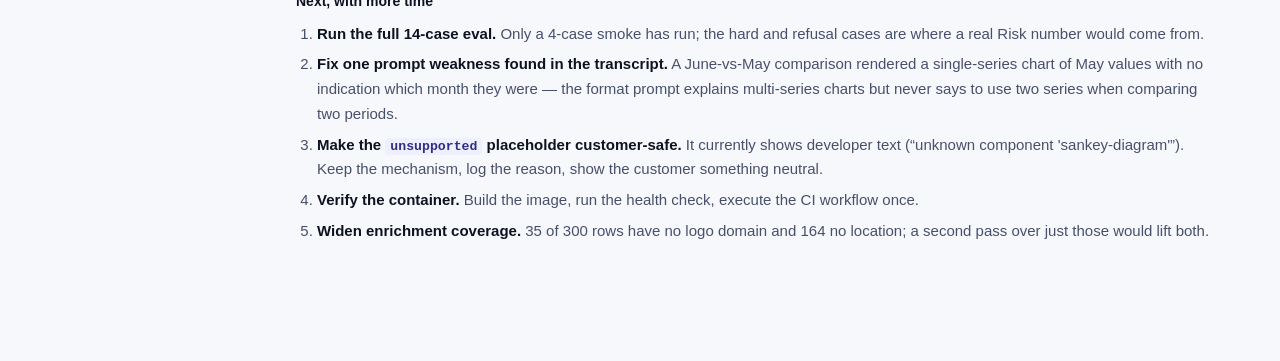
<file: docs/build-report.source.html>
<!doctype html>
<html lang="en">
<head>
<meta charset="utf-8">
<meta name="viewport" content="width=device-width, initial-scale=1">
<title>Penny — Build Report</title>
<style>
*,*::before,*::after{box-sizing:border-box;margin:0;padding:0}
:root{--bg:#f7f8fc;--surface:#fff;--ink:#0d1220;--ink2:#47506b;--ink3:#8b93ab;
--line:#e3e6f0;--brand:#4f46e5;--brand-deep:#312e81;--brand-soft:#eef0ff;
--ok:#0d9488;--warn:#b45309;--bad:#b91c1c;--nav:#0f172a;--sidebar:250px}
html{scroll-behavior:smooth}
body{font:15px/1.65 -apple-system,BlinkMacSystemFont,'Segoe UI',Roboto,sans-serif;color:var(--ink);background:var(--bg)}
code,.mono{font-family:ui-monospace,SFMono-Regular,Menlo,monospace;font-size:.88em}
code{background:var(--brand-soft);color:var(--brand-deep);padding:1px 5px;border-radius:4px}
pre{background:var(--nav);color:#dde4f4;padding:13px 16px;border-radius:9px;overflow-x:auto;
font-size:12.5px;line-height:1.6;margin:10px 0;font-family:ui-monospace,Menlo,monospace}
pre code{background:none;color:inherit;padding:0;font-size:inherit}
pre .c{color:#8b9bbd}
ol.steps{list-style:none;padding-left:0;margin:14px 0}
ol.steps>li{margin:0 0 18px;padding-left:4px}
ol.steps>li>strong{display:block;font-size:14px;margin-bottom:5px;color:var(--ink)}
/* sidebar */
.side{position:fixed;left:0;top:0;width:var(--sidebar);height:100vh;background:var(--nav);
display:flex;flex-direction:column;overflow:hidden;z-index:10}
.side-head{padding:22px 20px 16px;border-bottom:1px solid rgba(255,255,255,.09)}
.side-eyebrow{font-size:9.5px;font-weight:700;letter-spacing:.13em;text-transform:uppercase;color:#818cf8;margin-bottom:6px}
.side-title{font-size:17px;font-weight:700;color:#f1f5f9;letter-spacing:-.01em}
.side-sub{font-size:11.5px;color:#7c86a8;margin-top:3px}
.side-nav{flex:1;overflow-y:auto;padding:10px 0 30px}
.side-nav a{display:block;padding:7px 20px;font-size:12.5px;color:#8b95b8;text-decoration:none;
border-left:3px solid transparent;transition:.15s}
.side-nav a:hover{background:#1c2438;color:#cbd5e1}
.side-nav a.on{border-left-color:#818cf8;color:#c7d2fe;background:rgba(129,140,248,.09)}
.side-nav .grp{font-size:9px;font-weight:700;letter-spacing:.13em;text-transform:uppercase;
color:#4a5578;padding:14px 20px 5px}
/* main */
main{margin-left:var(--sidebar);max-width:1010px;padding:0 46px 90px}
.hero{background:linear-gradient(140deg,#0f172a,#312e81 62%,#0f172a);margin:0 -46px 40px;padding:46px 46px 38px;color:#fff}
.hero h1{font-size:33px;font-weight:800;letter-spacing:-.025em;margin-bottom:8px}
.hero p{font-size:15.5px;color:#b6bfe0;max-width:660px}
.metrics{display:flex;gap:30px;flex-wrap:wrap;margin-top:26px}
.metric b{display:block;font-size:21px;font-weight:800;color:#f1f5f9;line-height:1.1}
.metric span{font-size:10.5px;color:#8b95b8;text-transform:uppercase;letter-spacing:.06em}
section{margin-bottom:44px;scroll-margin-top:20px}
h2{font-size:19px;font-weight:700;letter-spacing:-.015em;padding-bottom:10px;margin-bottom:16px;border-bottom:2px solid var(--line)}
h3{font-size:14px;font-weight:700;margin:22px 0 9px;color:var(--ink)}
p{margin-bottom:12px;color:var(--ink2)}
p strong,li strong{color:var(--ink)}
ul,ol{margin:0 0 13px 21px}li{margin-bottom:6px;color:var(--ink2)}
table{width:100%;border-collapse:collapse;background:var(--surface);border:1px solid var(--line);
border-radius:10px;overflow:hidden;margin-bottom:16px;font-size:13px}
th{text-align:left;font-size:10px;font-weight:700;letter-spacing:.06em;text-transform:uppercase;
color:var(--ink3);padding:10px 12px;background:#fafbfe;border-bottom:1px solid var(--line)}
td{padding:9px 12px;border-bottom:1px solid #f1f3f9;color:var(--ink2);vertical-align:top}
tr:last-child td{border-bottom:0}
.card{background:var(--surface);border:1px solid var(--line);border-radius:12px;padding:17px 19px;margin-bottom:14px}
.grid{display:grid;grid-template-columns:repeat(auto-fit,minmax(232px,1fr));gap:13px;margin-bottom:16px}
.note{border-left:4px solid var(--brand);background:var(--brand-soft);padding:13px 17px;border-radius:0 9px 9px 0;margin-bottom:16px;font-size:13.5px;color:#26246b}
.warn{border-left:4px solid #f59e0b;background:#fffbeb;padding:13px 17px;border-radius:0 9px 9px 0;margin-bottom:16px;font-size:13.5px;color:#78350f}
.pill{display:inline-block;font-size:10.5px;font-weight:700;padding:2px 8px;border-radius:20px}
.p-ok{background:#ecfdf5;color:#065f46}.p-no{background:#fef2f2;color:#991b1b}
.p-man{background:#fffbeb;color:#92400e}.p-part{background:#fff7ed;color:#9a3412}
details{background:var(--surface);border:1px solid var(--line);border-radius:10px;padding:12px 16px;margin-bottom:10px}
details[open]{background:#fcfdff}
summary{cursor:pointer;font-weight:650;font-size:13.5px;color:var(--ink);list-style:none;display:flex;align-items:center;gap:8px}
summary::-webkit-details-marker{display:none}
summary::before{content:'▶';font-size:9px;color:var(--brand);transition:.15s}
details[open] summary::before{transform:rotate(90deg)}
summary+*{margin-top:11px}
figure{margin:0 0 16px}
figure img,figure svg{width:100%;height:auto;background:var(--surface);border:1px solid var(--line);border-radius:12px}
figcaption{font-size:12px;color:var(--ink3);margin-top:7px;text-align:center}
.q{border-left:3px solid var(--ok);padding-left:14px;margin:0 0 13px;font-size:13.5px;color:var(--ink2);font-style:italic}
@media(max-width:900px){.side{display:none}main{margin-left:0;padding:0 20px 60px}.hero{margin:0 -20px 30px;padding:34px 20px}}
</style>
</head>
<body>
<aside class="side">
  <div class="side-head">
    <div class="side-eyebrow">Build Report</div>
    <div class="side-title">Penny</div>
    <div class="side-sub">Conversational PFM agent</div>
  </div>
  <nav class="side-nav">
    <div class="grp">Report</div>
    <a href="#summary">1 · Executive summary</a>
    <a href="#run">·&nbsp; Run it locally</a>
    <a href="#stories">2 · User stories &amp; coverage</a>
    <a href="#stack">3 · Tech stack</a>
    <a href="#backend">4 · Backend components</a>
    <a href="#data">·&nbsp; Data pipeline (Task 2)</a>
    <a href="#architecture">5 · System architecture</a>
    <a href="#flow">6 · End-to-end flow</a>
    <a href="#inventory">7 · Architecture components</a>
    <a href="#principles">8 · Design principles</a>
    <a href="#production">9 · Production plan</a>
    <div class="grp">Transparency</div>
    <a href="#evidence">Evidence &amp; validation</a>
    <a href="#status">Done, not done, next</a>
  </nav>
</aside>

<main>
<div class="hero">
  <h1>Penny — build report</h1>
  <p>A chat-based spending companion for a US retail bank. An LLM reasons and
  chooses tools; Python computes every number. Built for the Zafin AI coding
  assignment.</p>
  <div class="metrics">
    <div class="metric"><b>66</b><span>modules</span></div>
    <div class="metric"><b>162</b><span>tests</span></div>
    <div class="metric"><b>10</b><span>tools</span></div>
    <div class="metric"><b>11 / 12</b><span>user stories</span></div>
    <div class="metric"><b>300</b><span>transactions</span></div>
    <div class="metric"><b>claude-opus-5</b><span>model</span></div>
  </div>
</div>

<section id="summary">
<h2>1 · Executive summary</h2>
<p>Penny answers natural-language questions about six months of transaction
history. The design decision everything else follows from: <strong>the model
never does arithmetic.</strong> It decides which question to ask; Python answers
it.</p>
<div class="note"><strong>Why that matters.</strong> All 300 transactions would
fit in a 1M-token context — and that is exactly the wrong reason to put them
there. Loading raw rows makes the model add up figures token by token, which is
where financial assistants produce confidently wrong totals. Instead the model
picks a tool, and a deterministic function returns the number.</div>
<table>
  <tr><th>Claude decides</th><th>Python computes</th></tr>
  <tr><td>which tool answers the question</td><td>every sum, average, percentage, ranking</td></tr>
  <tr><td>which month, category, merchant</td><td>what counts as spending vs. a transfer</td></tr>
  <tr><td>how to phrase it, and what to caveat</td><td>which charges are duplicates or outliers</td></tr>
</table>
<p>The second decision: <strong>the stream carries UI components, not tokens.</strong>
Each line of the response is one complete, validated component, so the answer's
first sentence renders while the chart beneath it is still being generated.</p>
<h3>What it does well</h3>
<ul>
  <li><strong>It refuses honestly.</strong> Asked about a savings goal, Penny says
  no goal exists in the data, then offers the run rate instead. Asked to pay a
  bill, she declines — and there is no tool that could do it, so the limit is
  structural rather than a prompt instruction.</li>
  <li><strong>Its figures are checkable.</strong> Every number in the recorded
  transcript was verified against the raw dataset independently of the code that
  produced it.</li>
  <li><strong>It degrades rather than breaking.</strong> Malformed model output is
  repaired where possible, and dropped visibly where not.</li>
</ul>
</section>

<section id="run">
<h2>Run it locally</h2>
<p>Everything needed is committed. Python 3.12 or newer and an Anthropic API key
are the only prerequisites; the enriched dataset ships with the repository, so
there is no build step and no pipeline to run before the app works.</p>

<ol class="steps">
<li><strong>1 · Get the code</strong>
<pre><code>git clone https://github.com/iMuks/Zafin-pfm-agent.git
cd Zafin-pfm-agent</code></pre></li>

<li><strong>2 · Create a virtual environment and install</strong>
<pre><code>python3 -m venv .venv
source .venv/bin/activate         <span class="c"># Windows: .venv\Scripts\activate</span>
pip install -r requirements.txt</code></pre></li>

<li><strong>3 · Add your API key</strong>
<pre><code>cp .env.example .env
<span class="c"># then edit .env and set:</span>
ANTHROPIC_API_KEY=sk-ant-...</code></pre>
<p><code>.env</code> is gitignored and <code>.env.example</code> holds only a
placeholder. Nothing else needs configuring — every other setting has a working
default, and <code>/api/health</code> will tell you whether the key was found.</p></li>

<li><strong>4 · Start the app</strong>
<pre><code>uvicorn penny.presentation.http.app:app --port 8000</code></pre>
<p>If port 8000 is taken, use <code>--port 8020</code> and substitute that port
below.</p></li>

<li><strong>5 · Open it</strong>
<pre><code>http://127.0.0.1:8000</code></pre>
<p>Penny opens the conversation herself with a live summary of the last complete
month. If you see that, the model call, the tool call and the stream are all
working.</p></li>

<li><strong>6 · Confirm it is healthy</strong>
<pre><code>curl -s http://127.0.0.1:8000/api/health</code></pre>
<p>Returns <code>status: ok</code>, the resolved model id, the ten tool names and
the dataset coverage the agent is reasoning over. The generated API docs are at
<code>http://127.0.0.1:8000/docs</code>.</p></li>

<li><strong>7 · Verify it without spending anything</strong>
<pre><code>python -m unittest discover tests        <span class="c"># 162 tests, no key, no network</span>
python scripts/preview_components.py     <span class="c"># component gallery on :8001</span></code></pre>
<p>The gallery renders every component against stub data with the API key unset,
which is how the UI was built and screenshotted.</p></li>

<li><strong>8 · Verify it against the running app</strong>
<pre><code>python scripts/validate_requirements.py --port 8000</code></pre>
<p>Checks each line of the brief against the live app, writes
<code>docs/requirements-validation.md</code>, and exits non-zero on any
regression.</p></li>

<li><strong>9 · Optional — eval suite and this report</strong>
<pre><code>python -m eval.run_eval --limit 4        <span class="c"># smoke run, 4 cases</span>
python -m eval.run_eval                  <span class="c"># full 14 cases, spends real money</span>
python scripts/build_report.py           <span class="c"># rebuild docs/build-report.html</span></code></pre></li>
</ol>

<div class="note"><strong>You do not need to run the Task 2 enrichment.</strong>
<code>data/transactions_enriched.json</code> and
<code>data/merchant_catalog.json</code> are both committed, so the app has its
data the moment you clone. A plain <code>python scripts/enrich_transactions.py</code>
is safe and free — it reuses the cached catalog and reproduces the same file.
Never pass <code>--refresh</code> on this checkout: that re-asks the model for
every descriptor, categorisation is not stable between runs, and the figures in
the demo video and <code>docs/demo-transcript.md</code> would stop matching the
app.</div>
</section>

<section id="stories">
<h2>2 · User stories &amp; functional coverage</h2>
<p>All twelve stories from the brief are exercised, each as a case in the
evaluation suite. Eleven are answered from data; one is declined on purpose.</p>
<table>
  <tr><th>Story</th><th>Difficulty</th><th>Status</th><th>How</th></tr>
  <tr><td>Spend on restaurants last month</td><td>easy</td><td><span class="pill p-ok">ANSWERED</span></td><td><code>get_spending_by_category</code></td></tr>
  <tr><td>Top 3 spending categories</td><td>easy</td><td><span class="pill p-ok">ANSWERED</span></td><td><code>get_top_categories</code> + pie chart</td></tr>
  <tr><td>Show all my subscriptions</td><td>easy</td><td><span class="pill p-ok">ANSWERED</span></td><td><code>list_subscriptions</code> + logo cards</td></tr>
  <tr><td>Which merchant do I spend most at</td><td>easy</td><td><span class="pill p-ok">ANSWERED</span></td><td><code>get_top_merchants</code></td></tr>
  <tr><td>Duplicate charges</td><td>medium</td><td><span class="pill p-ok">ANSWERED</span></td><td><code>detect_anomalies</code> — same merchant + amount within 3 days</td></tr>
  <tr><td>This month vs last month</td><td>medium</td><td><span class="pill p-ok">ANSWERED</span></td><td><code>compare_periods</code>, flags comparability</td></tr>
  <tr><td>Flag unusual transactions</td><td>medium</td><td><span class="pill p-ok">ANSWERED</span></td><td>outliers &gt; 2σ <em>within their own category</em></td></tr>
  <tr><td>Average weekly grocery spend</td><td>medium</td><td><span class="pill p-ok">ANSWERED</span></td><td>denominator is the calendar period, not the transaction span</td></tr>
  <tr><td>Coffee shop visits, with logos</td><td>medium</td><td><span class="pill p-ok">ANSWERED</span></td><td><code>find_transactions</code> → merchant cards</td></tr>
  <tr><td>How much of my income goes to food</td><td>hard</td><td><span class="pill p-part">WITH CAVEAT</span></td><td>answered, but relays that income is only partly visible</td></tr>
  <tr><td>Am I on track for my savings goal</td><td>hard</td><td><span class="pill p-no">DECLINED</span></td><td>no goal exists in the data — offers income vs. spend and run rate</td></tr>
  <tr><td>Predict end-of-month balance</td><td>hard</td><td><span class="pill p-part">REFRAMED</span></td><td>projects <em>spend</em>; states plainly that a balance is not derivable</td></tr>
</table>
<div class="note"><strong>The declined story is the point, not a gap.</strong> The
brief says: “Not every story is achievable with transaction history alone — this
is intentional. Part of the exercise is recognising which queries can be derived
from data vs. which require additional context.” Two further probes were added to
the eval suite for the same reason — <em>“What's my current account balance?”</em>
and <em>“Can you pay my Netflix bill?”</em> — and both are declined.</p></div>
<details><summary>Verbatim: how Penny handles the savings-goal question</summary>
<p class="q">“There's no savings goal stored in this data — I have transaction
history only, so I can't tell you whether you're on track against a target, and I
can't see a balance either. What I can tell you: you've spent $9,700.46 so far in
July through day 28, a run rate of $346.44/day, which straight-lines to about
$10,739.80 by month end. That's roughly $999 below your $11,739.00 average across
the five complete months from February to June… The projection assumes the last
three days look like the first 28, which is a weak assumption around rent and
payday. And no income credits at all appear in July — your salary clearly lands
in another account, so I genuinely can't compute what you saved, only what you
spent.”</p>
<p>Note the baseline: <em>five complete months, February to June</em>. The dataset
opens on 2026-01-28, so January holds four days. An earlier build averaged that
stub in as though it were a whole month, which pulled the baseline down to
$9,846.26 and reported July as <em>$893.54 above</em> average — the opposite of
the truth. <code>is_month_fully_covered()</code> now requires a month to be
covered at both edges before it can join a baseline, and two regression tests
pin it.</p>
<p>Recorded live in <code>docs/demo-transcript.md</code>.</p>
</details>
</section>

<section id="stack">
<h2>3 · Tech stack</h2>
<div class="grid">
  <div class="card"><h3>Agent runtime</h3><p>LangGraph <code>StateGraph</code> with
  <code>create_agent</code> (ReAct) as one node. Middleware:
  <code>ModelCallLimitMiddleware</code> plus a custom <code>ToolCallValidator</code>.</p></div>
  <div class="card"><h3>LLM</h3><p>Anthropic API direct —
  <code>claude-opus-5</code>, adaptive thinking, effort per purpose, prompt
  caching on the stable prefix.</p></div>
  <div class="card"><h3>Backend</h3><p>FastAPI + uvicorn, single async worker.
  Streaming via <code>StreamingResponse</code> over chunked transfer.</p></div>
  <div class="card"><h3>Client</h3><p>Vanilla HTML/CSS/JS in a CSS phone frame.
  No build step. Charts are hand-rolled inline SVG — no chart library.</p></div>
  <div class="card"><h3>Data</h3><p>Pydantic-validated JSON repository read once
  at startup, behind a <code>TransactionRepository</code> port.</p></div>
  <div class="card"><h3>Quality</h3><p>162 tests (stdlib <code>unittest</code>,
  no key, no network), Ruff lint + format, GitHub Actions, Dockerfile.</p></div>
</div>
<h3>Deliberate omissions</h3>
<ul>
  <li><strong>No chart library.</strong> Six SVG renderers cost less than a
  dependency and render identically in a screenshot.</li>
  <li><strong>No DI framework.</strong> A 113-line composition root wires eight
  singletons. <code>dependency-injector</code> would be more machinery than the
  problem has.</li>
  <li><strong>No SSE or WebSocket.</strong> Chunked NDJSON needs no long-lived
  connection, survives proxies, and maps one line to one enum case on a native
  client.</li>
</ul>
</section>

<section id="backend">
<h2>4 · Backend components</h2>
<table>
  <tr><th>Component</th><th>Responsibility</th><th>Why it exists</th></tr>
  <tr><td><code>InsightService</code></td><td>every figure Penny states</td><td>one place where arithmetic happens, so it can be tested exhaustively</td></tr>
  <tr><td>Tool catalog + registry</td><td>10 schemas, validate then dispatch</td><td>single source of truth; LangChain adapters are generated from it</td></tr>
  <tr><td><code>PromptAssembler</code></td><td>versioned 3-part prompt</td><td>cache breakpoint after the stable prefix; version lands in every audit row</td></tr>
  <tr><td><code>PennyChatRuntime</code></td><td>the LangGraph workflow</td><td>interleaves tool execution with component extraction</td></tr>
  <tr><td><code>StreamingResponseHandler</code></td><td>raw text → validated components</td><td>shared by chat and greeting, so tolerance and validation exist once</td></tr>
  <tr><td>Tolerant JSONL extractor</td><td>brace-counted parsing</td><td>models drop separators and emit stray prose; a naive split loses the turn</td></tr>
  <tr><td>Component contract</td><td>server-side validation</td><td>a broken widget must never reach the client</td></tr>
  <tr><td>Session repository</td><td>turns, 30-min TTL</td><td>history server-side, so a client cannot forge an earlier turn</td></tr>
  <tr><td>Audit sink</td><td>append-only, fire-and-forget</td><td>compliance must never sit in the customer's latency path</td></tr>
  <tr><td>Telemetry</td><td>OTel spans + stream metrics</td><td>TTFT, TTFC, tool durations, empty-response detection</td></tr>
</table>
<details><summary>The guards, and what each prevents</summary>
<table>
  <tr><th>Guard</th><th>Prevents</th></tr>
  <tr><td><code>ModelCallLimitMiddleware</code></td><td>a runaway ReAct loop — ends the turn instead of raising</td></tr>
  <tr><td><code>ToolCallValidator</code></td><td>hallucinated tool names and malformed arguments</td></tr>
  <tr><td>request-scoped tool cache</td><td>paying twice for the same tool call in one turn</td></tr>
  <tr><td>tolerant JSONL parser</td><td>one malformed line destroying an entire answer</td></tr>
  <tr><td>component validation</td><td>an invalid chart or table reaching the UI</td></tr>
</table>
<p><code>ToolCallValidator</code> <em>returns</em> the refusal as a tool result
rather than raising, so the model can read “that tool does not exist, here are
the ones that do” and recover inside the same turn.</p>
</details>
</section>

<section id="data">
<h2>Data pipeline — Task 2</h2>
<p>This is the section the whole agent rests on: clean data in, accurate answers
out. Two decisions in it were forced by the dataset rather than chosen.</p>

<h3>The dataset does not match its own description</h3>
<p>The brief describes the provided file as “~310 transactions across four
columns — <code>transaction_description</code>, <code>amount</code>,
<code>date</code>, and <code>type</code> (credit/debit)”. The file that shipped
is not that file.</p>
<table>
  <tr><th>Brief says</th><th>File actually contains</th><th>Consequence</th></tr>
  <tr><td>~310 transactions</td><td><strong>300 rows</strong></td><td>none — cosmetic</td></tr>
  <tr><td>four columns</td><td><strong>three</strong>: <code>transaction_description</code>, <code>amount</code>, <code>date</code></td><td>—</td></tr>
  <tr><td><code>type</code> (credit/debit)</td><td><strong>absent</strong>; every amount is positive</td><td><strong>material</strong> — see below</td></tr>
  <tr><td>“about six months”</td><td>2026-01-28 → 2026-07-28, 181 days (5.9 months)</td><td>accurate</td></tr>
  <tr><td>“income such as salary deposits”</td><td>2 payroll deposits totalling $4,379.47</td><td>thin — see below</td></tr>
</table>
<div class="warn"><strong>Why the missing column mattered.</strong> With no
<code>type</code> and every amount positive, the naive read is that all 300 rows
are spending. That would fold two salary deposits and five inbound transfers into
the spending total — inflating it by roughly $7,500 and corrupting every
category share, every monthly comparison and the income ratio. So
<code>direction</code> is <strong>inferred at enrichment</strong> from the
descriptor, and <code>Transfers</code> and <code>Income</code> are excluded from
spend by a domain predicate rather than by a filter at each call site.</div>
<p>The consequence is visible in the recorded transcript: only <strong>2</strong>
of 300 rows are Income-category credits, so Penny refuses to present an
income-versus-spending ratio as a real savings rate and says why — the salary is
almost certainly paid into another account. The caveat travels attached to the
number, not left to the model's discretion.</p>

<h3>Resolve descriptors, not transactions</h3>
<p>The naive pipeline sends all 300 rows to the model. This one collapses them to
distinct descriptors first, resolves those, then applies the result back across
every row.</p>
<div class="grid">
  <div class="card"><h3>300 → 195</h3><p>rows to model decisions, by collapsing
  digit runs only. <code>WALMART … 4471</code> and <code>WALMART … 8123</code> are
  the same merchant; no brand text is ever altered, so the merge is lossless.</p></div>
  <div class="card"><h3>Cached</h3><p>The resolved catalog is written to
  <code>data/merchant_catalog.json</code> and reused, so a re-run costs nothing.
  <code>--refresh</code> re-asks the model.</p></div>
  <div class="card"><h3>Schema-constrained</h3><p><code>category</code> is a
  <code>Literal</code> over a closed list, so the model cannot invent
  <em>Restaurants</em> alongside <em>Dining</em> and silently split every
  <code>GROUP BY</code>.</p></div>
</div>
<p>That is not a micro-optimisation — merchant identity is a property of the
<em>descriptor</em>, not of the transaction. A bank re-deriving
<code>SQ *BLUE BOTTLE</code> on every one of billions of rows is paying
repeatedly for an answer it already has.</p>

<h3>Coverage produced</h3>
<table>
  <tr><th>Field</th><th>Coverage</th><th>Purpose</th></tr>
  <tr><td><code>merchant</code></td><td>300 / 300</td><td>customer-facing name</td></tr>
  <tr><td><code>category</code></td><td>300 / 300</td><td>closed list of 16</td></tr>
  <tr><td><code>direction</code></td><td>300 / 300 inferred</td><td>7 credits (2 Income, 5 Transfers)</td></tr>
  <tr><td><code>logo_domain</code></td><td>265 / 300</td><td>merchant logos in the UI (bonus A)</td></tr>
  <tr><td><code>city</code> / <code>region</code></td><td>136 / 300</td><td>location data, where the descriptor carries it</td></tr>
  <tr><td><code>is_recurring</code></td><td>59 / 300</td><td>subscription candidate, later confirmed against observed cadence</td></tr>
  <tr><td><code>confidence</code></td><td>300 / 300</td><td>self-reported, for spot-checking</td></tr>
</table>
<p>The prompt, verbatim, and the reasoning behind each field:
<a href="enrichment-prompt.md"><code>docs/enrichment-prompt.md</code></a>.</p>
<div class="note"><strong>A flagged recurring charge is not trusted on its own.</strong>
Enrichment proposes <code>is_recurring</code> from the merchant's nature; the
insight layer confirms it against behaviour — at least two charges, with a
median gap that maps to a cadence. So a one-off purchase at a subscription
merchant is never reported as a subscription.</div>
</section>

<section id="architecture">
<h2>5 · System architecture</h2>
<figure>
  <img src="architecture.svg" alt="Animated architecture: a request travels from the phone client through FastAPI into the LangGraph runtime, which calls Claude, dispatches tools into the application layer and the enriched transaction repository, writes turns and audit records, and streams components back to the client; a separate offline chain along the bottom builds the dataset">
  <figcaption><strong>Hexagonal layering, animated.</strong> Badges give the call
  order, <strong>1</strong> to <strong>12</strong>, with <strong>a</strong> and
  <strong>b</strong> as the outbound and return halves of one call. The two model
  edges are each travelled twice, so they carry two numbers —
  <strong>4a·9a</strong> out and <strong>4b·9b</strong> back: the first pass
  chooses a tool, the second writes the answer once the figures return.
  <strong>O1</strong>–<strong>O5</strong> is the offline pipeline;
  <strong>W</strong> is wiring rather than data, drawn with hollow heads.
  Dependencies point inward — the domain layer runs on the standard library
  alone — and the tool call is drawn crossing the
  <code>application/ports/</code> seam on its way to the adapter, because that is
  the real call path: <code>InsightService</code> reaches the dataset through
  <code>TransactionRepository</code>, never a concrete class. Two loops close:
  the runtime asks prompt assembly for the three-part system prompt and sends it
  on itself, and turns and audit records are written after the last byte then
  read back by the initializer on the next turn, which is why a client cannot
  forge history. Every figure the customer sees is computed in
  <code>InsightService</code>, in deterministic Python, never by the model. The
  olive chain along the bottom starts from the CSV supplied with the brief, runs
  once, is committed, and never touches the request path.</figcaption>
</figure>
<p>The rule is enforced as a test, not a convention:
<code>tests/architecture/test_dependency_rule.py</code> asserts that
<code>domain/</code> imports no third-party package and that
<code>application/</code> contains no framework import. A refactor that violates
the layering fails CI.</p>
</section>

<section id="flow">
<h2>6 · End-to-end flow</h2>
<p>One turn, from keystroke to rendered component. Timings are from the recorded
live run.</p>
<figure>
<img src="streaming-flow.svg" alt="One turn end to end, animated: request across the top, tools and data in the middle, streamed response along the bottom, each stage annotated with what it does and why it exists">
<figcaption>One turn, annotated and animated on a 6 s loop. Indigo is the
request, teal the return journey; a stage highlights as the work reaches it.
Every box carries its own responsibility and the reason it exists. The boxed
middle band is the only place in the system where a figure is computed, and the
two-way arrow inside it is the tool call: a query goes out, matching rows come
back, and the arithmetic happens in Python before the model sees it. Components
render as they land, not after the turn completes.</figcaption>
</figure>
<div class="note"><strong>TTFC can be lower than TTFT.</strong> When a tool
produces merchant cards, that component is generated server-side at tool
completion — so it paints <em>before</em> the model's first token. Measured, not
theorised: 2,076 ms against 3,164 ms in the recorded run.</div>
</section>

<section id="inventory">
<h2>7 · Architecture components — what was actually built</h2>
<table>
  <tr><th>Layer</th><th>Modules</th><th>Contents</th></tr>
  <tr><td><code>penny/domain/</code></td><td>5</td><td>Transaction with invariants, Period value object, closed taxonomy, errors carrying HTTP status. Standard library only.</td></tr>
  <tr><td><code>penny/application/</code></td><td>25</td><td>ports (Protocols) · insights split by concern · component contract + presenters · greeting facts · prompt assembly · tool catalog and registry</td></tr>
  <tr><td><code>penny/infrastructure/</code></td><td>21</td><td>LangGraph runtime · streaming handler + tolerant JSONL · model factory · persistence · telemetry · settings and model registry</td></tr>
  <tr><td><code>penny/presentation/</code></td><td>6</td><td>FastAPI app factory · routes · identity middleware · request/response schemas</td></tr>
  <tr><td><code>penny/composition/</code></td><td>2</td><td>the only module allowed to name a concrete class</td></tr>
  <tr><td><code>eval/</code></td><td>8</td><td>three-phase evaluation: dataset, simulate, judge, analyze, report, runner</td></tr>
  <tr><td><code>web/</code></td><td>3</td><td>phone frame, 12 component renderers, JSONL tokenizer</td></tr>
  <tr><td><code>tests/</code></td><td>10</td><td>162 tests: domain, application, infrastructure, presentation, architecture rules</td></tr>
</table>
<h3>The component contract</h3>
<p>Twelve component types plus an <code>unsupported</code> fallback. Every line of
every response conforms to one, or is replaced:</p>
<table>
  <tr><th>Component</th><th>Required fields</th><th>Produced by</th></tr>
  <tr><td><code>chat-response</code></td><td><code>body</code></td><td>model</td></tr>
  <tr><td><code>table</code></td><td><code>headers</code>, <code>data</code></td><td>model</td></tr>
  <tr><td><code>ordered-list</code> / <code>unordered-list</code></td><td><code>items</code></td><td>model</td></tr>
  <tr><td><code>bar-chart</code> / <code>line-chart</code> / <code>pie-chart</code></td><td><code>valueTitle</code>, <code>labels</code>, <code>data</code></td><td>model</td></tr>
  <tr><td><code>suggested-user-intents</code></td><td><code>intents</code></td><td>model</td></tr>
  <tr><td><code>transaction-list</code></td><td><code>transactions</code></td><td><strong>server</strong> — from tool output, so merchant names cannot be mistyped</td></tr>
  <tr><td><code>smart-loading</code></td><td><code>body</code></td><td><strong>server</strong> — fills the gap while tools run</td></tr>
  <tr><td><code>try-again-error</code> · <code>feedback</code> · <code>done</code></td><td>—</td><td><strong>server</strong></td></tr>
  <tr><td><code>unsupported</code></td><td><code>reason</code></td><td><strong>server</strong> — validation failure, or newer than the client</td></tr>
</table>
<p>The published OpenAPI document carries this as a discriminated union, so a
consumer can generate a typed client. A test asserts the published
discriminators equal the contract's keys, so the docs cannot drift from the
wire.</p>
</section>

<section id="principles">
<h2>8 · Design principles and considerations</h2>
<details open><summary>Caveats travel with the data, not with the model's discretion</summary>
<p>Tools that return an estimate ship a <code>caveat</code> or <code>method</code>
string in the payload, and the prompt requires Penny to relay it. Honesty is
enforced at the data layer — the model cannot quietly drop the qualifier on a
projection, because the qualifier arrives attached to the number.</p></details>
<details><summary>The boundary is structural, not textual</summary>
<p>Penny cannot move money because <em>no tool exists that could</em>. A prompt
instruction can be argued with; an absent capability cannot. The tool catalog is
scanned by the validation suite for action verbs.</p></details>
<details><summary>Anchored to the data, not the wall clock</summary>
<p>The dataset ends 2026-07-28. Answering “this month” against the real calendar
would return an empty result set and look like a bug. The data context tells the
model which month is the last <em>complete</em> one and marks July partial — so
totals are never quietly understated, and a month-over-month comparison against
a partial tail is flagged.</p></details>
<details><summary>Denominators are periods, not transaction spans</summary>
<p>A weekly average divided by the gap between the first and last matching
transaction silently changes with the data: two grocery trips in one week yields
a “weekly average” over one week. The denominator is the calendar window, capped
at the days of data actually available.</p></details>
<details><summary>Tolerate imperfect model output</summary>
<p>Models drop the newline separator, emit stray prose between objects, leave raw
newlines inside strings, and get truncated mid-object. Splitting on
<code>\n</code> and calling <code>json.loads</code> loses the whole turn. The
parser brace-counts, repairs in-string control characters, discards what it
cannot parse, and retains the incomplete tail for the next delta.</p></details>
<details><summary>Cost discipline as a design property</summary>
<p>The prompt's stable prefix carries a cache breakpoint, so follow-up turns read
it from cache. Enrichment resolves <em>distinct descriptors</em> rather than rows
— 300 rows become 195 model decisions — and caches the result, so a re-run costs
nothing. Effort is set per purpose: <code>medium</code> for chat,
<code>low</code> for the greeting, which only rephrases numbers Python computed.</p></details>
<details><summary>Trade-off accepted: sentences, not tokens</summary>
<p>Because a chunk is a complete component, text arrives per-sentence rather than
per-token. That is the price of structured output, and <code>smart-loading</code>
is what covers the wait. A token-streamed markdown blob would feel faster and
render nothing structured.</p></details>
</section>

<section id="production">
<h2>9 · Plan for integration in a real mobile banking app</h2>
<h3>Native client</h3>
<p>The phone frame here is a CSS mock, but the wire contract is already what a
native client wants: newline-delimited JSON where each line is a complete UI
component. A SwiftUI client consumes the chunked body, buffers it in an
actor-isolated tokenizer that splits on <code>\n</code>, and decodes each line
polymorphically on the <code>component</code> discriminator into an enum — one
case per row of the contract, plus <code>.unsupported(raw)</code> so a component
added after the app shipped renders as a placeholder instead of dropping the
turn.</p>
<ul>
  <li>Actor-isolated buffer so parsing never races the UI; view models on the main actor; payload models <code>Sendable</code>.</li>
  <li>Swift Charts for bar/line/pie; cached merchant logos; no markdown parsing on device.</li>
  <li>Cancellation must reset the tokenizer buffer, or the next turn starts mid-object.</li>
  <li>Dynamic Type and VoiceOver on every component, including chart summaries.</li>
</ul>
<h3>Scalability</h3>
<ul>
  <li>Sessions are per-process today, so scale is container count, not worker count. Move to a shared store (DynamoDB single-table, <code>PK=USER#{poid}</code>, <code>SK=SESSION#{id}</code> / <code>#TURN#{ts}</code>, TTL attribute) and the app becomes stateless. The zero-padded sort key is already in place.</li>
  <li>Enrichment becomes a streaming pipeline over the bank's ledger — Batch API for backfill, per-transaction on the authorisation feed. The descriptor-level cache is what makes this affordable at billions of rows.</li>
  <li>Insights move from an in-process list to queries against a columnar store — one new class behind the existing <code>TransactionRepository</code> port.</li>
</ul>
<h3>Security</h3>
<ul>
  <li><strong>The prototype verifies no tokens.</strong> It reads <code>Authorization</code> and <code>ext-user-profile-compressed</code>, derives a pseudonymous id and scopes sessions to it — a session id belonging to another customer is treated as absent — but there is no identity provider behind it. Real JWT + EUP verification is the first thing a deployment must add.</li>
  <li>No PAN or account identifier may enter a prompt; tokenise before the LLM boundary.</li>
  <li>The tool layer binds every query to the authenticated customer, so a prompt-injected request cannot cross accounts.</li>
  <li>Insights-only is enforced by the absent capability, not by prompt text.</li>
</ul>
<h3>Observability</h3>
<ul>
  <li>OTel instrumentation exists; point the exporter at a collector.</li>
  <li>Ship TTFT / TTFC and tool durations as SLIs with an error budget. Alert on <code>empty_response</code> rate and on turns hitting the model-call cap.</li>
  <li>Every audit record carries the prompt version, so a behaviour change six months from now is attributable to a revision rather than to “the model drifted”.</li>
</ul>
<h3>Quality gates</h3>
<p>The evaluation suite is the release gate: run it before and after any prompt
change and treat a Risk regression as a blocker. Ground truth is computed from
the same insight service the agent calls, so “accuracy” means <em>did it report
what the data says</em>.</p>
</section>

<section id="evidence">
<h2>Evidence &amp; validation</h2>
<p>Nothing in this report is asserted from memory. Each claim has an artifact.</p>
<table>
  <tr><th>Artifact</th><th>What it proves</th></tr>
  <tr><td><code>docs/requirements-validation.md</code></td><td>every brief line checked against the running app; machine-generated, exits non-zero on failure</td></tr>
  <tr><td><code>docs/demo-transcript.md</code></td><td>seven live turns, 22 tool calls, verbatim</td></tr>
  <tr><td><code>eval/out/report.html</code></td><td>Big 3 scoring with judge + analyst, raw and FP-adjusted</td></tr>
  <tr><td><code>docs/API.md</code> + <code>openapi.json</code></td><td>the consumer contract, with client examples</td></tr>
  <tr><td><code>docs/enrichment-prompt.md</code></td><td>the Task 2 prompt, verbatim, and why it is schema-constrained</td></tr>
  <tr><td>162 tests</td><td>parser edge cases, contract validation, guards, sessions, layering rules</td></tr>
</table>
<h3>Evaluation design</h3>
<p>Three phases: <strong>simulate</strong> against the live agent,
<strong>judge</strong> every answer on Accuracy / Helpfulness / Risk with a cheap
model, then <strong>analyse</strong> only the low scores with a stronger model,
which labels each <code>FALSE_POSITIVE</code> or <code>GAP</code>.</p>
<div class="note">The FP/GAP split is why there are two models. A single judge
produces a number you cannot act on: a 2/5 could mean the agent was wrong or the
grader was. Re-reading only the failures is cheap and turns the score into a
list of things to fix.</div>
</section>

<section id="status">
<h2>Done, not done, and what I would do next</h2>
<h3>Complete and verified live</h3>
<ul>
  <li>All four core tasks; both bonus tracks.</li>
  <li>Enrichment: 300/300 rows — merchant 300, logos 265, location 136, recurring 59.</li>
  <li>Live agent: tool calling, multi-turn memory, streamed components, honest refusals.</li>
  <li>162 tests, lint clean, layering enforced by test.</li>
</ul>
<h3>Built but not verified</h3>
<div class="warn"><strong>The Dockerfile and CI workflow have never been
executed.</strong> Docker was unavailable in the build environment. They are
plausible but unproven, and I would rather say so than imply a green build.</div>
<h3>Deliberately not built</h3>
<table>
  <tr><th>Not built</th><th>Why</th></tr>
  <tr><td>Native iOS client</td><td>the brief asks for a phone <em>mock</em>, not a production native app</td></tr>
  <tr><td>Deep links / agent-driven navigation</td><td>appears only in the reference video, and only to confirm an account action the brief rules out</td></tr>
  <tr><td>DynamoDB, S3 WORM, ECS, Secrets Manager</td><td>needs an account and earns no marks; the ports are in place so each is one class</td></tr>
  <tr><td>70+ categories</td><td>16 suffice for 300 rows; the brief requires “a spending category”</td></tr>
</table>
<h3>Next, with more time</h3>
<ol>
  <li><strong>Run the full 14-case eval.</strong> Only a 4-case smoke has run; the hard and refusal cases are where a real Risk number would come from.</li>
  <li><strong>Fix one prompt weakness found in the transcript.</strong> A June-vs-May comparison rendered a single-series chart of May values with no indication which month they were — the format prompt explains multi-series charts but never says to use two series when comparing two periods.</li>
  <li><strong>Make the <code>unsupported</code> placeholder customer-safe.</strong> It currently shows developer text (“unknown component 'sankey-diagram'”). Keep the mechanism, log the reason, show the customer something neutral.</li>
  <li><strong>Verify the container.</strong> Build the image, run the health check, execute the CI workflow once.</li>
  <li><strong>Widen enrichment coverage.</strong> 35 of 300 rows have no logo domain and 164 no location; a second pass over just those would lift both.</li>
</ol>
</section>
</main>

<script>
// Highlight the section currently in view.
const links = [...document.querySelectorAll('.side-nav a')];
const sections = links.map(a => document.querySelector(a.hash)).filter(Boolean);
const spy = new IntersectionObserver(entries => {
  entries.forEach(entry => {
    if (!entry.isIntersecting) return;
    links.forEach(a => a.classList.toggle('on', a.hash === '#' + entry.target.id));
  });
}, { rootMargin: '-15% 0px -75% 0px' });
sections.forEach(s => spy.observe(s));
</script>
</body>
</html>
</file>
